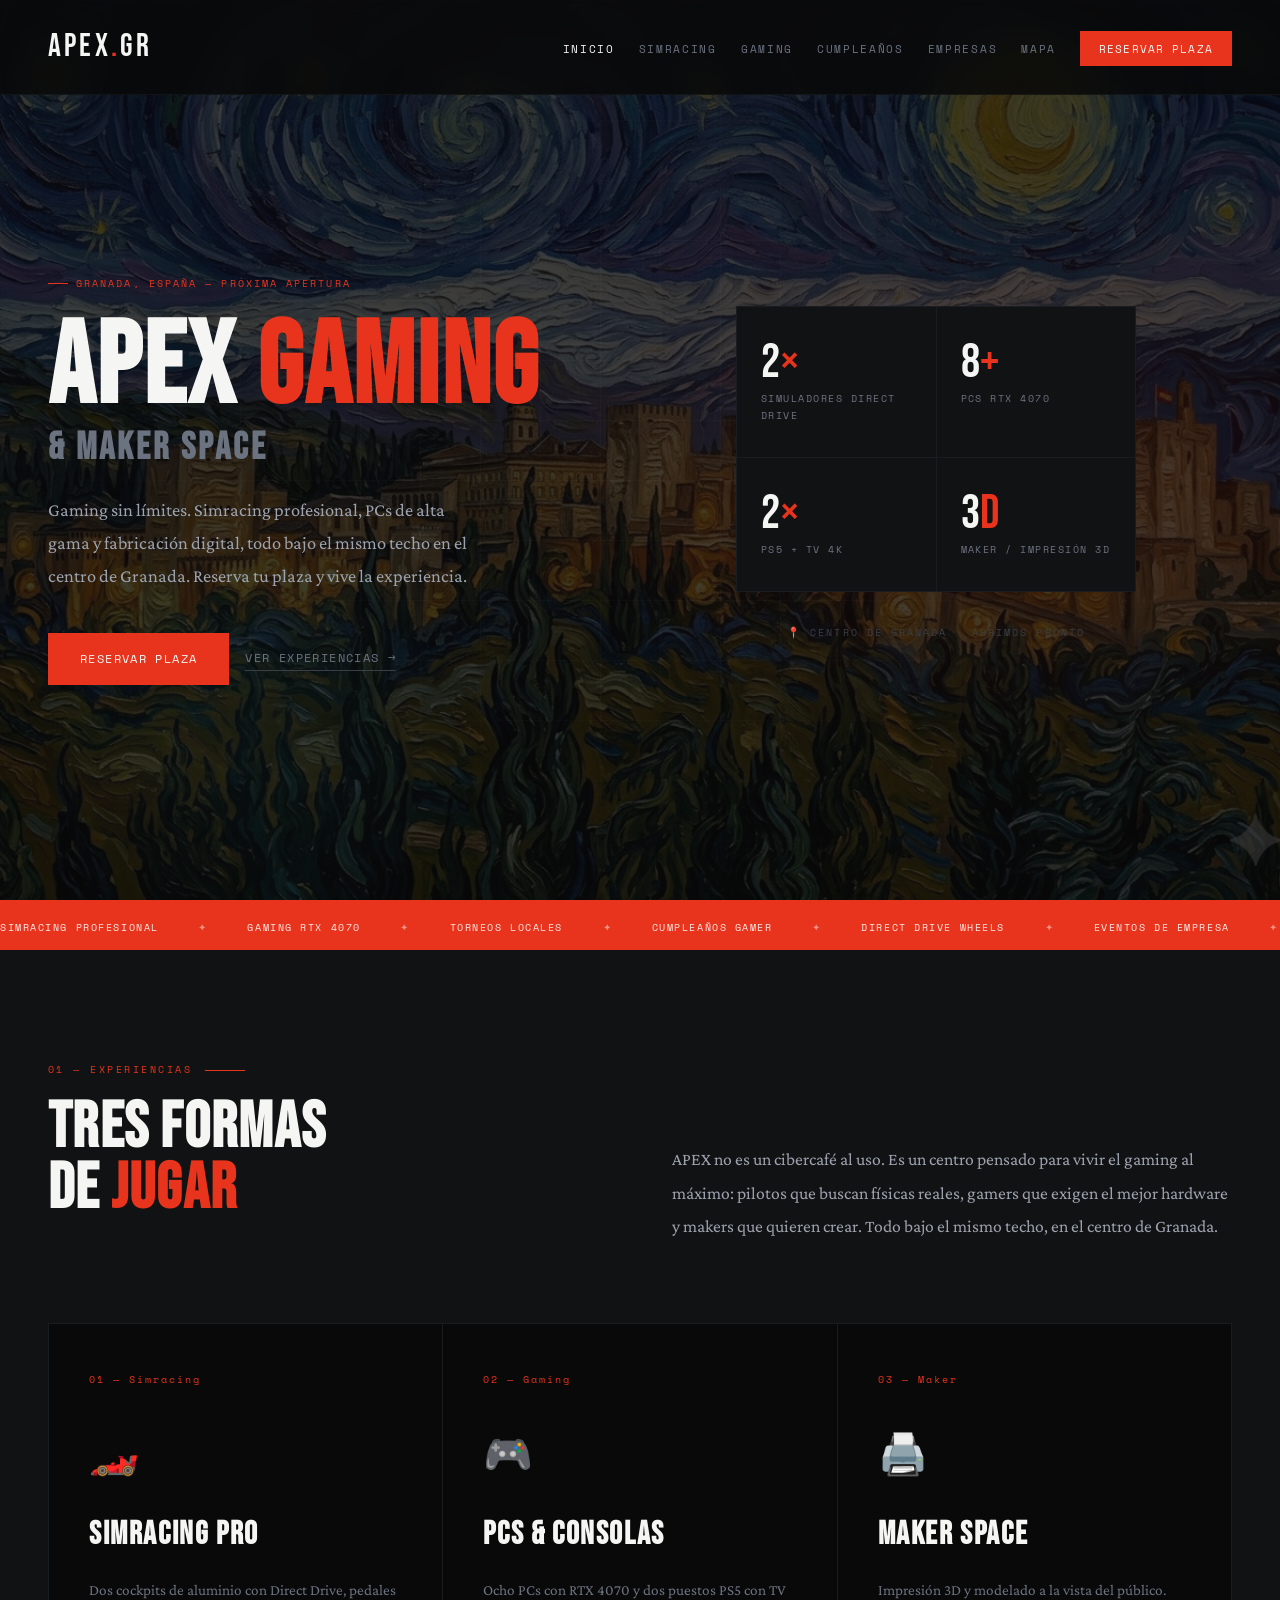
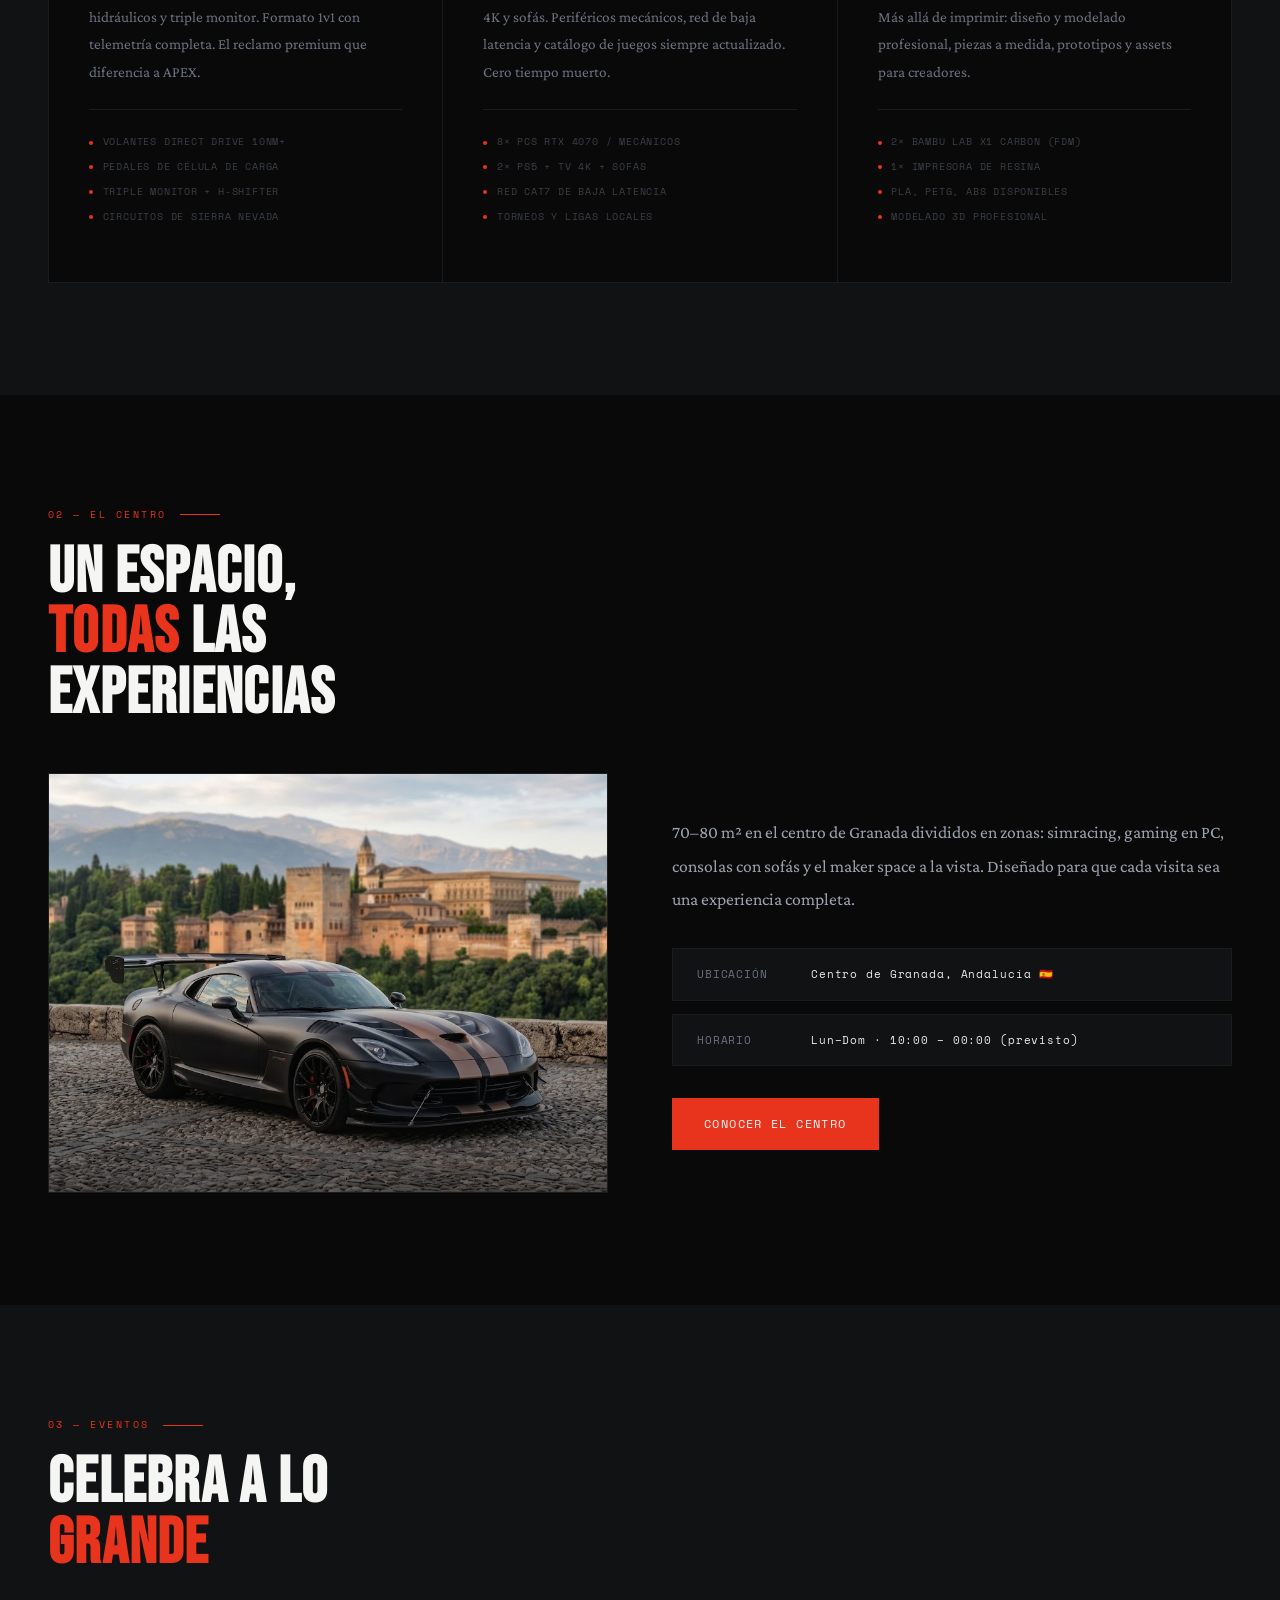
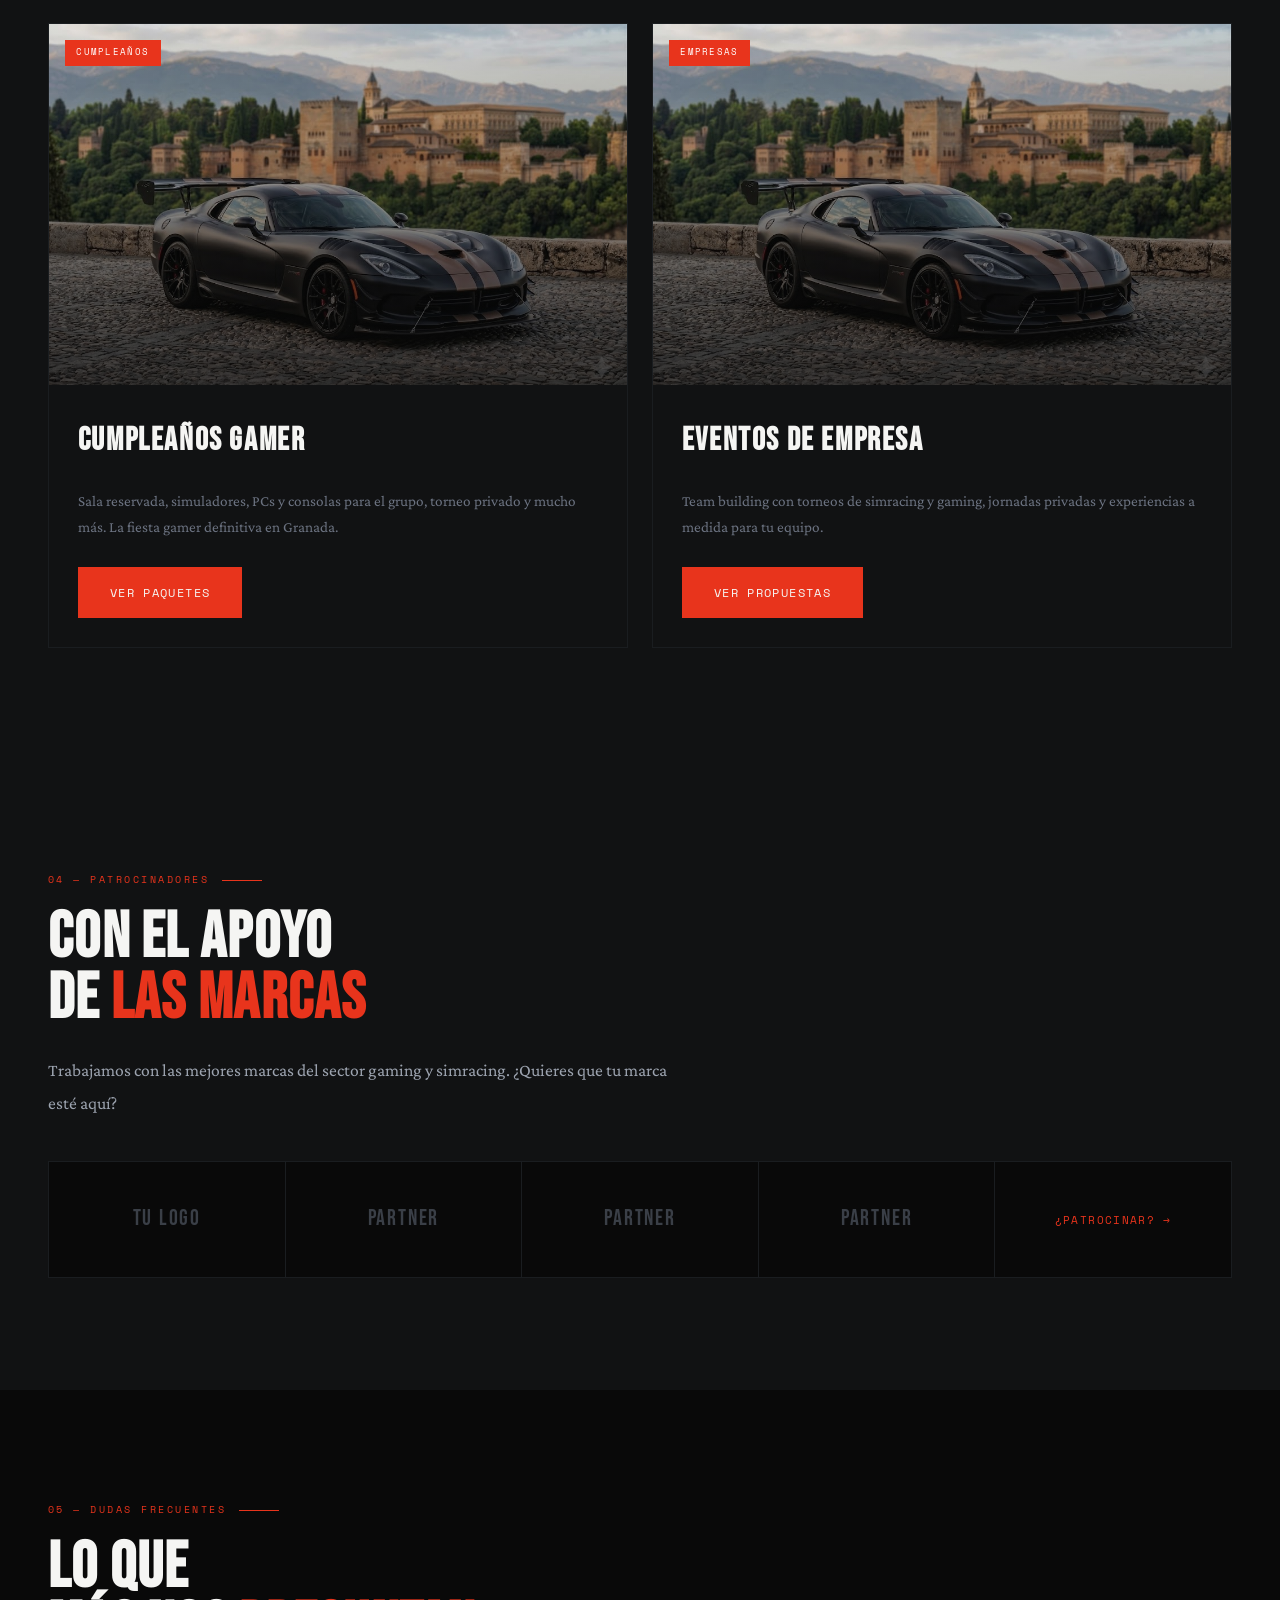
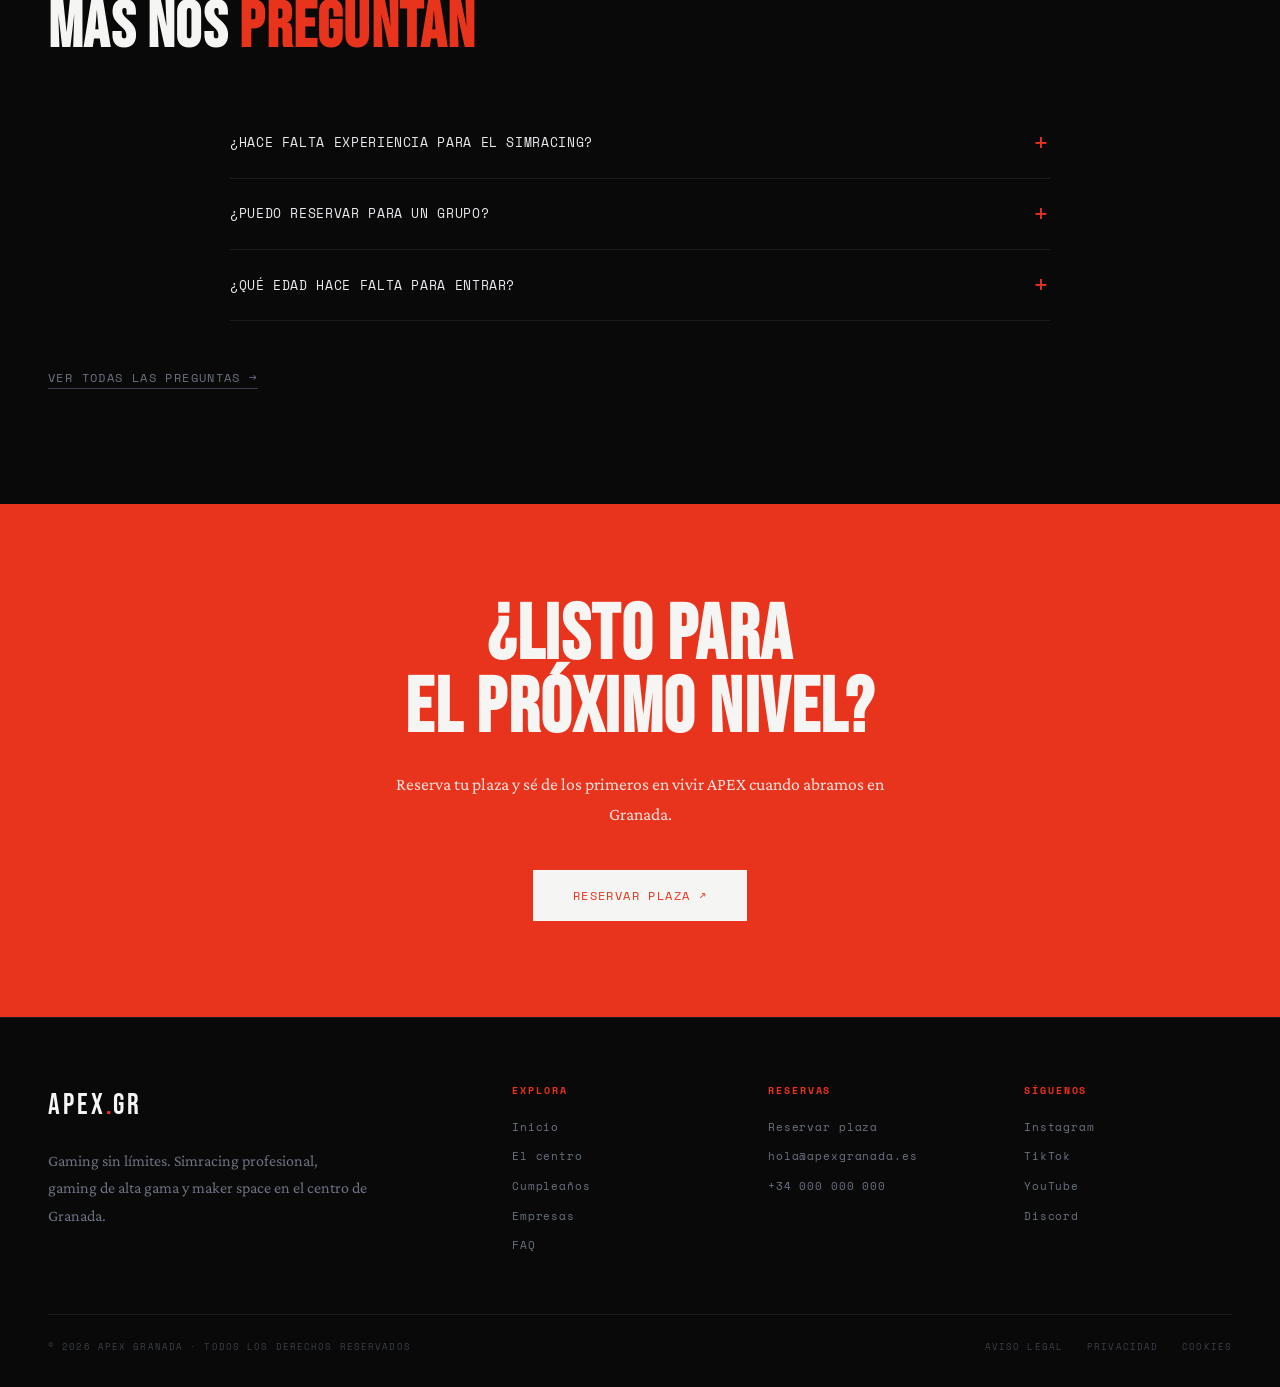
<file: index.html>
<!DOCTYPE html>
<html lang="es">
<head>
<meta charset="UTF-8">
<meta name="viewport" content="width=device-width, initial-scale=1.0">
<title>APEX Granada — Gaming, Simracing & Maker Space</title>
<meta name="description" content="APEX Granada: centro de gaming de alta gama, simracing profesional y maker space en el centro de Granada. Gaming sin límites. Reserva tu plaza.">
<link rel="icon" href="data:image/svg+xml,%3Csvg xmlns='http://www.w3.org/2000/svg' viewBox='0 0 32 32'%3E%3Crect width='32' height='32' fill='%23090909'/%3E%3Ctext x='16' y='24' font-family='Arial,sans-serif' font-size='22' font-weight='bold' fill='%23e8341c' text-anchor='middle'%3EA%3C/text%3E%3C/svg%3E">
<meta property="og:type" content="website">
<meta property="og:title" content="APEX Granada — Gaming, Simracing & Maker Space">
<meta property="og:description" content="Centro de gaming, simracing profesional y maker space en el centro de Granada. Gaming sin límites.">
<meta property="og:image" content="viper.png">
<meta property="og:locale" content="es_ES">
<meta name="twitter:card" content="summary_large_image">
<link rel="preconnect" href="https://fonts.googleapis.com">
<link rel="preconnect" href="https://fonts.gstatic.com" crossorigin>
<link href="https://fonts.googleapis.com/css2?family=Bebas+Neue&family=Space+Mono:ital,wght@0,400;0,700;1,400&family=Crimson+Pro:wght@300;400;600&display=swap" rel="stylesheet">
<link rel="stylesheet" href="assets/styles.css">
</head>
<body>

<div class="cursor" id="cursor"></div>
<div class="cursor-ring" id="cursor-ring"></div>

<nav>
  <a href="index.html" class="nav-logo">APEX<span>.</span>GR</a>
  <button class="nav-toggle" id="nav-toggle" aria-label="Abrir menú" aria-expanded="false" aria-controls="nav-links">
    <span></span><span></span><span></span>
  </button>
  <ul class="nav-links" id="nav-links">
    <li><a href="index.html">Inicio</a></li>
    <li><a href="simracing.html">Simracing</a></li>
    <li><a href="gaming.html">Gaming</a></li>
    <li><a href="cumpleanos.html">Cumpleaños</a></li>
    <li><a href="empresas.html">Empresas</a></li>
    <li><a href="centros.html#ubicacion">Mapa</a></li>
    <li><a href="reservar.html" class="nav-cta" data-sound="descubre-sound">Reservar plaza</a></li>
  </ul>
</nav>

<!-- HERO -->
<section class="hero">
  <div class="hero-grid-bg"></div>
  <div class="hero-left">
    <div class="hero-tag">Granada, España — Próxima apertura</div>
    <h1>
      APEX
      <span class="line-red">GAMING</span>
      <span class="line-sub">& Maker Space</span>
    </h1>
    <p class="hero-desc">
      Gaming sin límites. Simracing profesional, PCs de alta gama y fabricación digital, todo bajo el mismo techo en el centro de Granada. Reserva tu plaza y vive la experiencia.
    </p>
    <div class="hero-actions">
      <a href="reservar.html" class="btn-primary" data-sound="descubre-sound">Reservar plaza</a>
      <a href="#experiencias" class="btn-secondary">Ver experiencias →</a>
    </div>
  </div>
  <div class="hero-right">
    <div>
      <div class="hero-stats">
        <div class="stat-box">
          <div class="stat-number">2<span>×</span></div>
          <div class="stat-label">Simuladores Direct Drive</div>
        </div>
        <div class="stat-box">
          <div class="stat-number">8<span>+</span></div>
          <div class="stat-label">PCs RTX 4070</div>
        </div>
        <div class="stat-box">
          <div class="stat-number">2<span>×</span></div>
          <div class="stat-label">PS5 + TV 4K</div>
        </div>
        <div class="stat-box">
          <div class="stat-number">3<span>D</span></div>
          <div class="stat-label">Maker / Impresión 3D</div>
        </div>
      </div>
      <div class="hero-location">📍 Centro de Granada · Abrimos pronto</div>
    </div>
  </div>
</section>

<!-- TICKER -->
<div class="ticker">
  <div class="ticker-inner">
    SIMRACING PROFESIONAL <span>✦</span> GAMING RTX 4070 <span>✦</span> TORNEOS LOCALES <span>✦</span> CUMPLEAÑOS GAMER <span>✦</span> DIRECT DRIVE WHEELS <span>✦</span> EVENTOS DE EMPRESA <span>✦</span> PEDALES HIDRÁULICOS <span>✦</span> PS5 + TV 4K <span>✦</span> MAKER SPACE <span>✦</span> SIMRACING PROFESIONAL <span>✦</span> GAMING RTX 4070 <span>✦</span> TORNEOS LOCALES <span>✦</span> CUMPLEAÑOS GAMER <span>✦</span> DIRECT DRIVE WHEELS <span>✦</span> EVENTOS DE EMPRESA <span>✦</span> PEDALES HIDRÁULICOS <span>✦</span> PS5 + TV 4K <span>✦</span> MAKER SPACE <span>✦</span>
  </div>
</div>

<!-- EXPERIENCIAS -->
<section class="services" id="experiencias">
  <div class="services-intro reveal">
    <div>
      <div class="section-tag">01 — Experiencias</div>
      <h2>Tres formas<br>de <em>jugar</em></h2>
    </div>
    <p>
      APEX no es un cibercafé al uso. Es un centro pensado para vivir el gaming al máximo: pilotos que buscan físicas reales, gamers que exigen el mejor hardware y makers que quieren crear. Todo bajo el mismo techo, en el centro de Granada.
    </p>
  </div>
  <div class="service-grid">
    <div class="service-card reveal">
      <div class="service-num">01 — Simracing</div>
      <span class="service-icon">🏎️</span>
      <h3>Simracing Pro</h3>
      <p>Dos cockpits de aluminio con Direct Drive, pedales hidráulicos y triple monitor. Formato 1v1 con telemetría completa. El reclamo premium que diferencia a APEX.</p>
      <div class="service-specs">
        <div class="service-spec">Volantes Direct Drive 10Nm+</div>
        <div class="service-spec">Pedales de célula de carga</div>
        <div class="service-spec">Triple monitor + H-shifter</div>
        <div class="service-spec">Circuitos de Sierra Nevada</div>
      </div>
    </div>
    <div class="service-card reveal">
      <div class="service-num">02 — Gaming</div>
      <span class="service-icon">🎮</span>
      <h3>PCs & Consolas</h3>
      <p>Ocho PCs con RTX 4070 y dos puestos PS5 con TV 4K y sofás. Periféricos mecánicos, red de baja latencia y catálogo de juegos siempre actualizado. Cero tiempo muerto.</p>
      <div class="service-specs">
        <div class="service-spec">8× PCs RTX 4070 / mecánicos</div>
        <div class="service-spec">2× PS5 + TV 4K + sofás</div>
        <div class="service-spec">Red Cat7 de baja latencia</div>
        <div class="service-spec">Torneos y ligas locales</div>
      </div>
    </div>
    <div class="service-card reveal">
      <div class="service-num">03 — Maker</div>
      <span class="service-icon">🖨️</span>
      <h3>Maker Space</h3>
      <p>Impresión 3D y modelado a la vista del público. Más allá de imprimir: diseño y modelado profesional, piezas a medida, prototipos y assets para creadores.</p>
      <div class="service-specs">
        <div class="service-spec">2× Bambu Lab X1 Carbon (FDM)</div>
        <div class="service-spec">1× Impresora de resina</div>
        <div class="service-spec">PLA, PETG, ABS disponibles</div>
        <div class="service-spec">Modelado 3D profesional</div>
      </div>
    </div>
  </div>
</section>

<!-- CENTRO GRANADA (teaser) -->
<section class="simracing">
  <div class="section-tag reveal">02 — El centro</div>
  <h2 class="reveal">Un espacio,<br><em>todas</em> las<br>experiencias</h2>
  <div class="split">
    <div class="split-media reveal" role="img" aria-label="Centro APEX en Granada"></div>
    <div class="reveal">
      <p class="lead">
        70–80 m² en el centro de Granada divididos en zonas: simracing, gaming en PC, consolas con sofás y el maker space a la vista. Diseñado para que cada visita sea una experiencia completa.
      </p>
      <div class="contact-items" style="margin-top:2rem;">
        <div class="contact-item"><span class="contact-item-label">Ubicación</span><span class="contact-item-val">Centro de Granada, Andalucía 🇪🇸</span></div>
        <div class="contact-item"><span class="contact-item-label">Horario</span><span class="contact-item-val">Lun–Dom · 10:00 – 00:00 (previsto)</span></div>
      </div>
      <div style="margin-top:2rem;">
        <a href="centros.html" class="btn-primary">Conocer el centro</a>
      </div>
    </div>
  </div>
</section>

<!-- EVENTOS: cumpleaños + empresas -->
<section class="services">
  <div class="section-tag reveal">03 — Eventos</div>
  <h2 class="reveal">Celebra a lo<br><em>grande</em></h2>
  <div class="centers-grid">
    <div class="center-card reveal">
      <div class="center-media" role="img" aria-label="Cumpleaños gamer en APEX">
        <span class="center-badge">Cumpleaños</span>
      </div>
      <div class="center-body">
        <h3>Cumpleaños gamer</h3>
        <p style="color:var(--c-slate);font-size:0.95rem;line-height:1.7;">Sala reservada, simuladores, PCs y consolas para el grupo, torneo privado y mucho más. La fiesta gamer definitiva en Granada.</p>
        <a href="cumpleanos.html" class="btn-primary">Ver paquetes</a>
      </div>
    </div>
    <div class="center-card reveal">
      <div class="center-media" role="img" aria-label="Eventos de empresa en APEX">
        <span class="center-badge">Empresas</span>
      </div>
      <div class="center-body">
        <h3>Eventos de empresa</h3>
        <p style="color:var(--c-slate);font-size:0.95rem;line-height:1.7;">Team building con torneos de simracing y gaming, jornadas privadas y experiencias a medida para tu equipo.</p>
        <a href="empresas.html" class="btn-primary">Ver propuestas</a>
      </div>
    </div>
  </div>
</section>

<!-- PATROCINADORES -->
<section class="sponsors">
  <div class="section-tag reveal">04 — Patrocinadores</div>
  <h2 class="reveal">Con el apoyo<br>de <em>las marcas</em></h2>
  <p class="lead reveal">Trabajamos con las mejores marcas del sector gaming y simracing. ¿Quieres que tu marca esté aquí?</p>
  <div class="sponsors-track reveal">
    <div class="sponsor">TU LOGO</div>
    <div class="sponsor">PARTNER</div>
    <div class="sponsor">PARTNER</div>
    <div class="sponsor">PARTNER</div>
    <a href="reservar.html?tipo=empresa" class="sponsor join">¿Patrocinar? →</a>
  </div>
</section>

<!-- FAQ teaser -->
<section class="location-section">
  <div class="section-tag reveal">05 — Dudas frecuentes</div>
  <h2 class="reveal">Lo que<br>más nos <em>preguntan</em></h2>
  <div class="faq reveal">
    <div class="faq-item">
      <button class="faq-q" aria-expanded="false">¿Hace falta experiencia para el simracing?<span class="faq-icon">+</span></button>
      <div class="faq-a"><div class="faq-a-inner">Para nada. Ajustamos las ayudas y la dificultad a tu nivel: desde quien nunca ha tocado un volante hasta pilotos que buscan décimas. Siempre hay alguien para ayudarte.</div></div>
    </div>
    <div class="faq-item">
      <button class="faq-q" aria-expanded="false">¿Puedo reservar para un grupo?<span class="faq-icon">+</span></button>
      <div class="faq-a"><div class="faq-a-inner">Sí. Puedes reservar varios puestos a la vez e incluso la sala completa para cumpleaños y eventos. Escríbenos con la fecha y el número de personas.</div></div>
    </div>
    <div class="faq-item">
      <button class="faq-q" aria-expanded="false">¿Qué edad hace falta para entrar?<span class="faq-icon">+</span></button>
      <div class="faq-a"><div class="faq-a-inner">El centro es para todos los públicos. Los menores de cierta edad deben venir acompañados o con autorización; respetamos siempre la clasificación PEGI de cada juego.</div></div>
    </div>
  </div>
  <div style="margin-top:2.5rem;" class="reveal">
    <a href="faq.html" class="btn-secondary">Ver todas las preguntas →</a>
  </div>
</section>

<!-- CTA -->
<section class="cta-band">
  <h2>¿Listo para<br>el próximo nivel?</h2>
  <p>Reserva tu plaza y sé de los primeros en vivir APEX cuando abramos en Granada.</p>
  <a href="reservar.html" class="btn-light" data-sound="descubre-sound">Reservar plaza ↗</a>
</section>

<!-- FOOTER -->
<footer class="site-footer">
  <div class="footer-cols">
    <div class="footer-brand">
      <div class="footer-logo">APEX<span>.</span>GR</div>
      <p class="footer-tagline">Gaming sin límites. Simracing profesional, gaming de alta gama y maker space en el centro de Granada.</p>
    </div>
    <div class="footer-col">
      <h5>Explora</h5>
      <a href="index.html">Inicio</a>
      <a href="centros.html">El centro</a>
      <a href="cumpleanos.html">Cumpleaños</a>
      <a href="empresas.html">Empresas</a>
      <a href="faq.html">FAQ</a>
    </div>
    <div class="footer-col">
      <h5>Reservas</h5>
      <a href="reservar.html">Reservar plaza</a>
      <a href="mailto:hola@apexgranada.es">hola@apexgranada.es</a>
      <a href="tel:+34000000000">+34 000 000 000</a>
    </div>
    <div class="footer-col">
      <h5>Síguenos</h5>
      <a href="#">Instagram</a>
      <a href="#">TikTok</a>
      <a href="#">YouTube</a>
      <a href="#">Discord</a>
    </div>
  </div>
  <div class="footer-bottom">
    <p>© 2026 APEX Granada · Todos los derechos reservados</p>
    <div class="footer-legal">
      <a href="#">Aviso legal</a>
      <a href="#">Privacidad</a>
      <a href="#">Cookies</a>
    </div>
  </div>
</footer>

<audio id="descubre-sound" src="reservar.mp3" preload="auto"></audio>

<script src="assets/site.js"></script>
</body>
</html>
</file>
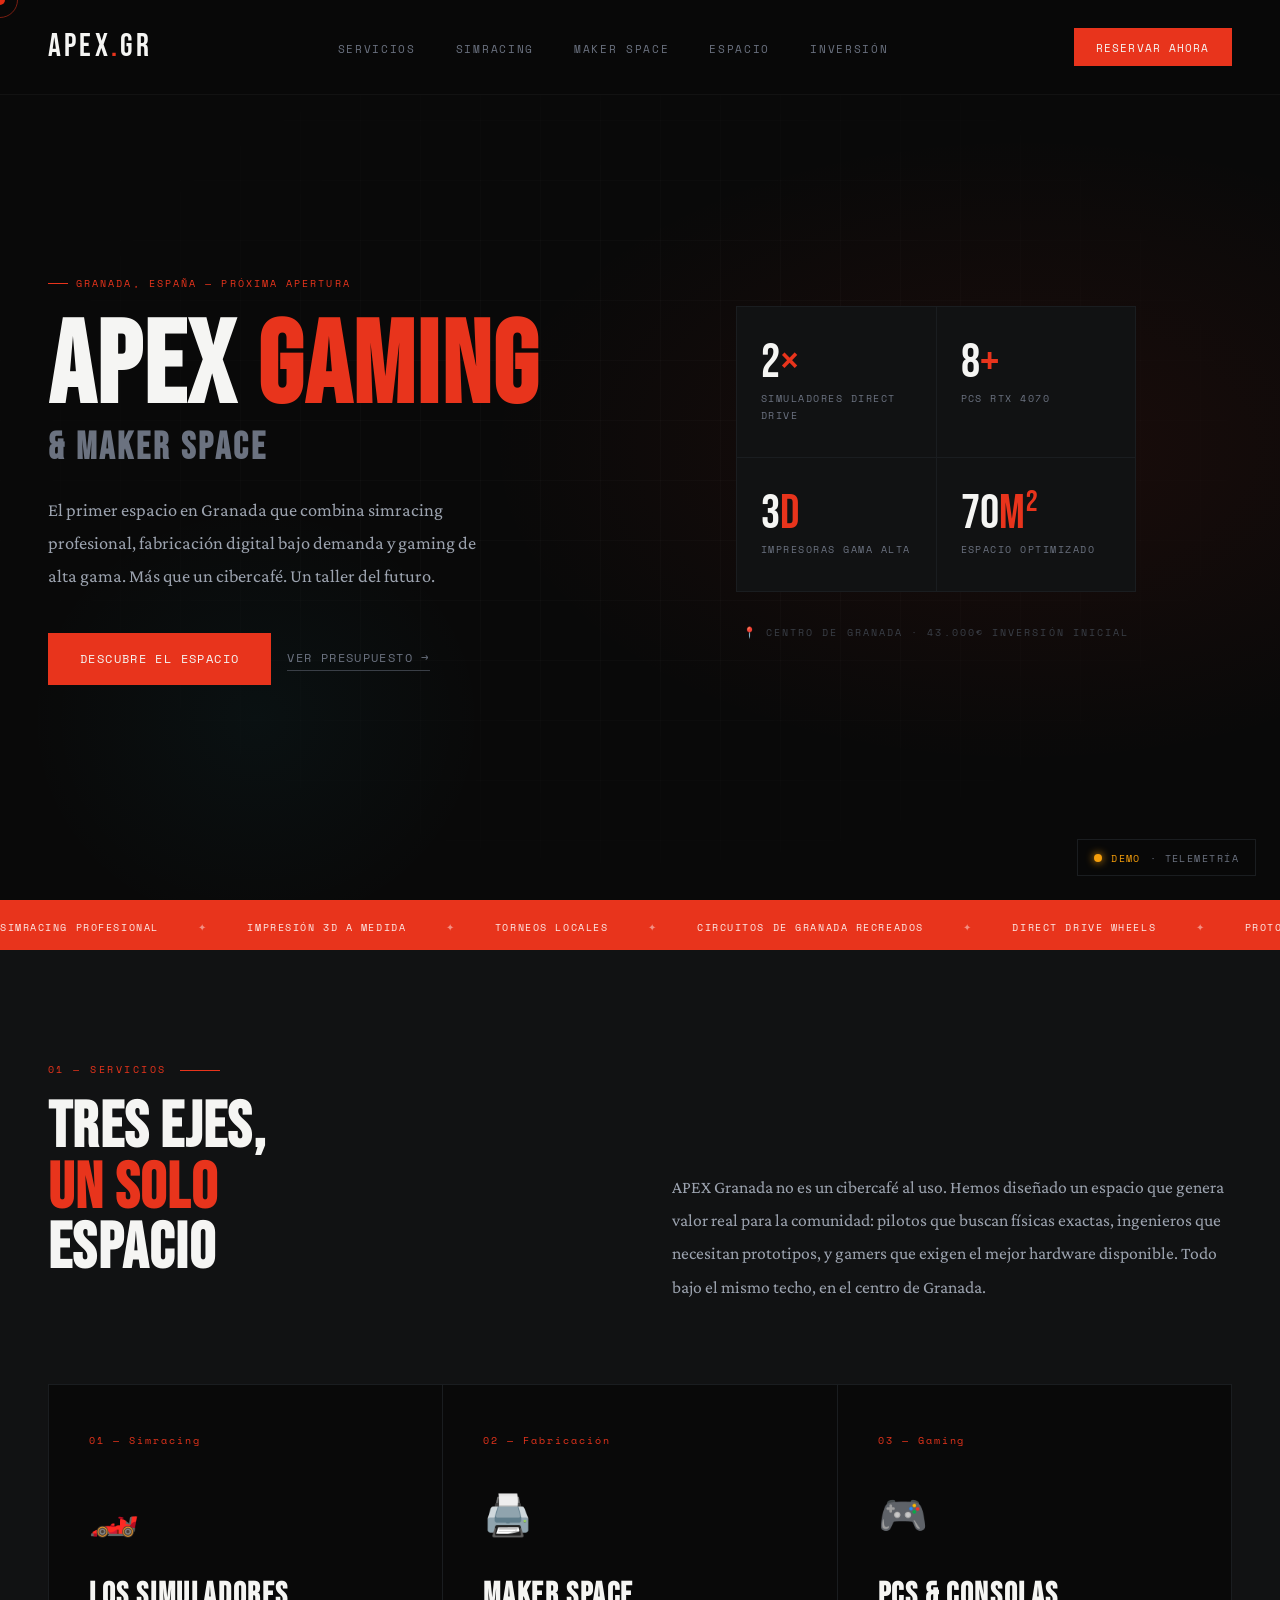
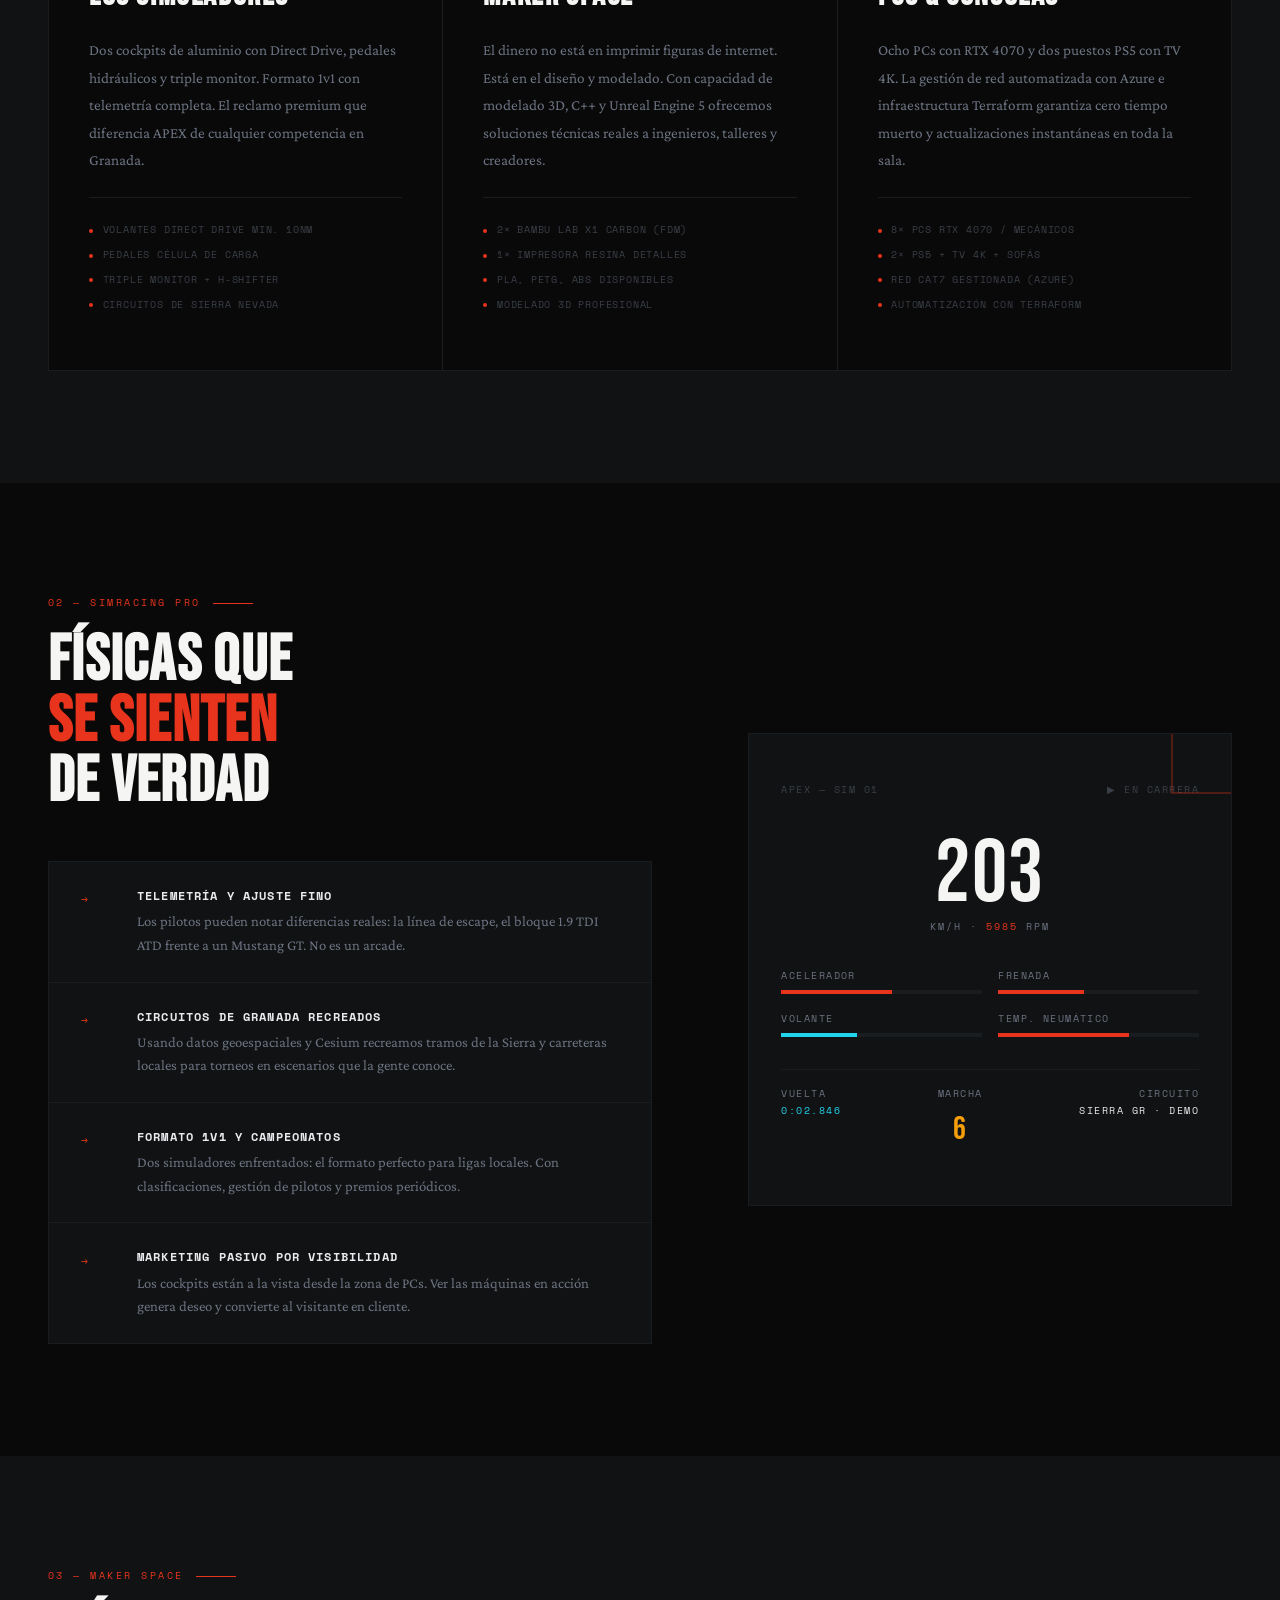
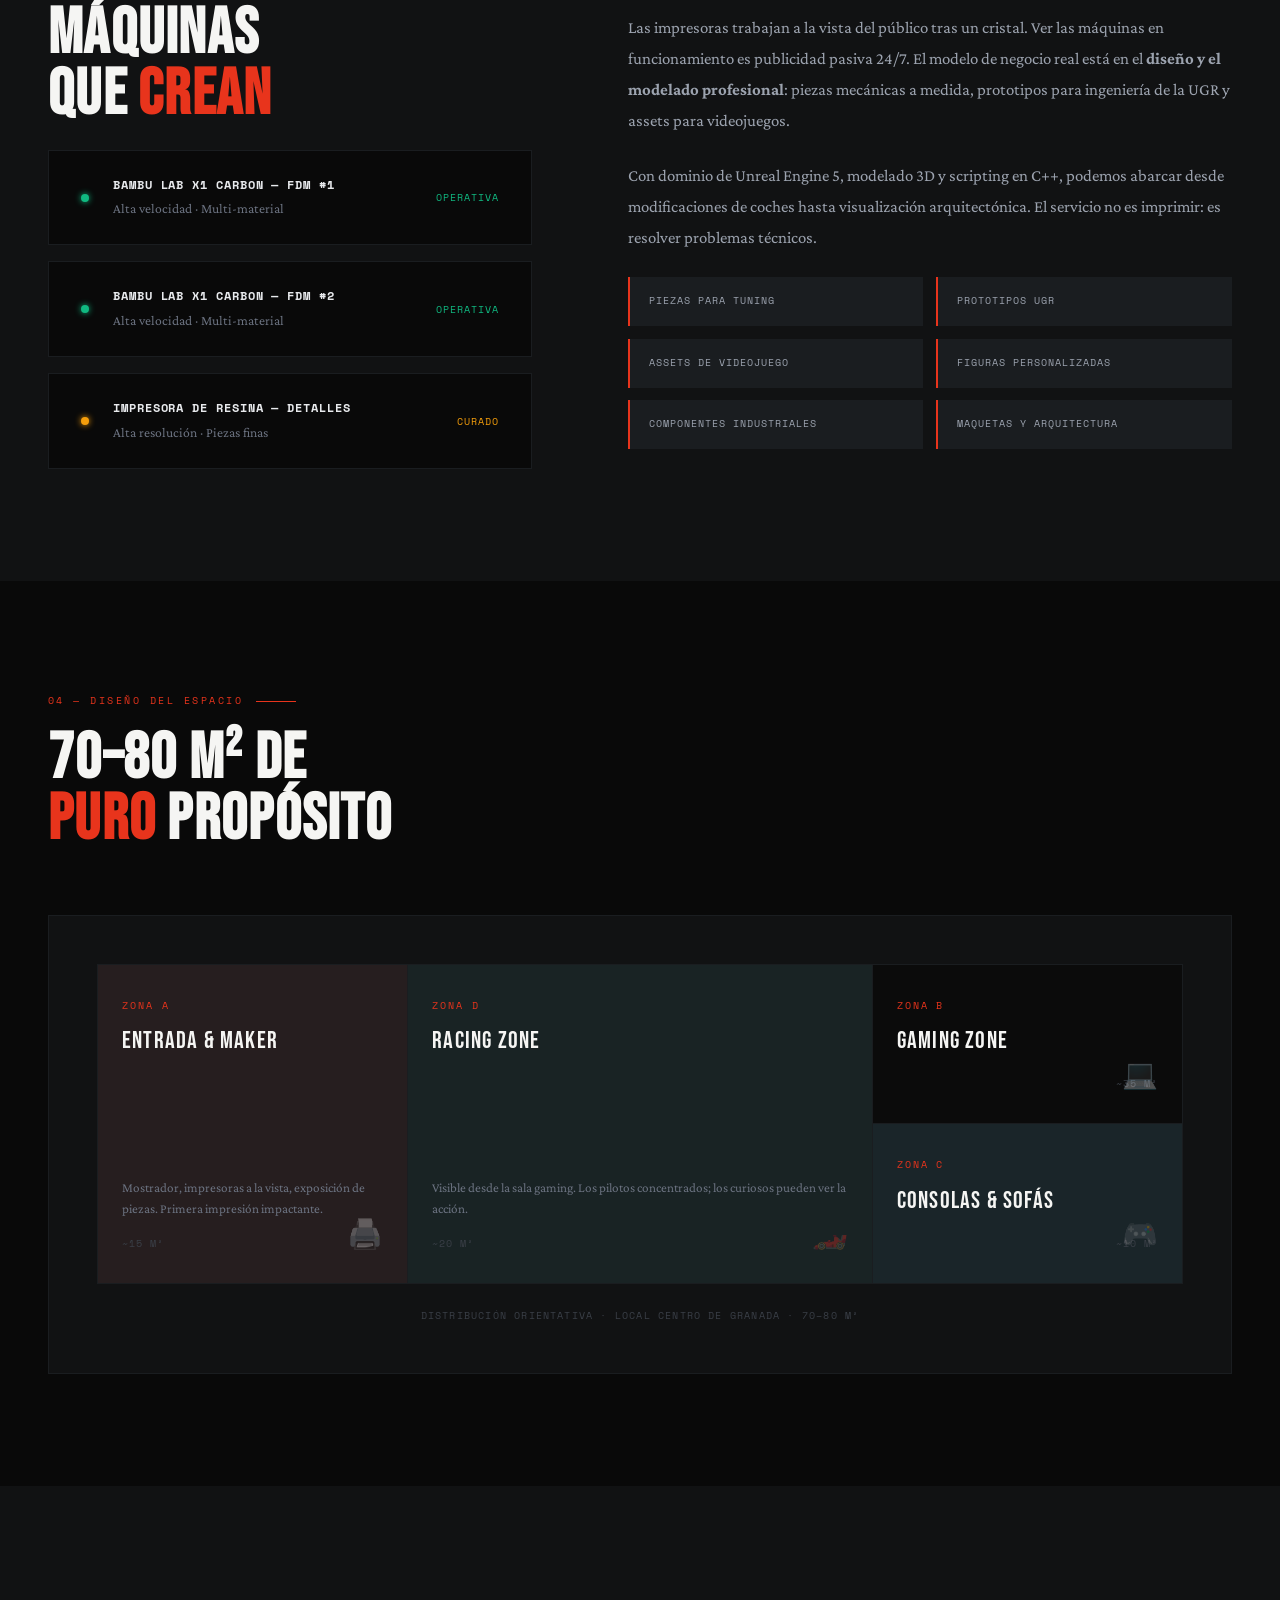
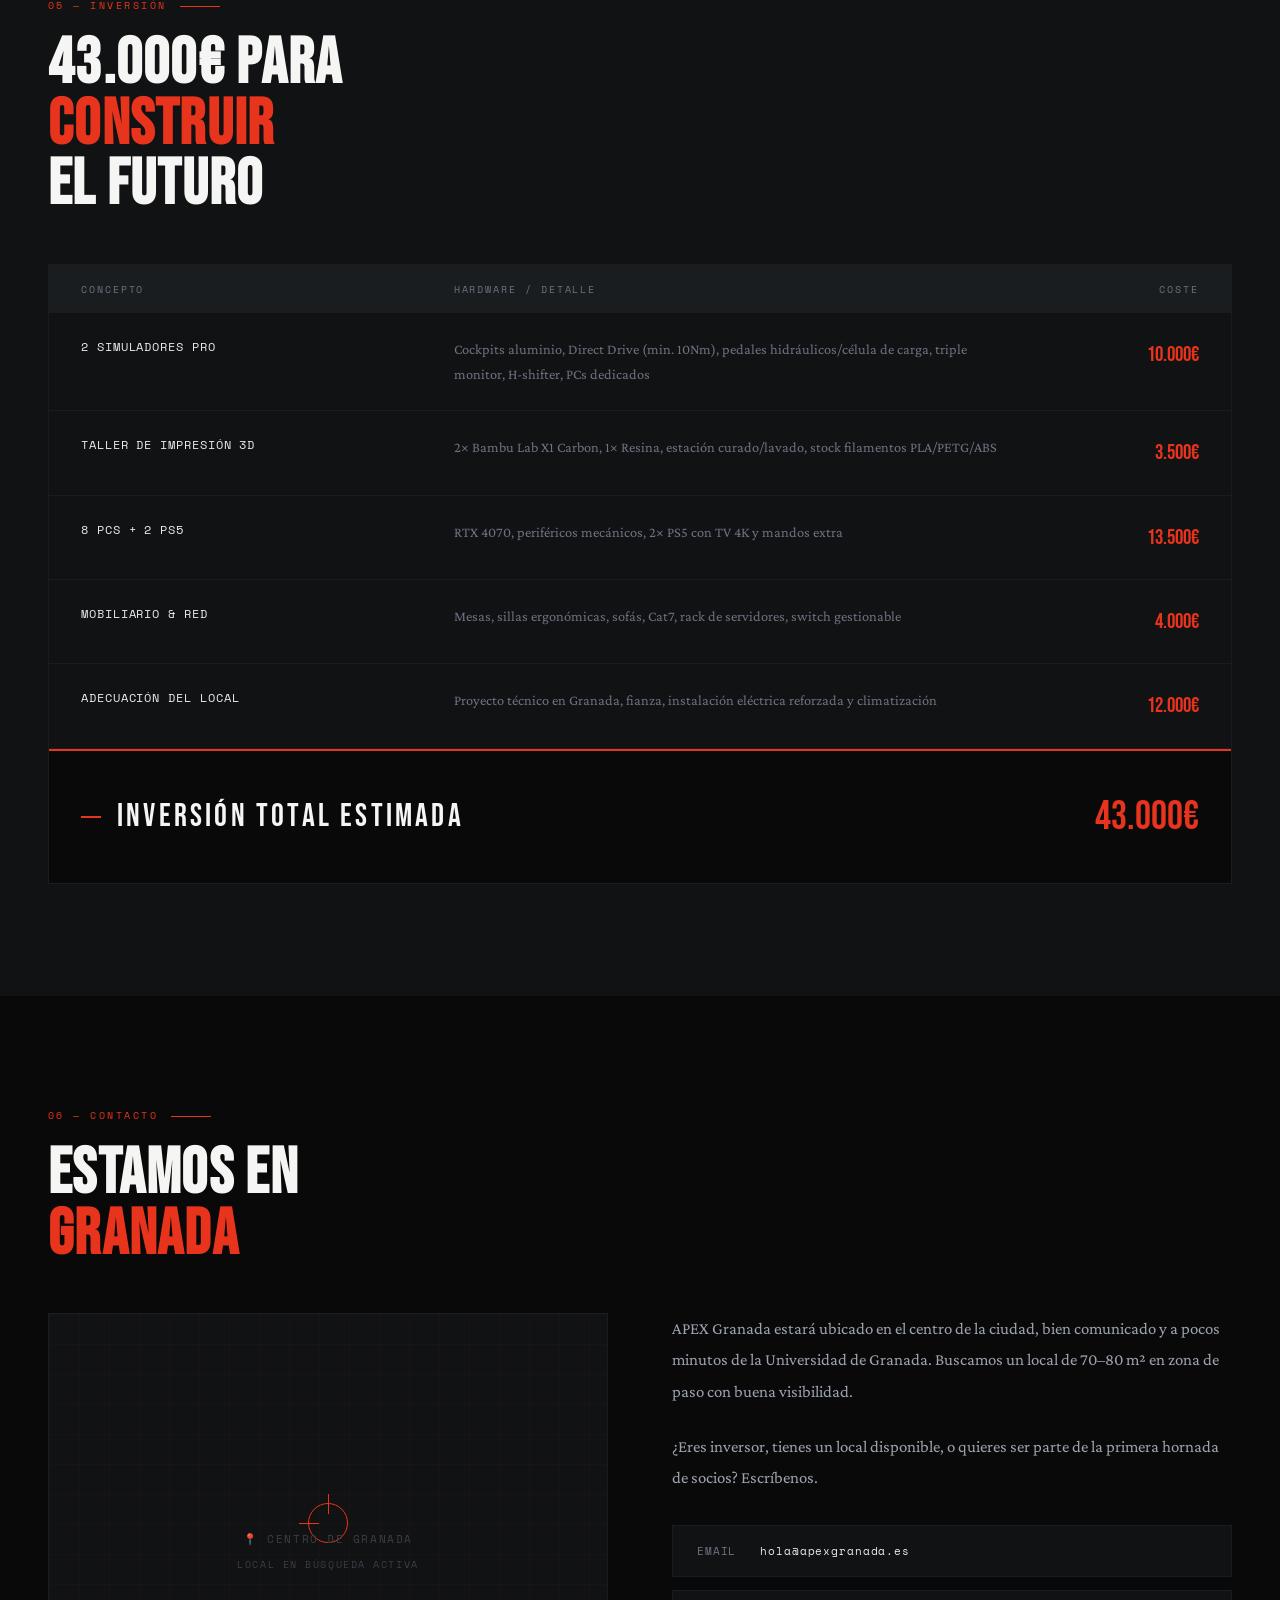
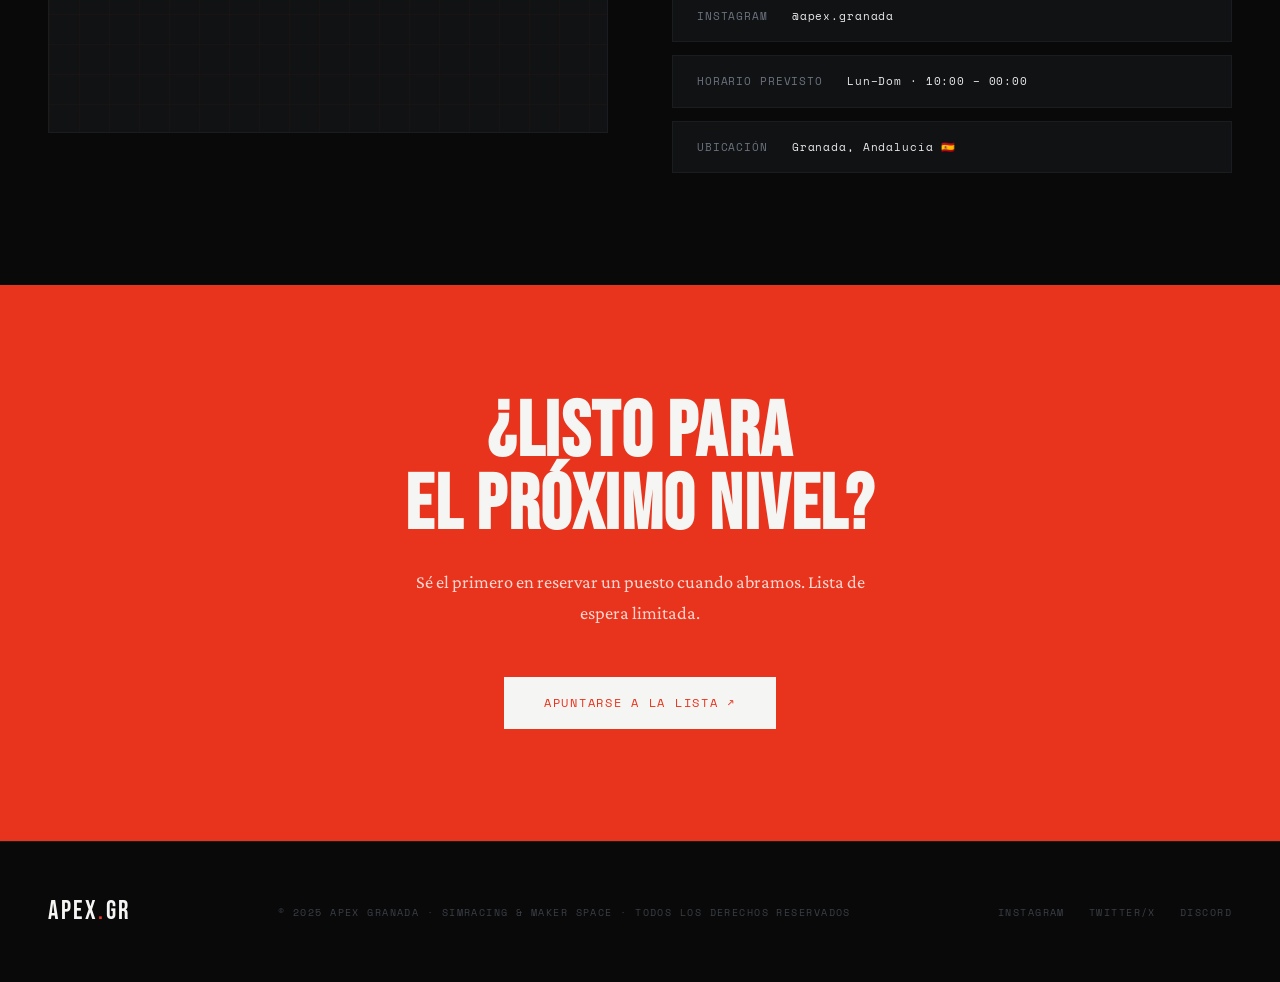
<file: apex-granada.html>
<!DOCTYPE html>
<html lang="es">
<head>
<meta charset="UTF-8">
<meta name="viewport" content="width=device-width, initial-scale=1.0">
<title>APEX Granada — Simracing & Maker Space</title>
<link href="https://fonts.googleapis.com/css2?family=Bebas+Neue&family=Space+Mono:ital,wght@0,400;0,700;1,400&family=Crimson+Pro:wght@300;400;600&display=swap" rel="stylesheet">
<style>
  :root {
    --c-void: #090909;
    --c-carbon: #111213;
    --c-steel: #1a1d20;
    --c-chrome: #252930;
    --c-fog: #3a3f47;
    --c-slate: #6b7280;
    --c-silver: #9ca3af;
    --c-light: #e8eaed;
    --c-white: #f5f5f3;
    --c-red: #e8341c;
    --c-red-glow: #ff4422;
    --c-amber: #f59e0b;
    --c-cyan: #22d3ee;
    --c-green: #10b981;
    --accent: var(--c-red);
    --font-display: 'Bebas Neue', sans-serif;
    --font-mono: 'Space Mono', monospace;
    --font-body: 'Crimson Pro', serif;
  }

  *, *::before, *::after { margin: 0; padding: 0; box-sizing: border-box; }
  html { scroll-behavior: smooth; }

  body {
    background: var(--c-void);
    color: var(--c-light);
    font-family: var(--font-body);
    font-size: 18px;
    line-height: 1.7;
    overflow-x: hidden;
    cursor: none;
  }

  /* Custom cursor */
  .cursor {
    position: fixed;
    width: 10px;
    height: 10px;
    background: var(--c-red);
    border-radius: 50%;
    pointer-events: none;
    z-index: 9999;
    transform: translate(-50%, -50%);
    transition: transform 0.1s ease, background 0.2s;
    mix-blend-mode: difference;
  }
  .cursor-ring {
    position: fixed;
    width: 36px;
    height: 36px;
    border: 1px solid rgba(232,52,28,0.5);
    border-radius: 50%;
    pointer-events: none;
    z-index: 9998;
    transform: translate(-50%, -50%);
    transition: transform 0.15s ease, width 0.2s, height 0.2s, border-color 0.2s;
  }

  /* NAV */
  nav {
    position: fixed;
    top: 0; left: 0; right: 0;
    z-index: 100;
    display: flex;
    justify-content: space-between;
    align-items: center;
    padding: 1.25rem 3rem;
    border-bottom: 1px solid rgba(255,255,255,0.04);
    background: rgba(9,9,9,0.85);
    backdrop-filter: blur(12px);
  }
  .nav-logo {
    font-family: var(--font-display);
    font-size: 2rem;
    letter-spacing: 0.1em;
    color: var(--c-white);
    text-decoration: none;
  }
  .nav-logo span { color: var(--c-red); }
  .nav-links {
    display: flex;
    gap: 2.5rem;
    list-style: none;
  }
  .nav-links a {
    font-family: var(--font-mono);
    font-size: 0.7rem;
    letter-spacing: 0.15em;
    text-transform: uppercase;
    color: var(--c-slate);
    text-decoration: none;
    transition: color 0.2s;
  }
  .nav-links a:hover { color: var(--c-white); }
  .nav-cta {
    font-family: var(--font-mono);
    font-size: 0.7rem;
    letter-spacing: 0.1em;
    text-transform: uppercase;
    background: var(--c-red);
    color: var(--c-white);
    border: none;
    padding: 0.6rem 1.4rem;
    cursor: none;
    text-decoration: none;
    transition: background 0.2s;
  }
  .nav-cta:hover { background: var(--c-red-glow); }

  /* HERO */
  .hero {
    min-height: 100vh;
    display: grid;
    grid-template-columns: 1fr 1fr;
    align-items: center;
    padding: 7rem 3rem 4rem;
    position: relative;
    overflow: hidden;
  }
  .hero::before {
    content: '';
    position: absolute;
    inset: 0;
    background: 
      radial-gradient(ellipse 60% 50% at 80% 50%, rgba(232,52,28,0.08) 0%, transparent 70%),
      radial-gradient(ellipse 30% 40% at 20% 80%, rgba(34,211,238,0.04) 0%, transparent 60%);
  }
  .hero-grid-bg {
    position: absolute;
    inset: 0;
    background-image: 
      linear-gradient(rgba(255,255,255,0.02) 1px, transparent 1px),
      linear-gradient(90deg, rgba(255,255,255,0.02) 1px, transparent 1px);
    background-size: 60px 60px;
    mask-image: radial-gradient(ellipse at center, black 30%, transparent 80%);
  }
  .hero-left {
    position: relative;
    z-index: 2;
  }
  .hero-tag {
    display: inline-flex;
    align-items: center;
    gap: 0.5rem;
    font-family: var(--font-mono);
    font-size: 0.65rem;
    letter-spacing: 0.2em;
    text-transform: uppercase;
    color: var(--c-red);
    margin-bottom: 1.5rem;
  }
  .hero-tag::before {
    content: '';
    display: inline-block;
    width: 20px;
    height: 1px;
    background: var(--c-red);
  }
  h1 {
    font-family: var(--font-display);
    font-size: clamp(5rem, 9vw, 9rem);
    line-height: 0.92;
    letter-spacing: 0.02em;
    color: var(--c-white);
    margin-bottom: 0.15em;
  }
  h1 .line-red { color: var(--c-red); }
  h1 .line-sub {
    font-size: clamp(1.8rem, 3vw, 3rem);
    color: var(--c-slate);
    display: block;
    letter-spacing: 0.08em;
    margin-top: 0.2em;
  }
  .hero-desc {
    font-family: var(--font-body);
    font-size: 1.15rem;
    color: var(--c-silver);
    max-width: 440px;
    margin: 1.8rem 0 2.5rem;
    line-height: 1.8;
  }
  .hero-actions {
    display: flex;
    gap: 1rem;
    align-items: center;
  }
  .btn-primary {
    font-family: var(--font-mono);
    font-size: 0.72rem;
    letter-spacing: 0.12em;
    text-transform: uppercase;
    background: var(--c-red);
    color: var(--c-white);
    padding: 1rem 2rem;
    text-decoration: none;
    transition: background 0.2s;
    cursor: none;
    display: inline-block;
  }
  .btn-primary:hover { background: var(--c-red-glow); }
  .btn-secondary {
    font-family: var(--font-mono);
    font-size: 0.72rem;
    letter-spacing: 0.12em;
    text-transform: uppercase;
    color: var(--c-slate);
    text-decoration: none;
    border-bottom: 1px solid var(--c-fog);
    padding-bottom: 2px;
    cursor: none;
    transition: color 0.2s, border-color 0.2s;
  }
  .btn-secondary:hover { color: var(--c-white); border-color: var(--c-silver); }

  .hero-right {
    position: relative;
    z-index: 2;
    display: flex;
    justify-content: center;
  }
  .hero-stats {
    display: grid;
    grid-template-columns: 1fr 1fr;
    gap: 1px;
    background: var(--c-steel);
    border: 1px solid var(--c-steel);
    max-width: 400px;
    width: 100%;
  }
  .stat-box {
    background: var(--c-carbon);
    padding: 2rem 1.5rem;
    position: relative;
    overflow: hidden;
  }
  .stat-box::before {
    content: '';
    position: absolute;
    top: 0; left: 0;
    width: 3px;
    height: 100%;
    background: var(--c-red);
    opacity: 0;
    transition: opacity 0.3s;
  }
  .stat-box:hover::before { opacity: 1; }
  .stat-number {
    font-family: var(--font-display);
    font-size: 3rem;
    color: var(--c-white);
    line-height: 1;
    margin-bottom: 0.25rem;
  }
  .stat-number span { color: var(--c-red); }
  .stat-label {
    font-family: var(--font-mono);
    font-size: 0.62rem;
    letter-spacing: 0.15em;
    text-transform: uppercase;
    color: var(--c-slate);
  }
  .hero-location {
    margin-top: 2rem;
    font-family: var(--font-mono);
    font-size: 0.65rem;
    letter-spacing: 0.2em;
    color: var(--c-fog);
    text-transform: uppercase;
    text-align: center;
  }

  /* TICKER */
  .ticker {
    background: var(--c-red);
    overflow: hidden;
    white-space: nowrap;
    padding: 0.6rem 0;
  }
  .ticker-inner {
    display: inline-block;
    animation: ticker 20s linear infinite;
    font-family: var(--font-mono);
    font-size: 0.65rem;
    letter-spacing: 0.15em;
    text-transform: uppercase;
    color: rgba(255,255,255,0.9);
  }
  .ticker-inner span { margin: 0 2rem; opacity: 0.5; }
  @keyframes ticker {
    0% { transform: translateX(0); }
    100% { transform: translateX(-50%); }
  }

  /* SECTIONS */
  section { padding: 7rem 3rem; position: relative; }
  .section-tag {
    font-family: var(--font-mono);
    font-size: 0.62rem;
    letter-spacing: 0.25em;
    text-transform: uppercase;
    color: var(--c-red);
    margin-bottom: 1.2rem;
    display: flex;
    align-items: center;
    gap: 0.8rem;
  }
  .section-tag::after {
    content: '';
    display: inline-block;
    flex: 1;
    max-width: 40px;
    height: 1px;
    background: var(--c-red);
  }
  h2 {
    font-family: var(--font-display);
    font-size: clamp(3rem, 5vw, 5.5rem);
    line-height: 0.95;
    letter-spacing: 0.02em;
    color: var(--c-white);
    margin-bottom: 1.5rem;
  }
  h2 em { font-style: normal; color: var(--c-red); }
  h3 {
    font-family: var(--font-display);
    font-size: 2rem;
    letter-spacing: 0.05em;
    color: var(--c-white);
    margin-bottom: 0.75rem;
  }

  /* SERVICES */
  .services { background: var(--c-carbon); }
  .services-intro {
    display: grid;
    grid-template-columns: 1fr 1fr;
    gap: 4rem;
    align-items: end;
    margin-bottom: 5rem;
  }
  .services-intro p {
    color: var(--c-silver);
    font-size: 1.1rem;
    line-height: 1.9;
  }
  .service-grid {
    display: grid;
    grid-template-columns: repeat(3, 1fr);
    gap: 1px;
    background: var(--c-steel);
    border: 1px solid var(--c-steel);
  }
  .service-card {
    background: var(--c-void);
    padding: 3rem 2.5rem;
    position: relative;
    overflow: hidden;
    transition: background 0.3s;
  }
  .service-card::after {
    content: '';
    position: absolute;
    bottom: 0; left: 0; right: 0;
    height: 2px;
    background: var(--c-red);
    transform: scaleX(0);
    transform-origin: left;
    transition: transform 0.4s cubic-bezier(0.65,0,0.35,1);
  }
  .service-card:hover::after { transform: scaleX(1); }
  .service-card:hover { background: var(--c-carbon); }
  .service-num {
    font-family: var(--font-mono);
    font-size: 0.62rem;
    letter-spacing: 0.2em;
    color: var(--c-red);
    margin-bottom: 2rem;
  }
  .service-icon {
    font-size: 2.5rem;
    margin-bottom: 1.2rem;
    display: block;
  }
  .service-card p {
    color: var(--c-slate);
    font-size: 0.95rem;
    line-height: 1.8;
    margin-top: 0.8rem;
  }
  .service-specs {
    margin-top: 1.5rem;
    padding-top: 1.5rem;
    border-top: 1px solid var(--c-steel);
  }
  .service-spec {
    display: flex;
    align-items: center;
    gap: 0.6rem;
    font-family: var(--font-mono);
    font-size: 0.62rem;
    letter-spacing: 0.08em;
    color: var(--c-fog);
    margin-bottom: 0.5rem;
    text-transform: uppercase;
  }
  .service-spec::before {
    content: '';
    display: inline-block;
    width: 4px;
    height: 4px;
    background: var(--c-red);
    border-radius: 50%;
    flex-shrink: 0;
  }

  /* SIMRACING */
  .simracing {
    background: var(--c-void);
    overflow: hidden;
  }
  .sim-layout {
    display: grid;
    grid-template-columns: 5fr 4fr;
    gap: 6rem;
    align-items: center;
  }
  .sim-features {
    margin-top: 3rem;
    display: flex;
    flex-direction: column;
    gap: 1px;
    background: var(--c-steel);
    border: 1px solid var(--c-steel);
  }
  .sim-feature {
    background: var(--c-carbon);
    padding: 1.5rem 2rem;
    display: flex;
    align-items: flex-start;
    gap: 1.5rem;
    transition: background 0.2s;
  }
  .sim-feature:hover { background: var(--c-steel); }
  .sim-feature-num {
    font-family: var(--font-mono);
    font-size: 0.7rem;
    color: var(--c-red);
    min-width: 2rem;
    padding-top: 0.2rem;
  }
  .sim-feature-content h4 {
    font-family: var(--font-mono);
    font-size: 0.72rem;
    letter-spacing: 0.1em;
    text-transform: uppercase;
    color: var(--c-light);
    margin-bottom: 0.3rem;
  }
  .sim-feature-content p {
    font-size: 0.92rem;
    color: var(--c-slate);
    line-height: 1.6;
  }
  .sim-visual {
    position: relative;
  }
  .sim-cockpit-art {
    background: var(--c-carbon);
    border: 1px solid var(--c-steel);
    padding: 3rem 2rem;
    position: relative;
    overflow: hidden;
  }
  .cockpit-hud {
    font-family: var(--font-mono);
    font-size: 0.62rem;
    letter-spacing: 0.15em;
    text-transform: uppercase;
  }
  .hud-top {
    display: flex;
    justify-content: space-between;
    margin-bottom: 2rem;
    color: var(--c-fog);
  }
  .hud-speed {
    text-align: center;
    margin: 1rem 0;
  }
  .hud-speed-num {
    font-family: var(--font-display);
    font-size: 5.5rem;
    color: var(--c-white);
    line-height: 1;
  }
  .hud-speed-unit {
    color: var(--c-slate);
    font-size: 0.62rem;
    letter-spacing: 0.2em;
  }
  .hud-bars {
    display: grid;
    grid-template-columns: 1fr 1fr;
    gap: 1rem;
    margin: 2rem 0;
  }
  .hud-bar-label {
    color: var(--c-slate);
    margin-bottom: 0.4rem;
    font-size: 0.6rem;
    letter-spacing: 0.15em;
  }
  .hud-bar-track {
    height: 4px;
    background: var(--c-steel);
    position: relative;
  }
  .hud-bar-fill {
    position: absolute;
    top: 0; left: 0;
    height: 100%;
    background: var(--c-red);
    transition: width 0.12s linear;
  }
  .hud-bar-fill.cyan { background: var(--c-cyan); }
  @keyframes pulse-bar {
    0%, 100% { opacity: 1; }
    50% { opacity: 0.6; }
  }
  .hud-bottom {
    display: flex;
    justify-content: space-between;
    margin-top: 2rem;
    padding-top: 1rem;
    border-top: 1px solid var(--c-steel);
    color: var(--c-fog);
  }
  .hud-gear {
    color: var(--c-amber);
    font-family: var(--font-display);
    font-size: 2rem;
  }
  .racing-line-accent {
    position: absolute;
    top: -20px; right: -20px;
    width: 80px;
    height: 80px;
    border: 2px solid var(--c-red);
    border-radius: 0;
    opacity: 0.3;
  }

  /* PRINTING */
  .printing { background: var(--c-carbon); }
  .print-layout {
    display: grid;
    grid-template-columns: 4fr 5fr;
    gap: 6rem;
    align-items: center;
  }
  .print-machines {
    display: flex;
    flex-direction: column;
    gap: 1rem;
  }
  .machine-card {
    border: 1px solid var(--c-steel);
    padding: 1.5rem 2rem;
    display: grid;
    grid-template-columns: auto 1fr auto;
    gap: 1.5rem;
    align-items: center;
    background: var(--c-void);
    transition: border-color 0.2s;
  }
  .machine-card:hover { border-color: var(--c-red); }
  .machine-dot {
    width: 8px;
    height: 8px;
    border-radius: 50%;
    background: var(--c-green);
    box-shadow: 0 0 6px var(--c-green);
    animation: blink 2s ease-in-out infinite;
  }
  @keyframes blink {
    0%, 100% { opacity: 1; }
    50% { opacity: 0.3; }
  }
  .machine-dot.amber { background: var(--c-amber); box-shadow: 0 0 6px var(--c-amber); }
  .machine-info h4 {
    font-family: var(--font-mono);
    font-size: 0.72rem;
    letter-spacing: 0.08em;
    text-transform: uppercase;
    color: var(--c-light);
    margin-bottom: 0.2rem;
  }
  .machine-info p {
    font-size: 0.85rem;
    color: var(--c-slate);
  }
  .machine-status {
    font-family: var(--font-mono);
    font-size: 0.6rem;
    letter-spacing: 0.1em;
    text-transform: uppercase;
    color: var(--c-green);
  }
  .machine-status.amber { color: var(--c-amber); }
  .print-services {
    margin-top: 1.5rem;
  }
  .print-services p {
    color: var(--c-silver);
    font-size: 1.05rem;
    line-height: 1.85;
    margin-bottom: 1.5rem;
  }
  .print-use-cases {
    display: grid;
    grid-template-columns: 1fr 1fr;
    gap: 0.8rem;
    margin-top: 1.5rem;
  }
  .use-case {
    background: var(--c-steel);
    padding: 1rem 1.2rem;
    font-family: var(--font-mono);
    font-size: 0.62rem;
    letter-spacing: 0.1em;
    text-transform: uppercase;
    color: var(--c-silver);
    border-left: 2px solid var(--c-red);
  }

  /* SPACE */
  .space-section { background: var(--c-void); }
  .floorplan {
    margin-top: 4rem;
    border: 1px solid var(--c-steel);
    padding: 3rem;
    position: relative;
    background: var(--c-carbon);
  }
  .floorplan-grid {
    display: grid;
    grid-template-columns: 2fr 3fr 2fr;
    grid-template-rows: auto auto;
    gap: 1px;
    background: var(--c-steel);
    border: 1px solid var(--c-steel);
    min-height: 320px;
  }
  .zone {
    padding: 2rem 1.5rem;
    position: relative;
    display: flex;
    flex-direction: column;
    justify-content: space-between;
    min-height: 140px;
  }
  .zone-entry {
    background: rgba(232,52,28,0.06);
    grid-row: 1 / 3;
  }
  .zone-gaming { background: rgba(9,9,9,0.9); }
  .zone-racing { background: rgba(34,211,238,0.04); }
  .zone-print {
    background: rgba(16,185,129,0.04);
    grid-row: 1 / 3;
  }
  .zone-label {
    font-family: var(--font-mono);
    font-size: 0.6rem;
    letter-spacing: 0.2em;
    text-transform: uppercase;
    color: var(--c-red);
    margin-bottom: 0.5rem;
  }
  .zone-name {
    font-family: var(--font-display);
    font-size: 1.5rem;
    letter-spacing: 0.05em;
    color: var(--c-white);
  }
  .zone-m2 {
    font-family: var(--font-mono);
    font-size: 0.6rem;
    color: var(--c-fog);
    letter-spacing: 0.1em;
    text-transform: uppercase;
    align-self: flex-end;
  }
  .zone-icon {
    font-size: 1.8rem;
    opacity: 0.3;
    position: absolute;
    right: 1.5rem;
    bottom: 1.5rem;
  }
  .floorplan-note {
    margin-top: 1.5rem;
    font-family: var(--font-mono);
    font-size: 0.62rem;
    letter-spacing: 0.12em;
    color: var(--c-fog);
    text-transform: uppercase;
    text-align: center;
  }

  /* BUDGET */
  .budget-section { background: var(--c-carbon); }
  .budget-table {
    margin-top: 3rem;
    border: 1px solid var(--c-steel);
    overflow: hidden;
  }
  .budget-header {
    display: grid;
    grid-template-columns: 2fr 3fr 1fr;
    padding: 1rem 2rem;
    background: var(--c-steel);
    font-family: var(--font-mono);
    font-size: 0.6rem;
    letter-spacing: 0.2em;
    text-transform: uppercase;
    color: var(--c-slate);
  }
  .budget-row {
    display: grid;
    grid-template-columns: 2fr 3fr 1fr;
    padding: 1.5rem 2rem;
    border-bottom: 1px solid var(--c-steel);
    transition: background 0.2s;
  }
  .budget-row:hover { background: var(--c-void); }
  .budget-row:last-of-type { border-bottom: none; }
  .budget-concept {
    font-family: var(--font-mono);
    font-size: 0.72rem;
    letter-spacing: 0.08em;
    text-transform: uppercase;
    color: var(--c-light);
  }
  .budget-detail {
    font-size: 0.9rem;
    color: var(--c-slate);
    padding-right: 1rem;
  }
  .budget-cost {
    font-family: var(--font-display);
    font-size: 1.3rem;
    color: var(--c-red);
    text-align: right;
  }
  .budget-total {
    display: grid;
    grid-template-columns: 2fr 3fr 1fr;
    padding: 2rem;
    background: var(--c-void);
    border-top: 2px solid var(--c-red);
  }
  .budget-total-label {
    grid-column: 1 / 3;
    font-family: var(--font-display);
    font-size: 2rem;
    letter-spacing: 0.1em;
    color: var(--c-white);
    display: flex;
    align-items: center;
    gap: 1rem;
  }
  .budget-total-label::before {
    content: '';
    display: inline-block;
    width: 20px;
    height: 2px;
    background: var(--c-red);
  }
  .budget-total-num {
    font-family: var(--font-display);
    font-size: 2.5rem;
    color: var(--c-red);
    text-align: right;
  }

  /* LOCATION */
  .location-section { background: var(--c-void); }
  .location-layout {
    display: grid;
    grid-template-columns: 1fr 1fr;
    gap: 4rem;
    align-items: start;
    margin-top: 3rem;
  }
  .location-map {
    background: var(--c-carbon);
    border: 1px solid var(--c-steel);
    aspect-ratio: 4/3;
    display: flex;
    align-items: center;
    justify-content: center;
    position: relative;
    overflow: hidden;
  }
  .map-placeholder {
    font-family: var(--font-mono);
    font-size: 0.65rem;
    letter-spacing: 0.15em;
    text-transform: uppercase;
    color: var(--c-fog);
    text-align: center;
    z-index: 1;
  }
  .map-crosshair {
    position: absolute;
    width: 40px;
    height: 40px;
    border: 1px solid var(--c-red);
    border-radius: 50%;
    top: 50%; left: 50%;
    transform: translate(-50%,-50%);
  }
  .map-crosshair::before, .map-crosshair::after {
    content: '';
    position: absolute;
    background: var(--c-red);
  }
  .map-crosshair::before { width: 1px; height: 20px; top: -10px; left: 50%; }
  .map-crosshair::after { width: 20px; height: 1px; left: -10px; top: 50%; }
  .map-grid-lines {
    position: absolute;
    inset: 0;
    background-image:
      linear-gradient(rgba(232,52,28,0.04) 1px, transparent 1px),
      linear-gradient(90deg, rgba(232,52,28,0.04) 1px, transparent 1px);
    background-size: 30px 30px;
  }
  .location-info p {
    color: var(--c-silver);
    font-size: 1.05rem;
    line-height: 1.85;
    margin-bottom: 1.5rem;
  }
  .contact-items {
    margin-top: 2rem;
    display: flex;
    flex-direction: column;
    gap: 0.8rem;
  }
  .contact-item {
    display: flex;
    gap: 1.5rem;
    align-items: center;
    padding: 1rem 1.5rem;
    background: var(--c-carbon);
    border: 1px solid var(--c-steel);
    font-family: var(--font-mono);
    font-size: 0.68rem;
    letter-spacing: 0.08em;
    transition: border-color 0.2s;
  }
  .contact-item:hover { border-color: var(--c-red); }
  .contact-item-label { color: var(--c-slate); text-transform: uppercase; }
  .contact-item-val { color: var(--c-light); }

  /* CTA SECTION */
  .cta-section {
    background: var(--c-red);
    padding: 7rem 3rem;
    text-align: center;
  }
  .cta-section h2 {
    color: var(--c-white);
    font-size: clamp(3.5rem, 6vw, 7rem);
  }
  .cta-section p {
    color: rgba(255,255,255,0.8);
    font-size: 1.15rem;
    max-width: 500px;
    margin: 1.5rem auto 3rem;
  }
  .btn-white {
    font-family: var(--font-mono);
    font-size: 0.72rem;
    letter-spacing: 0.15em;
    text-transform: uppercase;
    background: var(--c-white);
    color: var(--c-red);
    padding: 1rem 2.5rem;
    text-decoration: none;
    cursor: none;
    transition: background 0.2s;
    display: inline-block;
  }
  .btn-white:hover { background: #fff; }

  /* FOOTER */
  footer {
    background: var(--c-void);
    border-top: 1px solid var(--c-steel);
    padding: 3rem;
    display: flex;
    justify-content: space-between;
    align-items: center;
  }
  .footer-logo {
    font-family: var(--font-display);
    font-size: 1.6rem;
    letter-spacing: 0.1em;
    color: var(--c-white);
  }
  .footer-logo span { color: var(--c-red); }
  footer p {
    font-family: var(--font-mono);
    font-size: 0.6rem;
    letter-spacing: 0.15em;
    text-transform: uppercase;
    color: var(--c-fog);
  }
  .footer-social {
    display: flex;
    gap: 1.5rem;
  }
  .footer-social a {
    font-family: var(--font-mono);
    font-size: 0.6rem;
    letter-spacing: 0.15em;
    text-transform: uppercase;
    color: var(--c-fog);
    text-decoration: none;
    cursor: none;
    transition: color 0.2s;
  }
  .footer-social a:hover { color: var(--c-red); }

  /* REVEAL ANIMATION */
  .reveal {
    opacity: 0;
    transform: translateY(30px);
    transition: opacity 0.7s ease, transform 0.7s ease;
  }
  .reveal.visible {
    opacity: 1;
    transform: translateY(0);
  }

  @media (max-width: 900px) {
    nav { padding: 1rem 1.5rem; }
    .nav-links { display: none; }
    .hero { grid-template-columns: 1fr; padding: 6rem 1.5rem 4rem; gap: 3rem; }
    section { padding: 5rem 1.5rem; }
    .services-intro { grid-template-columns: 1fr; gap: 1.5rem; }
    .service-grid { grid-template-columns: 1fr; }
    .sim-layout { grid-template-columns: 1fr; gap: 3rem; }
    .print-layout { grid-template-columns: 1fr; gap: 3rem; }
    .floorplan-grid { grid-template-columns: 1fr 1fr; }
    .zone-entry, .zone-print { grid-row: auto; }
    .budget-header, .budget-row, .budget-total { grid-template-columns: 1fr 1fr; }
    .budget-detail { display: none; }
    .budget-total-label { grid-column: 1; }
    .location-layout { grid-template-columns: 1fr; }
    footer { flex-direction: column; gap: 1.5rem; text-align: center; }
  }
</style>
</head>
<body>

<div class="cursor" id="cursor"></div>
<div class="cursor-ring" id="cursor-ring"></div>

<nav>
  <a href="#" class="nav-logo">APEX<span>.</span>GR</a>
  <ul class="nav-links">
    <li><a href="#servicios">Servicios</a></li>
    <li><a href="#simracing">Simracing</a></li>
    <li><a href="#maker">Maker Space</a></li>
    <li><a href="#espacio">Espacio</a></li>
    <li><a href="#inversion">Inversión</a></li>
  </ul>
  <a href="#contacto" class="nav-cta" id="btn-reservar">Reservar ahora</a>
</nav>

<!-- HERO -->
<section class="hero">
  <div class="hero-grid-bg"></div>
  <div class="hero-left">
    <div class="hero-tag">Granada, España — Próxima apertura</div>
    <h1>
      APEX
      <span class="line-red">GAMING</span>
      <span class="line-sub">& Maker Space</span>
    </h1>
    <p class="hero-desc">
      El primer espacio en Granada que combina simracing profesional, fabricación digital bajo demanda y gaming de alta gama. Más que un cibercafé. Un taller del futuro.
    </p>
    <div class="hero-actions">
      <a href="#servicios" class="btn-primary">Descubre el espacio</a>
      <a href="#inversion" class="btn-secondary">Ver presupuesto →</a>
    </div>
  </div>
  <div class="hero-right">
    <div>
      <div class="hero-stats">
        <div class="stat-box">
          <div class="stat-number">2<span>×</span></div>
          <div class="stat-label">Simuladores Direct Drive</div>
        </div>
        <div class="stat-box">
          <div class="stat-number">8<span>+</span></div>
          <div class="stat-label">PCs RTX 4070</div>
        </div>
        <div class="stat-box">
          <div class="stat-number">3<span>D</span></div>
          <div class="stat-label">Impresoras gama alta</div>
        </div>
        <div class="stat-box">
          <div class="stat-number">70<span>m²</span></div>
          <div class="stat-label">Espacio optimizado</div>
        </div>
      </div>
      <div class="hero-location">📍 Centro de Granada · 43.000€ inversión inicial</div>
    </div>
  </div>
</section>

<!-- TICKER -->
<div class="ticker">
  <div class="ticker-inner">
    SIMRACING PROFESIONAL <span>✦</span> IMPRESIÓN 3D A MEDIDA <span>✦</span> TORNEOS LOCALES <span>✦</span> CIRCUITOS DE GRANADA RECREADOS <span>✦</span> DIRECT DRIVE WHEELS <span>✦</span> PROTOTIPOS DE INGENIERÍA <span>✦</span> PEDALES HIDRÁULICOS <span>✦</span> BAMBU LAB X1 CARBON <span>✦</span> TELEMETRÍA EN TIEMPO REAL <span>✦</span> SIMRACING PROFESIONAL <span>✦</span> IMPRESIÓN 3D A MEDIDA <span>✦</span> TORNEOS LOCALES <span>✦</span> CIRCUITOS DE GRANADA RECREADOS <span>✦</span> DIRECT DRIVE WHEELS <span>✦</span> PROTOTIPOS DE INGENIERÍA <span>✦</span> PEDALES HIDRÁULICOS <span>✦</span> BAMBU LAB X1 CARBON <span>✦</span> TELEMETRÍA EN TIEMPO REAL <span>✦</span>
  </div>
</div>

<!-- SERVICIOS -->
<section class="services" id="servicios">
  <div class="services-intro reveal">
    <div>
      <div class="section-tag">01 — Servicios</div>
      <h2>Tres ejes,<br><em>un solo</em><br>espacio</h2>
    </div>
    <p>
      APEX Granada no es un cibercafé al uso. Hemos diseñado un espacio que genera valor real para la comunidad: pilotos que buscan físicas exactas, ingenieros que necesitan prototipos, y gamers que exigen el mejor hardware disponible. Todo bajo el mismo techo, en el centro de Granada.
    </p>
  </div>
  <div class="service-grid">
    <div class="service-card reveal">
      <div class="service-num">01 — Simracing</div>
      <span class="service-icon">🏎️</span>
      <h3>Los Simuladores</h3>
      <p>Dos cockpits de aluminio con Direct Drive, pedales hidráulicos y triple monitor. Formato 1v1 con telemetría completa. El reclamo premium que diferencia APEX de cualquier competencia en Granada.</p>
      <div class="service-specs">
        <div class="service-spec">Volantes Direct Drive min. 10Nm</div>
        <div class="service-spec">Pedales célula de carga</div>
        <div class="service-spec">Triple monitor + H-shifter</div>
        <div class="service-spec">Circuitos de Sierra Nevada</div>
      </div>
    </div>
    <div class="service-card reveal">
      <div class="service-num">02 — Fabricación</div>
      <span class="service-icon">🖨️</span>
      <h3>Maker Space</h3>
      <p>El dinero no está en imprimir figuras de internet. Está en el diseño y modelado. Con capacidad de modelado 3D, C++ y Unreal Engine 5 ofrecemos soluciones técnicas reales a ingenieros, talleres y creadores.</p>
      <div class="service-specs">
        <div class="service-spec">2× Bambu Lab X1 Carbon (FDM)</div>
        <div class="service-spec">1× Impresora resina detalles</div>
        <div class="service-spec">PLA, PETG, ABS disponibles</div>
        <div class="service-spec">Modelado 3D profesional</div>
      </div>
    </div>
    <div class="service-card reveal">
      <div class="service-num">03 — Gaming</div>
      <span class="service-icon">🎮</span>
      <h3>PCs & Consolas</h3>
      <p>Ocho PCs con RTX 4070 y dos puestos PS5 con TV 4K. La gestión de red automatizada con Azure e infraestructura Terraform garantiza cero tiempo muerto y actualizaciones instantáneas en toda la sala.</p>
      <div class="service-specs">
        <div class="service-spec">8× PCs RTX 4070 / Mecánicos</div>
        <div class="service-spec">2× PS5 + TV 4K + sofás</div>
        <div class="service-spec">Red Cat7 gestionada (Azure)</div>
        <div class="service-spec">Automatización con Terraform</div>
      </div>
    </div>
  </div>
</section>

<!-- SIMRACING DEEP DIVE -->
<section class="simracing" id="simracing">
  <div class="sim-layout">
    <div>
      <div class="section-tag reveal">02 — Simracing Pro</div>
      <h2 class="reveal">Físicas que<br><em>se sienten</em><br>de verdad</h2>
      <div class="sim-features reveal">
        <div class="sim-feature">
          <div class="sim-feature-num">→</div>
          <div class="sim-feature-content">
            <h4>Telemetría y ajuste fino</h4>
            <p>Los pilotos pueden notar diferencias reales: la línea de escape, el bloque 1.9 TDI ATD frente a un Mustang GT. No es un arcade.</p>
          </div>
        </div>
        <div class="sim-feature">
          <div class="sim-feature-num">→</div>
          <div class="sim-feature-content">
            <h4>Circuitos de Granada recreados</h4>
            <p>Usando datos geoespaciales y Cesium recreamos tramos de la Sierra y carreteras locales para torneos en escenarios que la gente conoce.</p>
          </div>
        </div>
        <div class="sim-feature">
          <div class="sim-feature-num">→</div>
          <div class="sim-feature-content">
            <h4>Formato 1v1 y campeonatos</h4>
            <p>Dos simuladores enfrentados: el formato perfecto para ligas locales. Con clasificaciones, gestión de pilotos y premios periódicos.</p>
          </div>
        </div>
        <div class="sim-feature">
          <div class="sim-feature-num">→</div>
          <div class="sim-feature-content">
            <h4>Marketing pasivo por visibilidad</h4>
            <p>Los cockpits están a la vista desde la zona de PCs. Ver las máquinas en acción genera deseo y convierte al visitante en cliente.</p>
          </div>
        </div>
      </div>
    </div>
    <div class="sim-visual reveal">
      <div class="sim-cockpit-art">
        <div class="racing-line-accent"></div>
        <div class="cockpit-hud">
          <div class="hud-top">
            <span>APEX — SIM 01</span>
            <span>▶ EN CARRERA</span>
          </div>
          <div class="hud-speed">
            <div class="hud-speed-num" id="hud-speed">000</div>
            <div class="hud-speed-unit">KM/H · <span id="hud-rpm" style="color:var(--c-red)">0</span> RPM</div>
          </div>
          <div class="hud-bars">
            <div>
              <div class="hud-bar-label">ACELERADOR</div>
              <div class="hud-bar-track"><div class="hud-bar-fill" id="hud-throttle" style="width:0%"></div></div>
            </div>
            <div>
              <div class="hud-bar-label">FRENADA</div>
              <div class="hud-bar-track"><div class="hud-bar-fill" id="hud-brake" style="width:0%"></div></div>
            </div>
            <div>
              <div class="hud-bar-label">VOLANTE</div>
              <div class="hud-bar-track"><div class="hud-bar-fill cyan" id="hud-steering" style="width:50%"></div></div>
            </div>
            <div>
              <div class="hud-bar-label">TEMP. NEUMÁTICO</div>
              <div class="hud-bar-track"><div class="hud-bar-fill" id="hud-tire" style="width:0%"></div></div>
            </div>
          </div>
          <div class="hud-bottom">
            <div>
              <div style="color: var(--c-slate)">VUELTA</div>
              <div id="hud-lap" style="color: var(--c-cyan)">--:--.---</div>
            </div>
            <div style="text-align:center">
              <div style="color:var(--c-slate)">MARCHA</div>
              <div class="hud-gear" id="hud-gear">N</div>
            </div>
            <div style="text-align:right">
              <div style="color:var(--c-slate)">CIRCUITO</div>
              <div id="hud-circuit" style="color:var(--c-light)">—</div>
            </div>
          </div>
        </div>
      </div>
    </div>
  </div>
</section>

<!-- MAKER / PRINTING -->
<section class="printing" id="maker">
  <div class="print-layout">
    <div class="reveal">
      <div class="section-tag">03 — Maker Space</div>
      <h2>Máquinas<br>que <em>crean</em></h2>
      <div class="print-machines">
        <div class="machine-card">
          <div class="machine-dot"></div>
          <div class="machine-info">
            <h4>Bambu Lab X1 Carbon — FDM #1</h4>
            <p>Alta velocidad · Multi-material</p>
          </div>
          <div class="machine-status">Operativa</div>
        </div>
        <div class="machine-card">
          <div class="machine-dot"></div>
          <div class="machine-info">
            <h4>Bambu Lab X1 Carbon — FDM #2</h4>
            <p>Alta velocidad · Multi-material</p>
          </div>
          <div class="machine-status">Operativa</div>
        </div>
        <div class="machine-card">
          <div class="machine-dot amber"></div>
          <div class="machine-info">
            <h4>Impresora de Resina — Detalles</h4>
            <p>Alta resolución · Piezas finas</p>
          </div>
          <div class="machine-status amber">Curado</div>
        </div>
      </div>
    </div>
    <div class="print-services reveal">
      <p>
        Las impresoras trabajan a la vista del público tras un cristal. Ver las máquinas en funcionamiento es publicidad pasiva 24/7. El modelo de negocio real está en el <strong>diseño y el modelado profesional</strong>: piezas mecánicas a medida, prototipos para ingeniería de la UGR y assets para videojuegos.
      </p>
      <p>
        Con dominio de Unreal Engine 5, modelado 3D y scripting en C++, podemos abarcar desde modificaciones de coches hasta visualización arquitectónica. El servicio no es imprimir: es resolver problemas técnicos.
      </p>
      <div class="print-use-cases">
        <div class="use-case">Piezas para tuning</div>
        <div class="use-case">Prototipos UGR</div>
        <div class="use-case">Assets de videojuego</div>
        <div class="use-case">Figuras personalizadas</div>
        <div class="use-case">Componentes industriales</div>
        <div class="use-case">Maquetas y arquitectura</div>
      </div>
    </div>
  </div>
</section>

<!-- ESPACIO -->
<section class="space-section" id="espacio">
  <div class="section-tag reveal">04 — Diseño del Espacio</div>
  <h2 class="reveal">70–80 m² de<br><em>puro</em> propósito</h2>
  <div class="floorplan reveal">
    <div class="floorplan-grid">
      <div class="zone zone-entry">
        <div>
          <div class="zone-label">Zona A</div>
          <div class="zone-name">Entrada & Maker</div>
        </div>
        <div>
          <p style="font-size:0.82rem;color:var(--c-slate);line-height:1.6;margin:1rem 0;">Mostrador, impresoras a la vista, exposición de piezas. Primera impresión impactante.</p>
          <div class="zone-m2">~15 m²</div>
        </div>
        <div class="zone-icon">🖨️</div>
      </div>
      <div class="zone zone-gaming">
        <div>
          <div class="zone-label">Zona B</div>
          <div class="zone-name">Gaming Zone</div>
        </div>
        <div class="zone-m2">~35 m²</div>
        <div class="zone-icon">💻</div>
      </div>
      <div class="zone zone-print">
        <div>
          <div class="zone-label">Zona D</div>
          <div class="zone-name">Racing Zone</div>
        </div>
        <div>
          <p style="font-size:0.82rem;color:var(--c-slate);line-height:1.6;margin:1rem 0;">Visible desde la sala gaming. Los pilotos concentrados; los curiosos pueden ver la acción.</p>
          <div class="zone-m2">~20 m²</div>
        </div>
        <div class="zone-icon">🏎️</div>
      </div>
      <div class="zone zone-racing">
        <div>
          <div class="zone-label">Zona C</div>
          <div class="zone-name">Consolas & Sofás</div>
        </div>
        <div class="zone-m2">~10 m²</div>
        <div class="zone-icon">🎮</div>
      </div>
    </div>
    <div class="floorplan-note">Distribución orientativa · Local centro de Granada · 70–80 m²</div>
  </div>
</section>

<!-- PRESUPUESTO -->
<section class="budget-section" id="inversion">
  <div class="section-tag reveal">05 — Inversión</div>
  <h2 class="reveal">43.000€ para<br><em>construir</em><br>el futuro</h2>
  <div class="budget-table reveal">
    <div class="budget-header">
      <span>Concepto</span>
      <span>Hardware / Detalle</span>
      <span style="text-align:right">Coste</span>
    </div>
    <div class="budget-row">
      <div class="budget-concept">2 Simuladores Pro</div>
      <div class="budget-detail">Cockpits aluminio, Direct Drive (min. 10Nm), pedales hidráulicos/célula de carga, triple monitor, H-shifter, PCs dedicados</div>
      <div class="budget-cost">10.000€</div>
    </div>
    <div class="budget-row">
      <div class="budget-concept">Taller de Impresión 3D</div>
      <div class="budget-detail">2× Bambu Lab X1 Carbon, 1× Resina, estación curado/lavado, stock filamentos PLA/PETG/ABS</div>
      <div class="budget-cost">3.500€</div>
    </div>
    <div class="budget-row">
      <div class="budget-concept">8 PCs + 2 PS5</div>
      <div class="budget-detail">RTX 4070, periféricos mecánicos, 2× PS5 con TV 4K y mandos extra</div>
      <div class="budget-cost">13.500€</div>
    </div>
    <div class="budget-row">
      <div class="budget-concept">Mobiliario & Red</div>
      <div class="budget-detail">Mesas, sillas ergonómicas, sofás, Cat7, rack de servidores, switch gestionable</div>
      <div class="budget-cost">4.000€</div>
    </div>
    <div class="budget-row">
      <div class="budget-concept">Adecuación del Local</div>
      <div class="budget-detail">Proyecto técnico en Granada, fianza, instalación eléctrica reforzada y climatización</div>
      <div class="budget-cost">12.000€</div>
    </div>
    <div class="budget-total">
      <div class="budget-total-label">Inversión total estimada</div>
      <div class="budget-total-num">43.000€</div>
    </div>
  </div>
</section>

<!-- UBICACIÓN / CONTACTO -->
<section class="location-section" id="contacto">
  <div class="section-tag reveal">06 — Contacto</div>
  <h2 class="reveal">Estamos en<br><em>Granada</em></h2>
  <div class="location-layout">
    <div class="location-map reveal">
      <div class="map-grid-lines"></div>
      <div class="map-crosshair"></div>
      <div class="map-placeholder">
        <div style="font-size:0.7rem;margin-top:3.5rem">📍 Centro de Granada</div>
        <div style="margin-top:0.5rem;color:var(--c-fog)">Local en búsqueda activa</div>
      </div>
    </div>
    <div class="location-info reveal">
      <p>
        APEX Granada estará ubicado en el centro de la ciudad, bien comunicado y a pocos minutos de la Universidad de Granada. Buscamos un local de 70–80 m² en zona de paso con buena visibilidad.
      </p>
      <p>
        ¿Eres inversor, tienes un local disponible, o quieres ser parte de la primera hornada de socios? Escríbenos.
      </p>
      <div class="contact-items">
        <div class="contact-item">
          <span class="contact-item-label">Email</span>
          <span class="contact-item-val">hola@apexgranada.es</span>
        </div>
        <div class="contact-item">
          <span class="contact-item-label">Instagram</span>
          <span class="contact-item-val">@apex.granada</span>
        </div>
        <div class="contact-item">
          <span class="contact-item-label">Horario previsto</span>
          <span class="contact-item-val">Lun–Dom · 10:00 – 00:00</span>
        </div>
        <div class="contact-item">
          <span class="contact-item-label">Ubicación</span>
          <span class="contact-item-val">Granada, Andalucía 🇪🇸</span>
        </div>
      </div>
    </div>
  </div>
</section>

<!-- CTA -->
<section class="cta-section">
  <h2>¿Listo para<br>el próximo nivel?</h2>
  <p>Sé el primero en reservar un puesto cuando abramos. Lista de espera limitada.</p>
  <a href="mailto:hola@apexgranada.es" class="btn-white">Apuntarse a la lista ↗</a>
</section>

<!-- FOOTER -->
<footer>
  <div class="footer-logo">APEX<span>.</span>GR</div>
  <p>© 2025 APEX Granada · Simracing & Maker Space · Todos los derechos reservados</p>
  <div class="footer-social">
    <a href="#">Instagram</a>
    <a href="#">Twitter/X</a>
    <a href="#">Discord</a>
  </div>
</footer>

<audio id="reservar-sound" src="reservar.mp3" preload="auto"></audio>

<script>
  // ── SONIDO RESERVAR ─────────────────────────────────────
  document.getElementById('btn-reservar').addEventListener('click', () => {
    const snd = document.getElementById('reservar-sound');
    snd.currentTime = 0;
    snd.play();
  });

  // ── CURSOR ──────────────────────────────────────────────
  const cursor = document.getElementById('cursor');
  const ring = document.getElementById('cursor-ring');
  let mx = 0, my = 0, rx = 0, ry = 0;
  document.addEventListener('mousemove', e => { mx = e.clientX; my = e.clientY; });
  function animateCursor() {
    cursor.style.left = mx + 'px'; cursor.style.top = my + 'px';
    rx += (mx - rx) * 0.12; ry += (my - ry) * 0.12;
    ring.style.left = rx + 'px'; ring.style.top = ry + 'px';
    requestAnimationFrame(animateCursor);
  }
  animateCursor();
  document.querySelectorAll('a, button').forEach(el => {
    el.addEventListener('mouseenter', () => {
      cursor.style.transform = 'translate(-50%,-50%) scale(2)';
      ring.style.width = '60px'; ring.style.height = '60px';
      ring.style.borderColor = 'rgba(232,52,28,0.8)';
    });
    el.addEventListener('mouseleave', () => {
      cursor.style.transform = 'translate(-50%,-50%) scale(1)';
      ring.style.width = '36px'; ring.style.height = '36px';
      ring.style.borderColor = 'rgba(232,52,28,0.5)';
    });
  });

  // ── REVEAL ───────────────────────────────────────────────
  const observer = new IntersectionObserver(entries => {
    entries.forEach(e => { if (e.isIntersecting) e.target.classList.add('visible'); });
  }, { threshold: 0.1 });
  document.querySelectorAll('.reveal').forEach(el => observer.observe(el));

  // ── TELEMETRÍA EN TIEMPO REAL ────────────────────────────
  // Sistema preparado para conectar a simuladores reales vía WebSocket.
  // Compatible con SimHub, ACC broadcast, iRacing SDK o cualquier servidor
  // personalizado que emita JSON con el formato:
  //   { speed, rpm, gear, throttle (0-1), brake (0-1), steering (-1..1),
  //     tireTemp, currentLap, bestLap, circuit }
  // Mientras no haya conexión activa se muestra un modo DEMO realista
  // (no aleatorio): una vuelta paramétrica con curvas, frenadas y rectas.

  const HUD = {
    speed:    document.getElementById('hud-speed'),
    rpm:      document.getElementById('hud-rpm'),
    throttle: document.getElementById('hud-throttle'),
    brake:    document.getElementById('hud-brake'),
    steering: document.getElementById('hud-steering'),
    tire:     document.getElementById('hud-tire'),
    lap:      document.getElementById('hud-lap'),
    gear:     document.getElementById('hud-gear'),
    circuit:  document.getElementById('hud-circuit'),
  };

  function clamp(v, a, b) { return Math.max(a, Math.min(b, v)); }
  function fmtLap(t) {
    if (typeof t !== 'number') return t || '--:--.---';
    const m = Math.floor(t / 60);
    const s = (t - m * 60).toFixed(3);
    return `${m}:${s.padStart(6, '0')}`;
  }

  function updateHUD(d) {
    if (!d) return;
    if (HUD.speed && d.speed != null)       HUD.speed.textContent    = String(Math.round(d.speed)).padStart(3, '0');
    if (HUD.rpm && d.rpm != null)           HUD.rpm.textContent      = Math.round(d.rpm);
    if (HUD.throttle && d.throttle != null) HUD.throttle.style.width = clamp(d.throttle * 100, 0, 100) + '%';
    if (HUD.brake && d.brake != null)       HUD.brake.style.width    = clamp(d.brake * 100, 0, 100) + '%';
    if (HUD.steering && d.steering != null) HUD.steering.style.width = clamp((d.steering + 1) / 2 * 100, 0, 100) + '%';
    if (HUD.tire && d.tireTemp != null)     HUD.tire.style.width     = clamp(d.tireTemp, 0, 100) + '%';
    if (HUD.lap && d.currentLap != null)    HUD.lap.textContent      = fmtLap(d.currentLap);
    if (HUD.gear && d.gear != null)         HUD.gear.textContent     = d.gear === 0 ? 'N' : (d.gear === -1 ? 'R' : d.gear);
    if (HUD.circuit && d.circuit != null)   HUD.circuit.textContent  = d.circuit;
  }

  // ── MODO DEMO: simulación paramétrica de una vuelta ──────
  // Segmentos representan una vuelta real: rectas, frenadas, curvas, salidas.
  const demoLap = [
    { dur: 6.0, speed: 280, rpm: 7200, throttle: 1.00, brake: 0.00, gear: 6, steering:  0.00 },
    { dur: 1.4, speed: 110, rpm: 4500, throttle: 0.00, brake: 0.95, gear: 3, steering: -0.55 },
    { dur: 3.5, speed: 130, rpm: 5800, throttle: 0.60, brake: 0.00, gear: 3, steering: -0.70 },
    { dur: 4.5, speed: 220, rpm: 6800, throttle: 0.95, brake: 0.00, gear: 5, steering:  0.10 },
    { dur: 1.2, speed:  90, rpm: 3500, throttle: 0.00, brake: 0.92, gear: 2, steering:  0.65 },
    { dur: 3.0, speed: 100, rpm: 5200, throttle: 0.72, brake: 0.00, gear: 2, steering:  0.80 },
    { dur: 4.0, speed: 200, rpm: 6500, throttle: 0.95, brake: 0.00, gear: 5, steering:  0.00 },
    { dur: 5.0, speed: 260, rpm: 7000, throttle: 1.00, brake: 0.00, gear: 6, steering:  0.00 },
  ];
  const DEMO_TOTAL = demoLap.reduce((s, x) => s + x.dur, 0);

  function demoState(t) {
    const cycle = t % DEMO_TOTAL;
    let acc = 0;
    for (let i = 0; i < demoLap.length; i++) {
      const s = demoLap[i];
      if (cycle < acc + s.dur) {
        const next = demoLap[(i + 1) % demoLap.length];
        const u = (cycle - acc) / s.dur;
        const k = u < 0.5 ? 2*u*u : -1 + (4 - 2*u) * u; // ease in-out
        const lerp = (a, b) => a + (b - a) * k;
        return {
          speed:    lerp(s.speed,    next.speed),
          rpm:      lerp(s.rpm,      next.rpm),
          throttle: lerp(s.throttle, next.throttle),
          brake:    lerp(s.brake,    next.brake),
          steering: lerp(s.steering, next.steering),
          tireTemp: 60 + Math.sin(t * 0.25) * 8 + (s.brake > 0.5 ? 18 : 0),
          gear: s.gear,
          currentLap: cycle,
          circuit: 'SIERRA GR · DEMO',
        };
      }
      acc += s.dur;
    }
    return null;
  }

  // ── ESTADO DE CONEXIÓN ──────────────────────────────────
  let ws = null;
  let conn = 'demo'; // 'demo' | 'connecting' | 'live' | 'error'
  let demoT = 0;
  let lastTick = performance.now();

  function tick(now) {
    const dt = (now - lastTick) / 1000;
    lastTick = now;
    if (conn !== 'live') {
      demoT += dt;
      updateHUD(demoState(demoT));
    }
    requestAnimationFrame(tick);
  }
  requestAnimationFrame(tick);

  // ── CONEXIÓN WEBSOCKET ──────────────────────────────────
  function setConn(state) {
    conn = state;
    const dot = document.getElementById('tele-dot');
    const lbl = document.getElementById('tele-label');
    if (!dot || !lbl) return;
    const map = {
      demo:       { c: '#f59e0b', t: 'DEMO' },
      connecting: { c: '#22d3ee', t: 'CONECTANDO…' },
      live:       { c: '#10b981', t: '● EN VIVO' },
      error:      { c: '#e8341c', t: 'SIN CONEXIÓN' },
    };
    const v = map[state];
    dot.style.background = v.c;
    dot.style.boxShadow = `0 0 8px ${v.c}`;
    lbl.style.color = v.c;
    lbl.textContent = v.t;
  }

  function connect(url) {
    if (ws) { try { ws.close(); } catch(e){} ws = null; }
    setConn('connecting');
    try {
      ws = new WebSocket(url);
      const timeout = setTimeout(() => {
        if (ws && ws.readyState !== WebSocket.OPEN) {
          try { ws.close(); } catch(e){}
          setConn('error');
        }
      }, 5000);
      ws.onopen = () => { clearTimeout(timeout); setConn('live'); };
      ws.onmessage = (msg) => {
        try {
          const data = JSON.parse(msg.data);
          // Compatibilidad: SimHub usa nombres como SpeedKmh, Rpms, Gear...
          // Normalizamos campos comunes.
          updateHUD({
            speed:      data.speed      ?? data.SpeedKmh      ?? data.Speed,
            rpm:        data.rpm        ?? data.Rpms          ?? data.RPM,
            gear:       data.gear       ?? data.Gear,
            throttle:   data.throttle   ?? data.Throttle,
            brake:      data.brake      ?? data.Brake,
            steering:   data.steering   ?? data.Steering,
            tireTemp:   data.tireTemp   ?? data.TireTemp,
            currentLap: data.currentLap ?? data.CurrentLapTime,
            circuit:    data.circuit    ?? data.TrackName,
          });
        } catch (e) { /* payload no JSON, ignorar */ }
      };
      ws.onerror = () => { clearTimeout(timeout); setConn('error'); };
      ws.onclose = () => {
        clearTimeout(timeout);
        if (conn === 'live') setConn('demo');
        ws = null;
      };
    } catch (e) {
      setConn('error');
    }
  }

  function disconnect() {
    if (ws) { try { ws.close(); } catch(e){} ws = null; }
    setConn('demo');
  }

  // ── PANEL DE TELEMETRÍA (esquina inferior derecha) ───────
  const panel = document.createElement('button');
  panel.id = 'telemetry-panel';
  panel.innerHTML = `
    <span id="tele-dot" style="display:inline-block;width:8px;height:8px;border-radius:50%;background:#f59e0b;box-shadow:0 0 8px #f59e0b;"></span>
    <span id="tele-label" style="color:#f59e0b;">DEMO</span>
    <span style="color:#6b7280">· TELEMETRÍA</span>
  `;
  panel.style.cssText = `
    position: fixed; bottom: 1.5rem; right: 1.5rem; z-index: 200;
    font-family: 'Space Mono', monospace; font-size: 0.6rem;
    letter-spacing: 0.15em; text-transform: uppercase;
    background: rgba(9,9,9,0.92); color: #e8eaed;
    border: 1px solid #1a1d20; padding: 0.65rem 1rem;
    cursor: none; display: flex; align-items: center; gap: 0.55rem;
    transition: border-color 0.2s;
  `;
  panel.addEventListener('mouseenter', () => panel.style.borderColor = '#e8341c');
  panel.addEventListener('mouseleave', () => panel.style.borderColor = '#1a1d20');
  panel.addEventListener('click', openModal);
  document.body.appendChild(panel);

  // ── MODAL DE CONFIGURACIÓN ───────────────────────────────
  function openModal() {
    if (document.getElementById('tele-modal')) return;
    const modal = document.createElement('div');
    modal.id = 'tele-modal';
    modal.style.cssText = `
      position: fixed; inset: 0; z-index: 1000; cursor: none;
      background: rgba(9,9,9,0.85); backdrop-filter: blur(8px);
      display: flex; align-items: center; justify-content: center;
    `;
    const savedUrl = (typeof localStorage !== 'undefined' && localStorage.getItem('apex-tele-url')) || 'ws://localhost:8765/telemetry';
    modal.innerHTML = `
      <div style="background:#111213;border:1px solid #1a1d20;padding:2.5rem;max-width:520px;width:90%;">
        <div style="font-family:'Space Mono',monospace;font-size:0.6rem;letter-spacing:0.2em;color:#e8341c;text-transform:uppercase;margin-bottom:0.5rem;">— Telemetría en tiempo real</div>
        <h3 style="font-family:'Bebas Neue',sans-serif;font-size:1.9rem;letter-spacing:0.05em;color:#f5f5f3;margin-bottom:1.2rem;line-height:1;">Conectar simulador</h3>
        <p style="color:#9ca3af;font-size:0.92rem;line-height:1.7;margin-bottom:1.5rem;font-family:'Crimson Pro',serif;">
          Introduce la URL del servidor WebSocket de telemetría. Compatible con <strong style="color:#e8eaed">SimHub</strong>, plugins broadcast de <strong style="color:#e8eaed">ACC</strong>, puentes para <strong style="color:#e8eaed">iRacing</strong> o servidores propios.
        </p>
        <label style="display:block;font-family:'Space Mono',monospace;font-size:0.62rem;letter-spacing:0.15em;color:#6b7280;text-transform:uppercase;margin-bottom:0.5rem;">URL WebSocket</label>
        <input id="tele-url" type="text" value="${savedUrl}" placeholder="ws://localhost:8765/telemetry" style="
          width:100%;background:#090909;border:1px solid #1a1d20;color:#f5f5f3;
          padding:0.85rem 1rem;font-family:'Space Mono',monospace;font-size:0.82rem;
          margin-bottom:1rem;outline:none;cursor:none;
        ">
        <div style="font-family:'Space Mono',monospace;font-size:0.58rem;letter-spacing:0.12em;color:#6b7280;text-transform:uppercase;margin-bottom:0.6rem;">Preajustes rápidos</div>
        <div style="display:flex;gap:0.5rem;flex-wrap:wrap;margin-bottom:1.8rem;">
          <button class="tele-preset" data-url="ws://localhost:8765/telemetry" style="
            font-family:'Space Mono',monospace;font-size:0.6rem;letter-spacing:0.12em;
            background:#1a1d20;color:#e8eaed;border:none;padding:0.5rem 0.9rem;cursor:none;text-transform:uppercase;
          ">Custom local</button>
          <button class="tele-preset" data-url="ws://localhost:8888/api/v2/ws" style="
            font-family:'Space Mono',monospace;font-size:0.6rem;letter-spacing:0.12em;
            background:#1a1d20;color:#e8eaed;border:none;padding:0.5rem 0.9rem;cursor:none;text-transform:uppercase;
          ">SimHub</button>
          <button class="tele-preset" data-url="ws://localhost:4000/iracing" style="
            font-family:'Space Mono',monospace;font-size:0.6rem;letter-spacing:0.12em;
            background:#1a1d20;color:#e8eaed;border:none;padding:0.5rem 0.9rem;cursor:none;text-transform:uppercase;
          ">iRacing bridge</button>
        </div>
        <div style="display:flex;gap:0.8rem;justify-content:flex-end;">
          <button id="tele-cancel" style="
            font-family:'Space Mono',monospace;font-size:0.7rem;letter-spacing:0.12em;
            background:transparent;color:#9ca3af;border:1px solid #1a1d20;padding:0.85rem 1.4rem;cursor:none;text-transform:uppercase;
          ">${conn === 'live' ? 'Desconectar' : 'Cancelar'}</button>
          <button id="tele-connect" style="
            font-family:'Space Mono',monospace;font-size:0.7rem;letter-spacing:0.12em;
            background:#e8341c;color:#fff;border:none;padding:0.85rem 1.8rem;cursor:none;text-transform:uppercase;
          ">Conectar</button>
        </div>
        <div style="margin-top:1.8rem;padding-top:1.2rem;border-top:1px solid #1a1d20;font-family:'Space Mono',monospace;font-size:0.56rem;letter-spacing:0.1em;color:#3a3f47;line-height:1.7;text-transform:uppercase;">
          JSON esperado: { speed · rpm · gear · throttle (0–1) · brake (0–1) · steering (−1 a 1) · tireTemp (0–100) · currentLap · circuit }
        </div>
      </div>
    `;
    document.body.appendChild(modal);

    modal.querySelectorAll('.tele-preset').forEach(btn => {
      btn.addEventListener('click', () => {
        document.getElementById('tele-url').value = btn.dataset.url;
      });
    });
    modal.querySelector('#tele-cancel').addEventListener('click', () => {
      if (conn === 'live') disconnect();
      modal.remove();
    });
    modal.querySelector('#tele-connect').addEventListener('click', () => {
      const url = document.getElementById('tele-url').value.trim();
      if (!url) return;
      try { if (typeof localStorage !== 'undefined') localStorage.setItem('apex-tele-url', url); } catch(e){}
      connect(url);
      modal.remove();
    });
    modal.addEventListener('click', e => {
      if (e.target === modal) modal.remove();
    });
    document.addEventListener('keydown', function esc(e){
      if (e.key === 'Escape') { modal.remove(); document.removeEventListener('keydown', esc); }
    });
  }
</script>
</body>
</html>
</file>
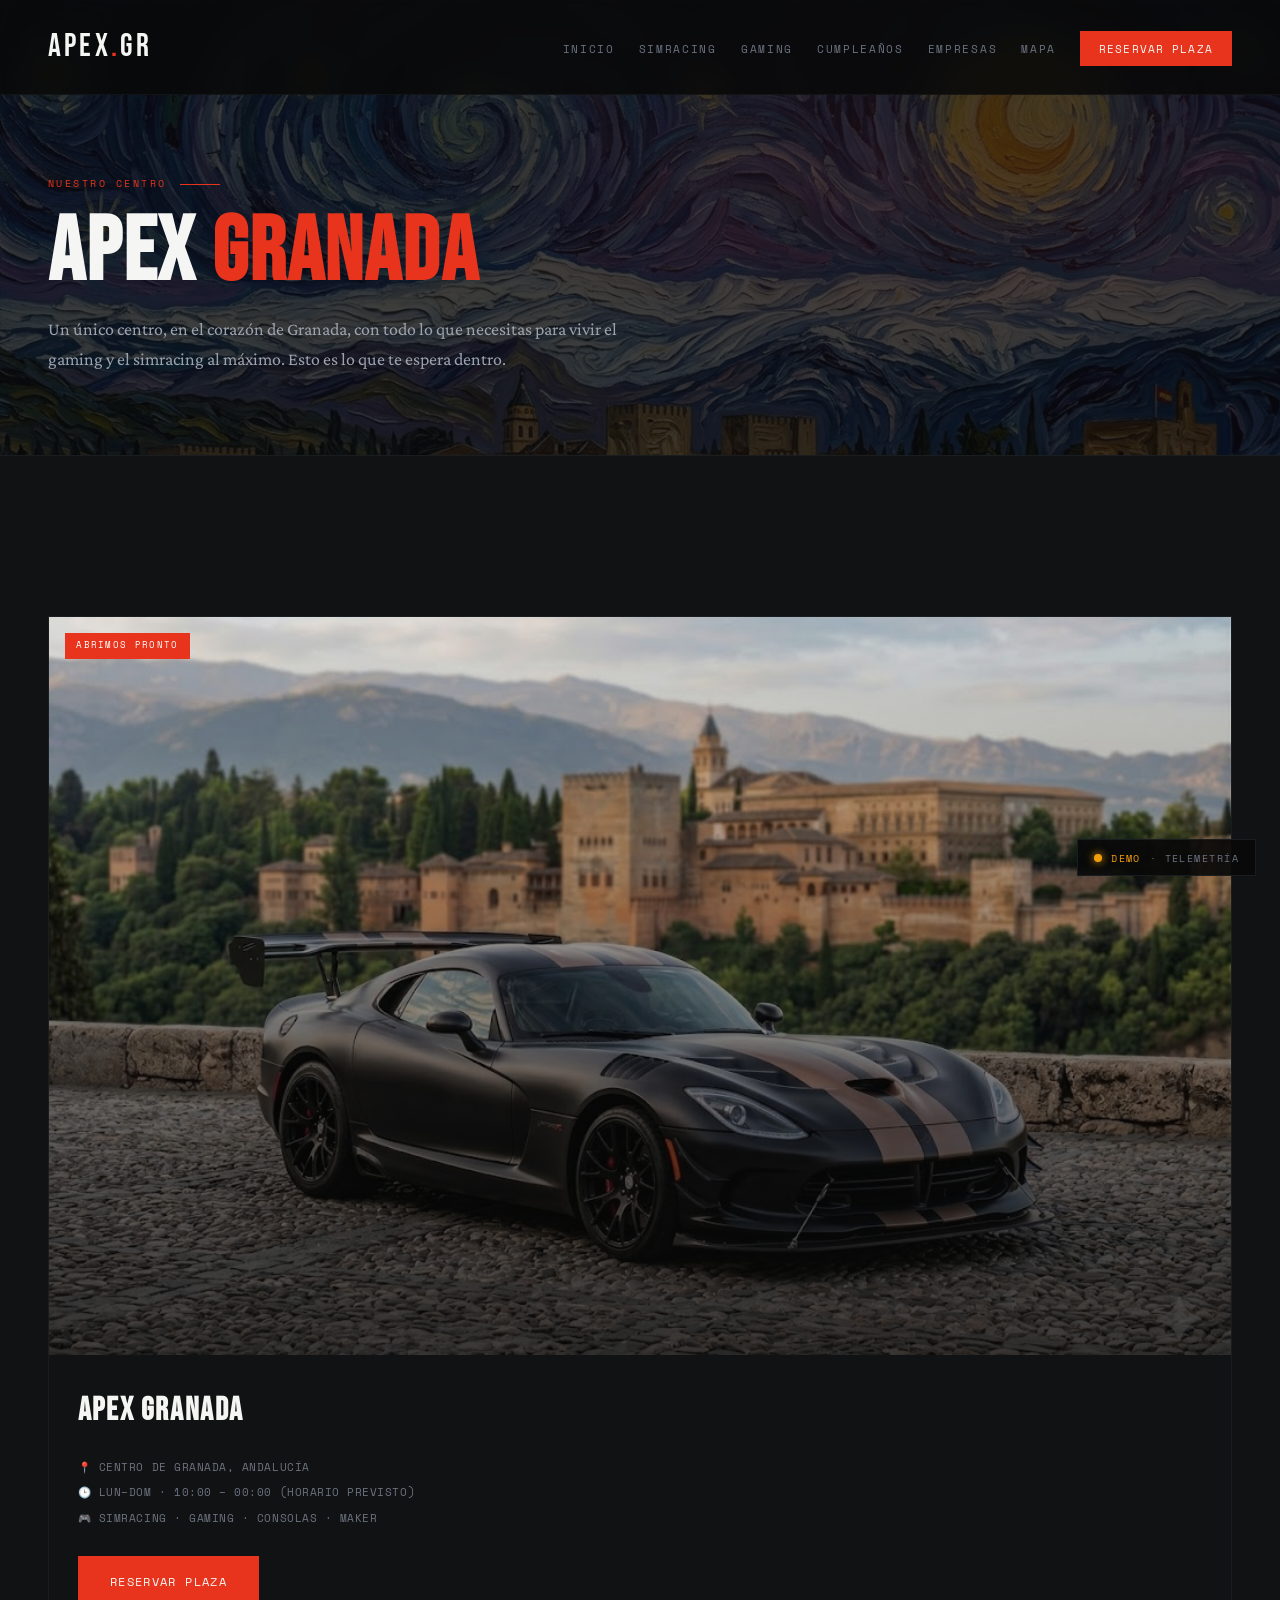
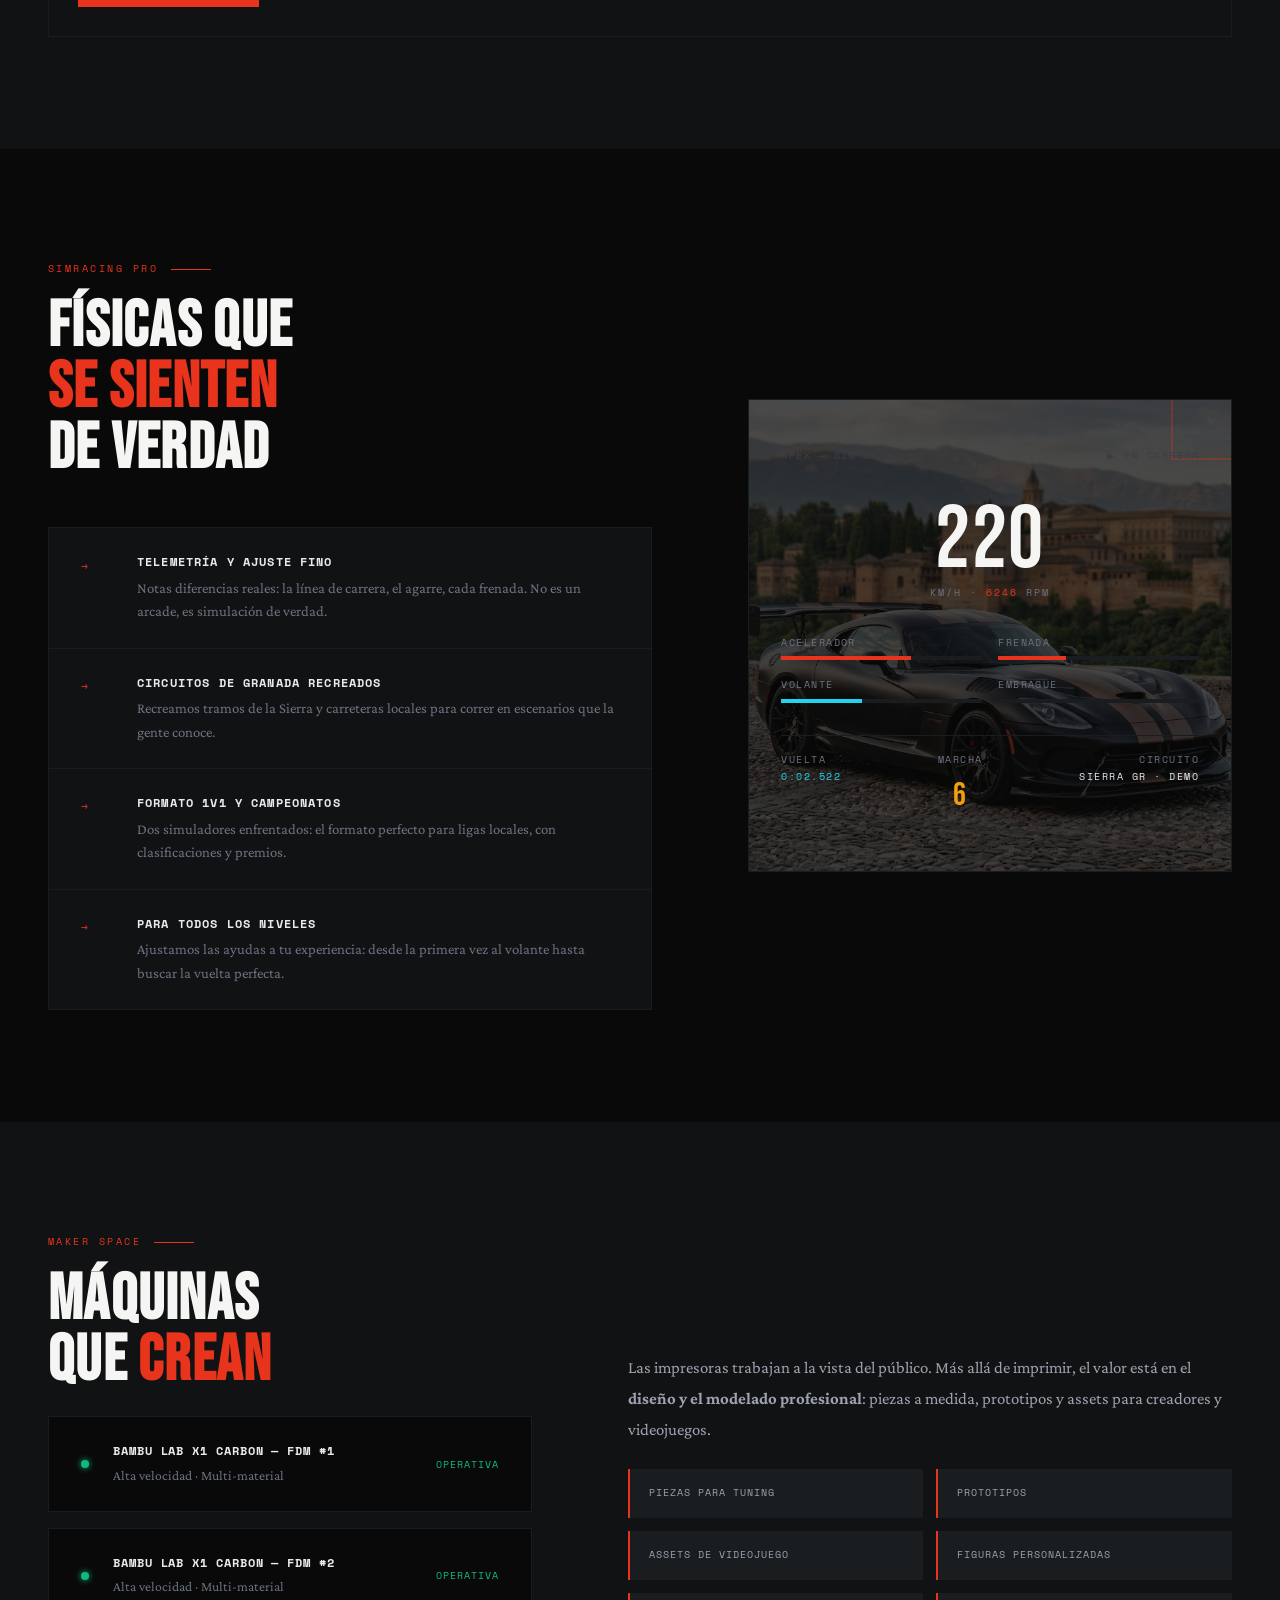
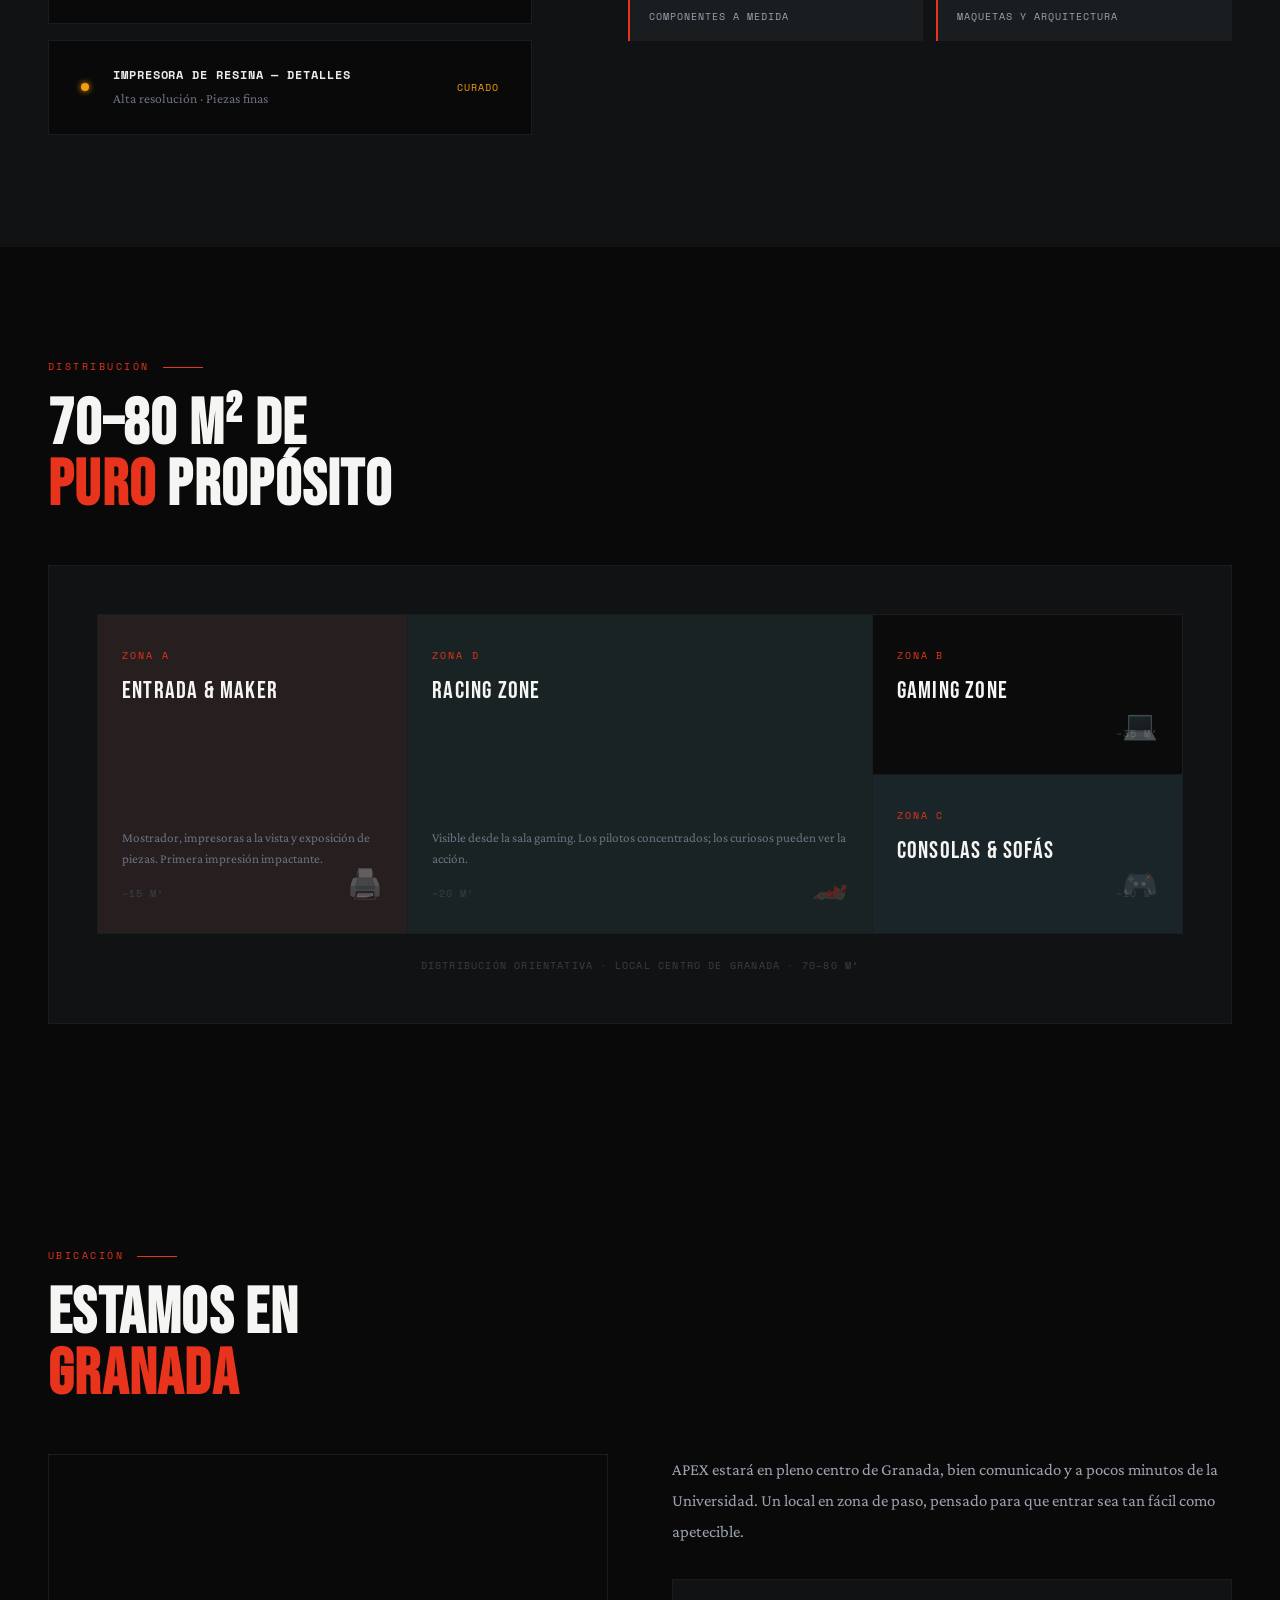
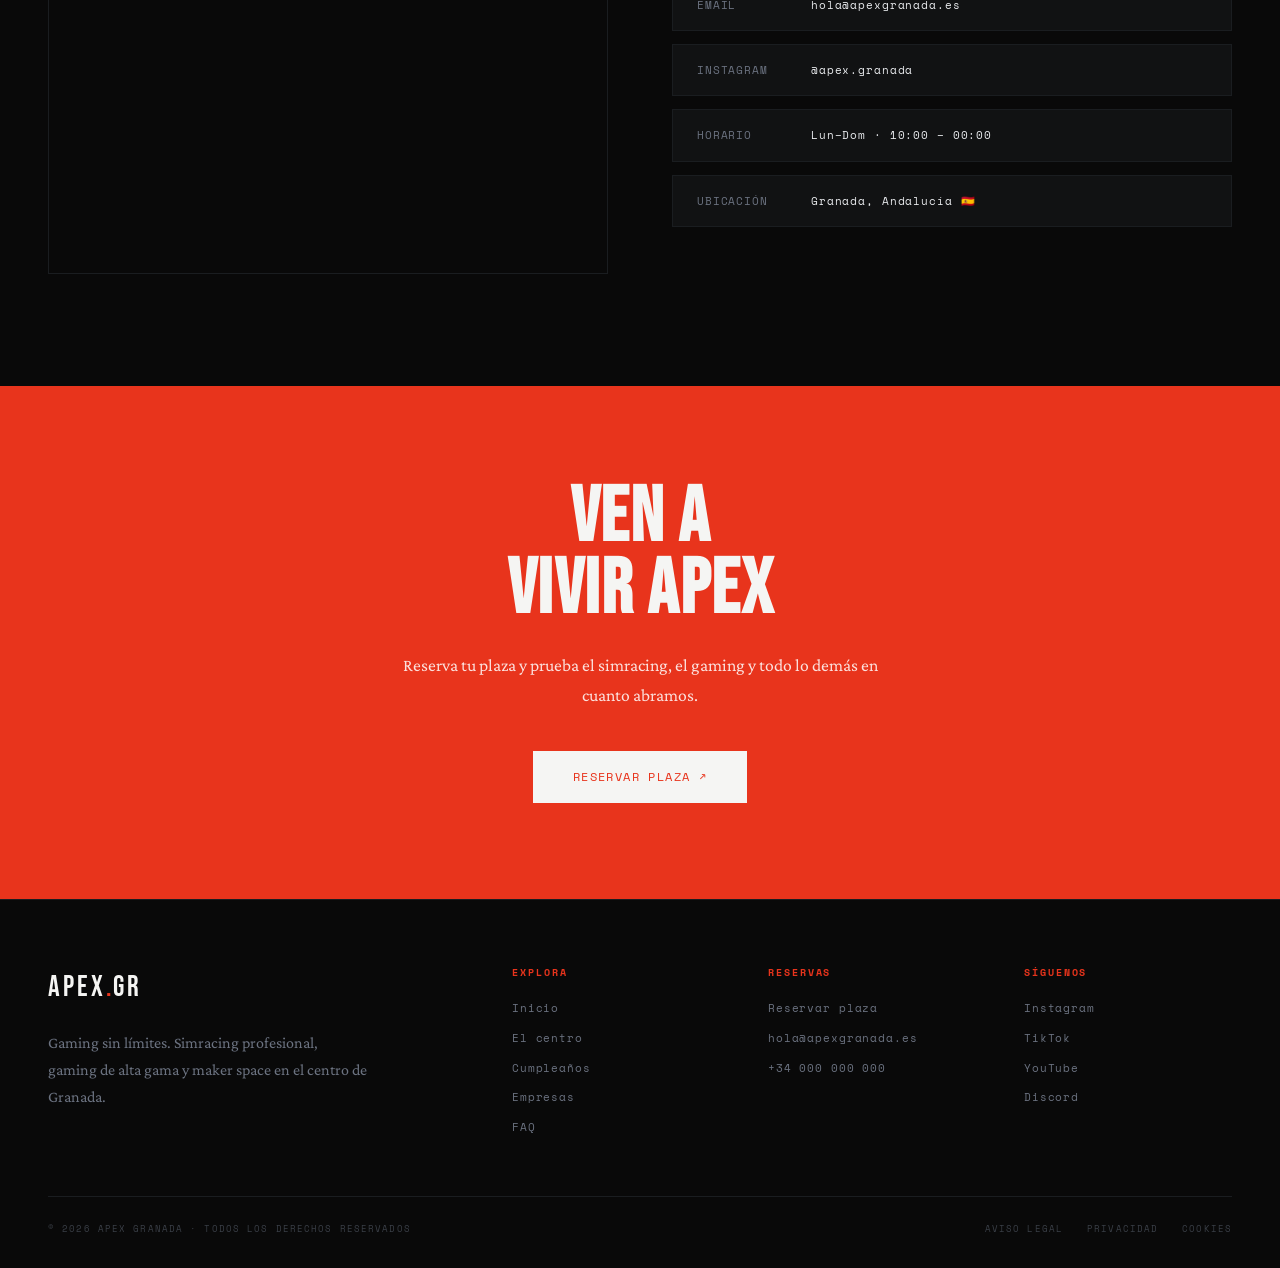
<file: centros.html>
<!DOCTYPE html>
<html lang="es">
<head>
<meta charset="UTF-8">
<meta name="viewport" content="width=device-width, initial-scale=1.0">
<title>El centro · APEX Granada</title>
<meta name="description" content="Conoce el centro APEX en Granada: simracing con telemetría real, gaming RTX 4070, consolas PS5, maker space y distribución del local.">
<link rel="icon" href="data:image/svg+xml,%3Csvg xmlns='http://www.w3.org/2000/svg' viewBox='0 0 32 32'%3E%3Crect width='32' height='32' fill='%23090909'/%3E%3Ctext x='16' y='24' font-family='Arial,sans-serif' font-size='22' font-weight='bold' fill='%23e8341c' text-anchor='middle'%3EA%3C/text%3E%3C/svg%3E">
<meta property="og:type" content="website">
<meta property="og:title" content="El centro · APEX Granada">
<meta property="og:description" content="Simracing, gaming, consolas y maker space en el centro de Granada.">
<meta property="og:image" content="viper.png">
<meta property="og:locale" content="es_ES">
<meta name="twitter:card" content="summary_large_image">
<link rel="preconnect" href="https://fonts.googleapis.com">
<link rel="preconnect" href="https://fonts.gstatic.com" crossorigin>
<link href="https://fonts.googleapis.com/css2?family=Bebas+Neue&family=Space+Mono:ital,wght@0,400;0,700;1,400&family=Crimson+Pro:wght@300;400;600&display=swap" rel="stylesheet">
<link rel="stylesheet" href="assets/styles.css">
</head>
<body>

<div class="cursor" id="cursor"></div>
<div class="cursor-ring" id="cursor-ring"></div>

<nav>
  <a href="index.html" class="nav-logo">APEX<span>.</span>GR</a>
  <button class="nav-toggle" id="nav-toggle" aria-label="Abrir menú" aria-expanded="false" aria-controls="nav-links">
    <span></span><span></span><span></span>
  </button>
  <ul class="nav-links" id="nav-links">
    <li><a href="index.html">Inicio</a></li>
    <li><a href="simracing.html">Simracing</a></li>
    <li><a href="gaming.html">Gaming</a></li>
    <li><a href="cumpleanos.html">Cumpleaños</a></li>
    <li><a href="empresas.html">Empresas</a></li>
    <li><a href="centros.html#ubicacion">Mapa</a></li>
    <li><a href="reservar.html" class="nav-cta" data-sound="descubre-sound">Reservar plaza</a></li>
  </ul>
</nav>

<!-- PAGE HERO -->
<section class="page-hero">
  <div class="section-tag">Nuestro centro</div>
  <h1>APEX <em style="font-style:normal;color:var(--c-red)">Granada</em></h1>
  <p>Un único centro, en el corazón de Granada, con todo lo que necesitas para vivir el gaming y el simracing al máximo. Esto es lo que te espera dentro.</p>
</section>

<!-- TARJETA DEL CENTRO -->
<section class="services">
  <div class="centers-grid">
    <div class="center-card reveal" style="grid-column:1/-1;">
      <div class="center-media" role="img" aria-label="Centro APEX Granada">
        <span class="center-badge">Abrimos pronto</span>
      </div>
      <div class="center-body">
        <h3>APEX Granada</h3>
        <div class="center-meta">📍 Centro de Granada, Andalucía</div>
        <div class="center-meta">🕒 Lun–Dom · 10:00 – 00:00 (horario previsto)</div>
        <div class="center-meta">🎮 Simracing · Gaming · Consolas · Maker</div>
        <a href="reservar.html" class="btn-primary">Reservar plaza</a>
      </div>
    </div>
  </div>
</section>

<!-- SIMRACING + HUD -->
<section class="simracing" id="simracing">
  <div class="sim-layout">
    <div>
      <div class="section-tag reveal">Simracing Pro</div>
      <h2 class="reveal">Físicas que<br><em>se sienten</em><br>de verdad</h2>
      <div class="sim-features reveal">
        <div class="sim-feature">
          <div class="sim-feature-num">→</div>
          <div class="sim-feature-content">
            <h4>Telemetría y ajuste fino</h4>
            <p>Notas diferencias reales: la línea de carrera, el agarre, cada frenada. No es un arcade, es simulación de verdad.</p>
          </div>
        </div>
        <div class="sim-feature">
          <div class="sim-feature-num">→</div>
          <div class="sim-feature-content">
            <h4>Circuitos de Granada recreados</h4>
            <p>Recreamos tramos de la Sierra y carreteras locales para correr en escenarios que la gente conoce.</p>
          </div>
        </div>
        <div class="sim-feature">
          <div class="sim-feature-num">→</div>
          <div class="sim-feature-content">
            <h4>Formato 1v1 y campeonatos</h4>
            <p>Dos simuladores enfrentados: el formato perfecto para ligas locales, con clasificaciones y premios.</p>
          </div>
        </div>
        <div class="sim-feature">
          <div class="sim-feature-num">→</div>
          <div class="sim-feature-content">
            <h4>Para todos los niveles</h4>
            <p>Ajustamos las ayudas a tu experiencia: desde la primera vez al volante hasta buscar la vuelta perfecta.</p>
          </div>
        </div>
      </div>
    </div>
    <div class="sim-visual reveal">
      <div class="sim-cockpit-art">
        <div class="racing-line-accent"></div>
        <div class="cockpit-hud">
          <div class="hud-top">
            <span>APEX — SIM 01</span>
            <span>▶ EN CARRERA</span>
          </div>
          <div class="hud-speed">
            <div class="hud-speed-num" id="hud-speed">000</div>
            <div class="hud-speed-unit">KM/H · <span id="hud-rpm" style="color:var(--c-red)">0</span> RPM</div>
          </div>
          <div class="hud-bars">
            <div>
              <div class="hud-bar-label">ACELERADOR</div>
              <div class="hud-bar-track"><div class="hud-bar-fill" id="hud-throttle" style="width:0%"></div></div>
            </div>
            <div>
              <div class="hud-bar-label">FRENADA</div>
              <div class="hud-bar-track"><div class="hud-bar-fill" id="hud-brake" style="width:0%"></div></div>
            </div>
            <div>
              <div class="hud-bar-label">VOLANTE</div>
              <div class="hud-bar-track"><div class="hud-bar-fill cyan" id="hud-steering" style="width:50%"></div></div>
            </div>
            <div>
              <div class="hud-bar-label">EMBRAGUE</div>
              <div class="hud-bar-track"><div class="hud-bar-fill" id="hud-clutch" style="width:0%"></div></div>
            </div>
          </div>
          <div class="hud-bottom">
            <div>
              <div style="color: var(--c-slate)">VUELTA</div>
              <div id="hud-lap" style="color: var(--c-cyan)">--:--.---</div>
            </div>
            <div style="text-align:center">
              <div style="color:var(--c-slate)">MARCHA</div>
              <div class="hud-gear" id="hud-gear">N</div>
            </div>
            <div style="text-align:right">
              <div style="color:var(--c-slate)">CIRCUITO</div>
              <div id="hud-circuit" style="color:var(--c-light)">—</div>
            </div>
          </div>
        </div>
      </div>
    </div>
  </div>
</section>

<!-- MAKER -->
<section class="printing" id="maker">
  <div class="print-layout">
    <div class="reveal">
      <div class="section-tag">Maker Space</div>
      <h2>Máquinas<br>que <em>crean</em></h2>
      <div class="print-machines">
        <div class="machine-card">
          <div class="machine-dot"></div>
          <div class="machine-info">
            <h4>Bambu Lab X1 Carbon — FDM #1</h4>
            <p>Alta velocidad · Multi-material</p>
          </div>
          <div class="machine-status">Operativa</div>
        </div>
        <div class="machine-card">
          <div class="machine-dot"></div>
          <div class="machine-info">
            <h4>Bambu Lab X1 Carbon — FDM #2</h4>
            <p>Alta velocidad · Multi-material</p>
          </div>
          <div class="machine-status">Operativa</div>
        </div>
        <div class="machine-card">
          <div class="machine-dot amber"></div>
          <div class="machine-info">
            <h4>Impresora de Resina — Detalles</h4>
            <p>Alta resolución · Piezas finas</p>
          </div>
          <div class="machine-status amber">Curado</div>
        </div>
      </div>
    </div>
    <div class="print-services reveal">
      <p>
        Las impresoras trabajan a la vista del público. Más allá de imprimir, el valor está en el <strong>diseño y el modelado profesional</strong>: piezas a medida, prototipos y assets para creadores y videojuegos.
      </p>
      <div class="print-use-cases">
        <div class="use-case">Piezas para tuning</div>
        <div class="use-case">Prototipos</div>
        <div class="use-case">Assets de videojuego</div>
        <div class="use-case">Figuras personalizadas</div>
        <div class="use-case">Componentes a medida</div>
        <div class="use-case">Maquetas y arquitectura</div>
      </div>
    </div>
  </div>
</section>

<!-- ZONAS DEL LOCAL -->
<section class="space-section" id="espacio">
  <div class="section-tag reveal">Distribución</div>
  <h2 class="reveal">70–80 m² de<br><em>puro</em> propósito</h2>
  <div class="floorplan reveal">
    <div class="floorplan-grid">
      <div class="zone zone-entry">
        <div>
          <div class="zone-label">Zona A</div>
          <div class="zone-name">Entrada & Maker</div>
        </div>
        <div>
          <p style="font-size:0.82rem;color:var(--c-slate);line-height:1.6;margin:1rem 0;">Mostrador, impresoras a la vista y exposición de piezas. Primera impresión impactante.</p>
          <div class="zone-m2">~15 m²</div>
        </div>
        <div class="zone-icon">🖨️</div>
      </div>
      <div class="zone zone-gaming">
        <div>
          <div class="zone-label">Zona B</div>
          <div class="zone-name">Gaming Zone</div>
        </div>
        <div class="zone-m2">~35 m²</div>
        <div class="zone-icon">💻</div>
      </div>
      <div class="zone zone-print">
        <div>
          <div class="zone-label">Zona D</div>
          <div class="zone-name">Racing Zone</div>
        </div>
        <div>
          <p style="font-size:0.82rem;color:var(--c-slate);line-height:1.6;margin:1rem 0;">Visible desde la sala gaming. Los pilotos concentrados; los curiosos pueden ver la acción.</p>
          <div class="zone-m2">~20 m²</div>
        </div>
        <div class="zone-icon">🏎️</div>
      </div>
      <div class="zone zone-racing">
        <div>
          <div class="zone-label">Zona C</div>
          <div class="zone-name">Consolas & Sofás</div>
        </div>
        <div class="zone-m2">~10 m²</div>
        <div class="zone-icon">🎮</div>
      </div>
    </div>
    <div class="floorplan-note">Distribución orientativa · Local centro de Granada · 70–80 m²</div>
  </div>
</section>

<!-- UBICACIÓN -->
<section class="location-section" id="ubicacion">
  <div class="section-tag reveal">Ubicación</div>
  <h2 class="reveal">Estamos en<br><em>Granada</em></h2>
  <div class="location-layout">
    <div class="location-map reveal">
      <iframe
        src="https://maps.google.com/maps?q=37.1773,-3.5986&hl=es&z=15&output=embed"
        loading="lazy"
        title="Mapa del centro de Granada"
        allowfullscreen
        referrerpolicy="no-referrer-when-downgrade"
      ></iframe>
    </div>
    <div class="location-info reveal">
      <p>
        APEX estará en pleno centro de Granada, bien comunicado y a pocos minutos de la Universidad. Un local en zona de paso, pensado para que entrar sea tan fácil como apetecible.
      </p>
      <div class="contact-items">
        <a class="contact-item" href="mailto:hola@apexgranada.es">
          <span class="contact-item-label">Email</span>
          <span class="contact-item-val">hola@apexgranada.es</span>
        </a>
        <a class="contact-item" href="#">
          <span class="contact-item-label">Instagram</span>
          <span class="contact-item-val">@apex.granada</span>
        </a>
        <div class="contact-item">
          <span class="contact-item-label">Horario</span>
          <span class="contact-item-val">Lun–Dom · 10:00 – 00:00</span>
        </div>
        <div class="contact-item">
          <span class="contact-item-label">Ubicación</span>
          <span class="contact-item-val">Granada, Andalucía 🇪🇸</span>
        </div>
      </div>
    </div>
  </div>
</section>

<!-- CTA -->
<section class="cta-band">
  <h2>Ven a<br>vivir APEX</h2>
  <p>Reserva tu plaza y prueba el simracing, el gaming y todo lo demás en cuanto abramos.</p>
  <a href="reservar.html" class="btn-light">Reservar plaza ↗</a>
</section>

<!-- FOOTER -->
<footer class="site-footer">
  <div class="footer-cols">
    <div class="footer-brand">
      <div class="footer-logo">APEX<span>.</span>GR</div>
      <p class="footer-tagline">Gaming sin límites. Simracing profesional, gaming de alta gama y maker space en el centro de Granada.</p>
    </div>
    <div class="footer-col">
      <h5>Explora</h5>
      <a href="index.html">Inicio</a>
      <a href="centros.html">El centro</a>
      <a href="cumpleanos.html">Cumpleaños</a>
      <a href="empresas.html">Empresas</a>
      <a href="faq.html">FAQ</a>
    </div>
    <div class="footer-col">
      <h5>Reservas</h5>
      <a href="reservar.html">Reservar plaza</a>
      <a href="mailto:hola@apexgranada.es">hola@apexgranada.es</a>
      <a href="tel:+34000000000">+34 000 000 000</a>
    </div>
    <div class="footer-col">
      <h5>Síguenos</h5>
      <a href="#">Instagram</a>
      <a href="#">TikTok</a>
      <a href="#">YouTube</a>
      <a href="#">Discord</a>
    </div>
  </div>
  <div class="footer-bottom">
    <p>© 2026 APEX Granada · Todos los derechos reservados</p>
    <div class="footer-legal">
      <a href="#">Aviso legal</a>
      <a href="#">Privacidad</a>
      <a href="#">Cookies</a>
    </div>
  </div>
</footer>

<audio id="descubre-sound" src="reservar.mp3" preload="auto"></audio>
<script src="assets/site.js"></script>
</body>
</html>
</file>
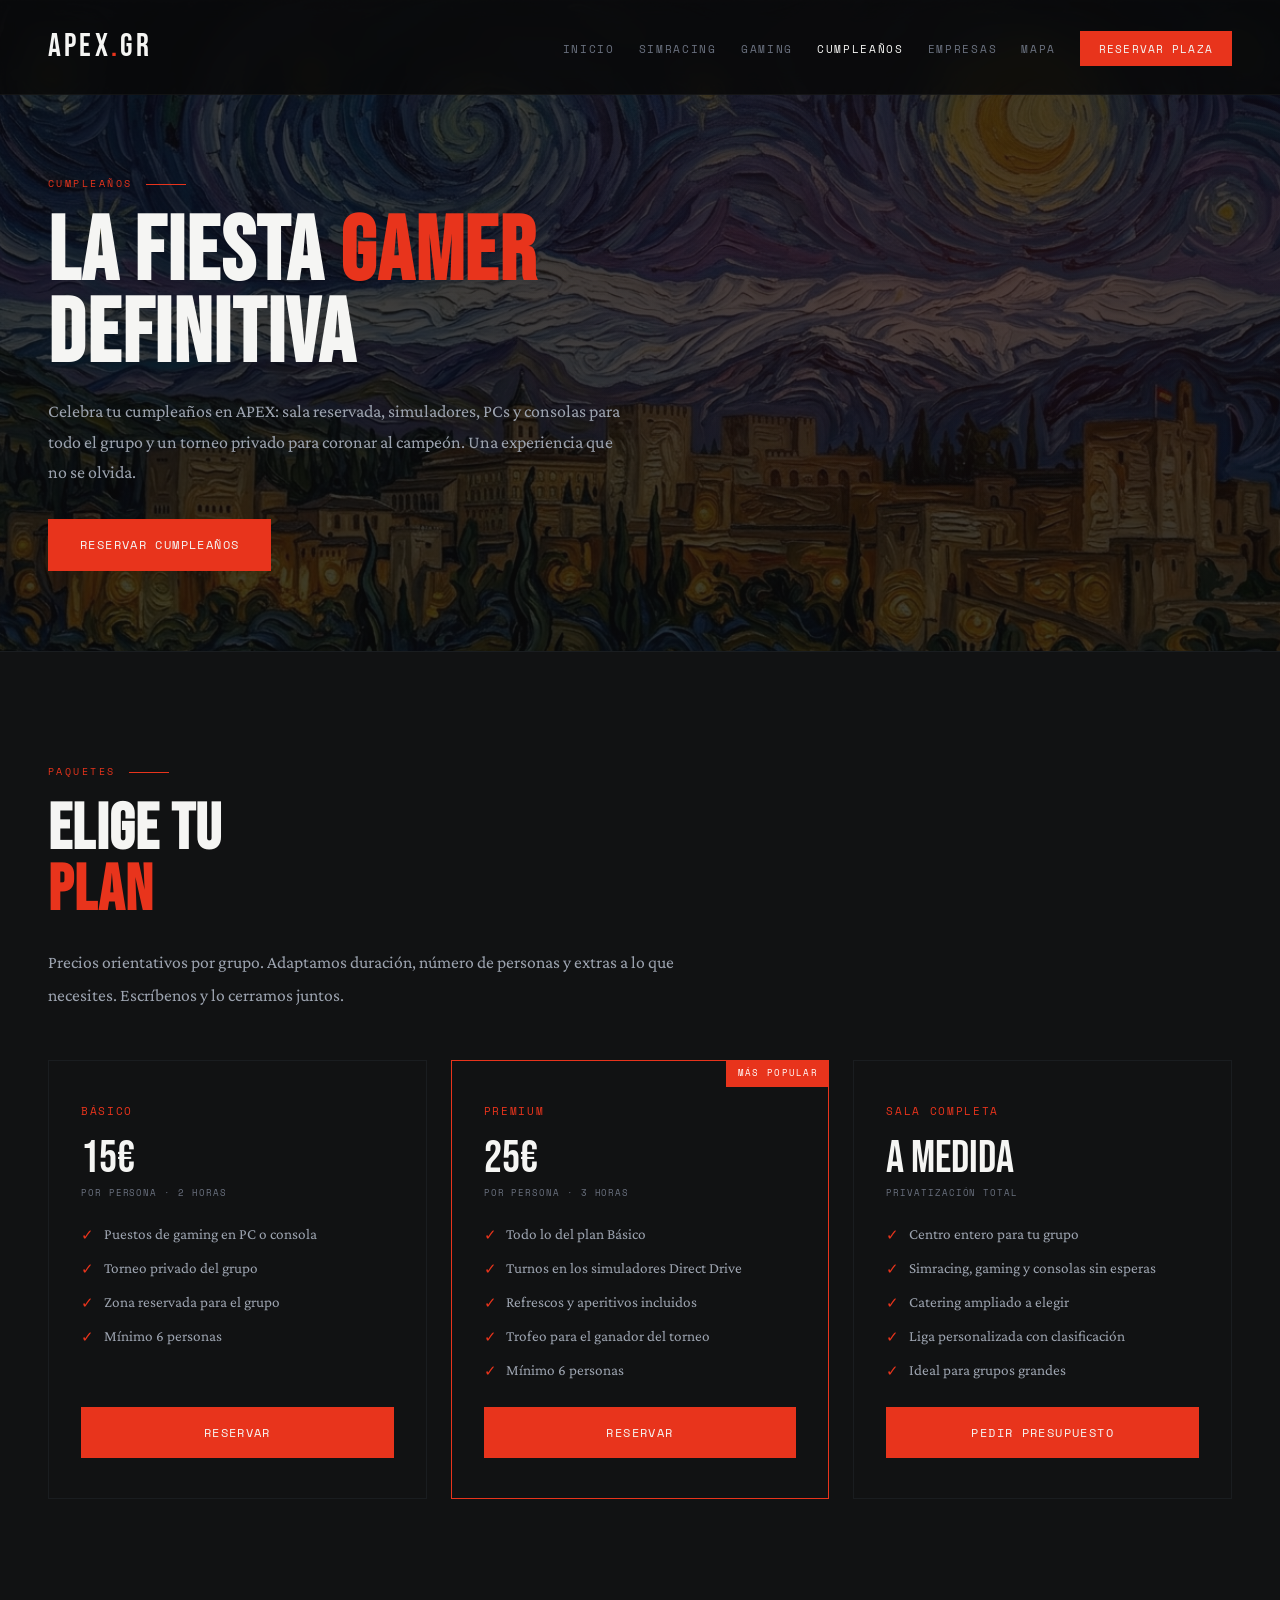
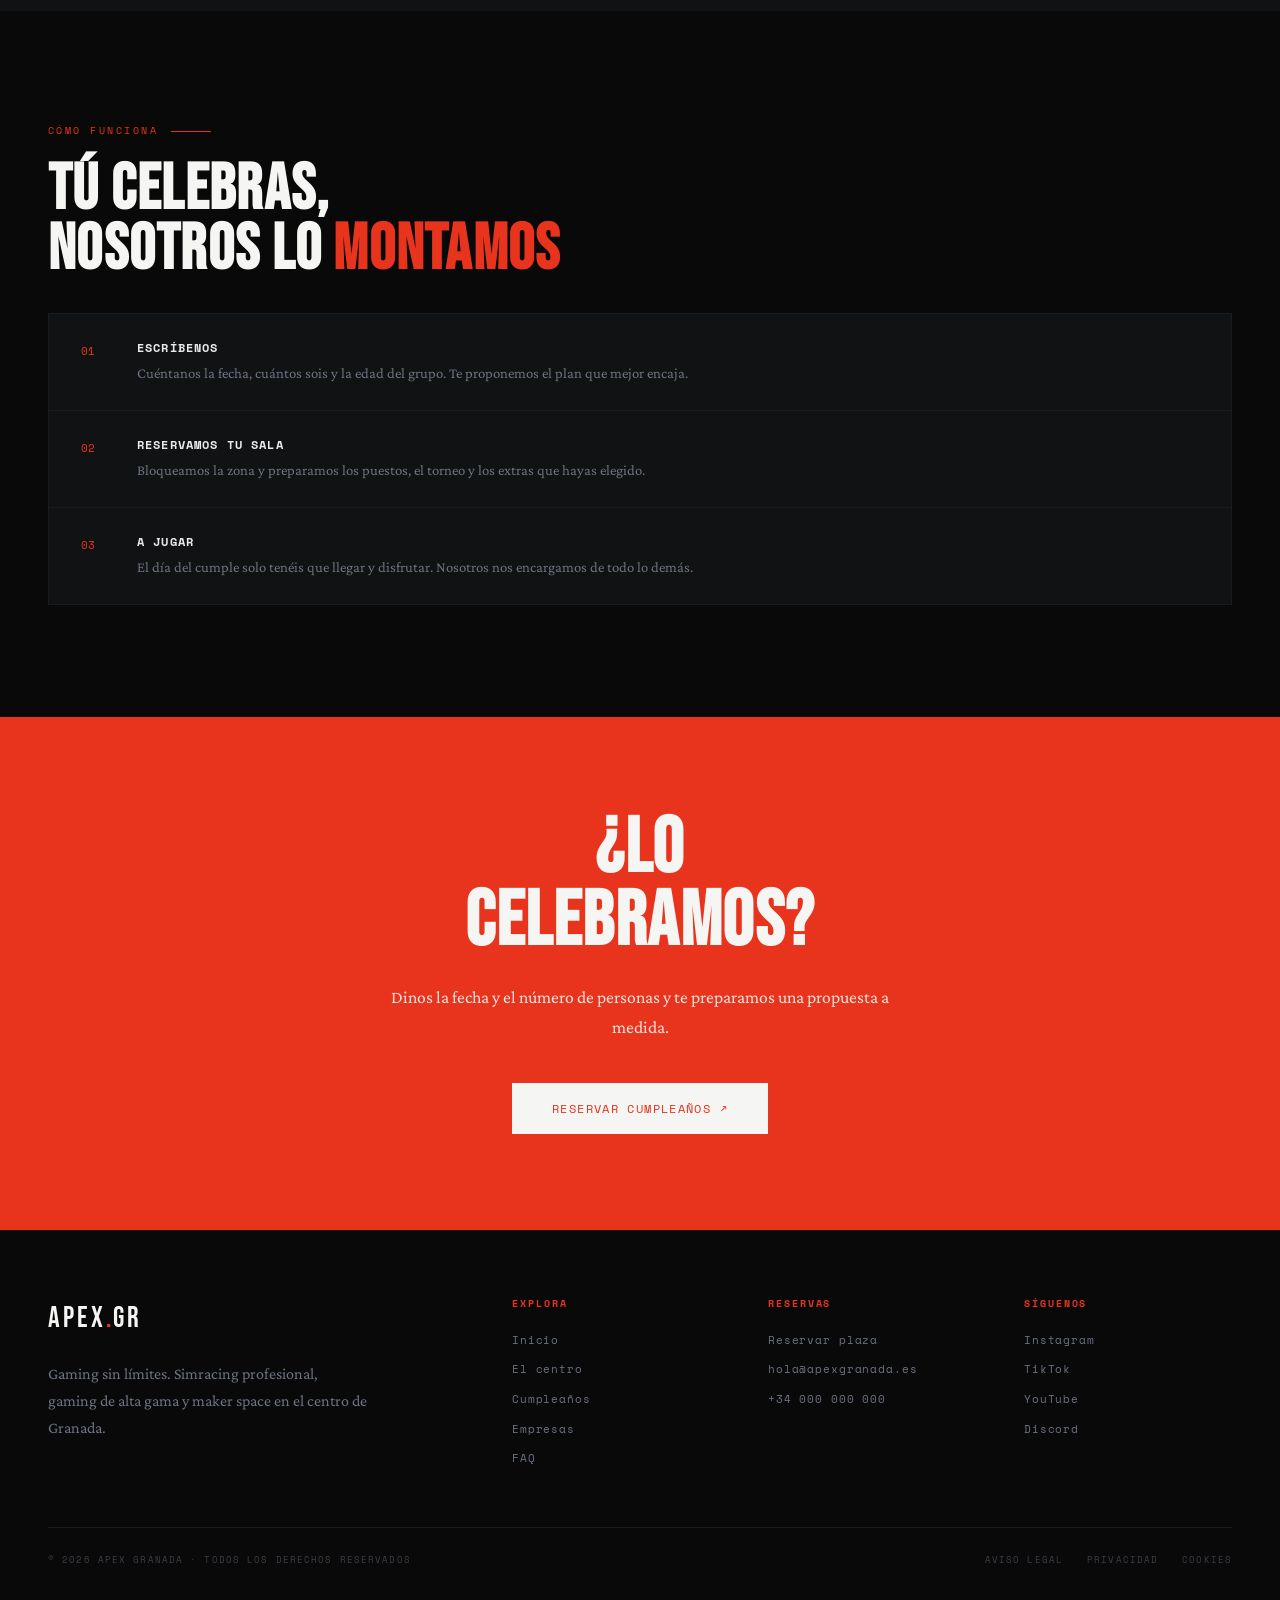
<file: cumpleanos.html>
<!DOCTYPE html>
<html lang="es">
<head>
<meta charset="UTF-8">
<meta name="viewport" content="width=device-width, initial-scale=1.0">
<title>Cumpleaños · APEX Granada</title>
<meta name="description" content="Cumpleaños gamer en APEX Granada: sala reservada, simuladores, PCs y consolas, torneo privado y experiencias a medida. Reserva tu fiesta.">
<link rel="icon" href="data:image/svg+xml,%3Csvg xmlns='http://www.w3.org/2000/svg' viewBox='0 0 32 32'%3E%3Crect width='32' height='32' fill='%23090909'/%3E%3Ctext x='16' y='24' font-family='Arial,sans-serif' font-size='22' font-weight='bold' fill='%23e8341c' text-anchor='middle'%3EA%3C/text%3E%3C/svg%3E">
<meta property="og:type" content="website">
<meta property="og:title" content="Cumpleaños · APEX Granada">
<meta property="og:description" content="La fiesta gamer definitiva en Granada: simracing, PCs y consolas para tu grupo.">
<meta property="og:image" content="viper.png">
<meta property="og:locale" content="es_ES">
<meta name="twitter:card" content="summary_large_image">
<link rel="preconnect" href="https://fonts.googleapis.com">
<link rel="preconnect" href="https://fonts.gstatic.com" crossorigin>
<link href="https://fonts.googleapis.com/css2?family=Bebas+Neue&family=Space+Mono:ital,wght@0,400;0,700;1,400&family=Crimson+Pro:wght@300;400;600&display=swap" rel="stylesheet">
<link rel="stylesheet" href="assets/styles.css">
</head>
<body>

<div class="cursor" id="cursor"></div>
<div class="cursor-ring" id="cursor-ring"></div>

<nav>
  <a href="index.html" class="nav-logo">APEX<span>.</span>GR</a>
  <button class="nav-toggle" id="nav-toggle" aria-label="Abrir menú" aria-expanded="false" aria-controls="nav-links">
    <span></span><span></span><span></span>
  </button>
  <ul class="nav-links" id="nav-links">
    <li><a href="index.html">Inicio</a></li>
    <li><a href="simracing.html">Simracing</a></li>
    <li><a href="gaming.html">Gaming</a></li>
    <li><a href="cumpleanos.html">Cumpleaños</a></li>
    <li><a href="empresas.html">Empresas</a></li>
    <li><a href="centros.html#ubicacion">Mapa</a></li>
    <li><a href="reservar.html" class="nav-cta" data-sound="descubre-sound">Reservar plaza</a></li>
  </ul>
</nav>

<!-- PAGE HERO -->
<section class="page-hero">
  <div class="section-tag">Cumpleaños</div>
  <h1>La fiesta <em style="font-style:normal;color:var(--c-red)">gamer</em><br>definitiva</h1>
  <p>Celebra tu cumpleaños en APEX: sala reservada, simuladores, PCs y consolas para todo el grupo y un torneo privado para coronar al campeón. Una experiencia que no se olvida.</p>
  <div style="margin-top:2rem;">
    <a href="reservar.html?tipo=cumpleanos" class="btn-primary">Reservar cumpleaños</a>
  </div>
</section>

<!-- PAQUETES -->
<section class="services">
  <div class="section-tag reveal">Paquetes</div>
  <h2 class="reveal">Elige tu<br><em>plan</em></h2>
  <p class="lead reveal">Precios orientativos por grupo. Adaptamos duración, número de personas y extras a lo que necesites. Escríbenos y lo cerramos juntos.</p>
  <div class="packages">
    <div class="package reveal">
      <div class="package-name">Básico</div>
      <div class="package-price">15€<small>por persona · 2 horas</small></div>
      <ul class="package-list">
        <li>Puestos de gaming en PC o consola</li>
        <li>Torneo privado del grupo</li>
        <li>Zona reservada para el grupo</li>
        <li>Mínimo 6 personas</li>
      </ul>
      <a href="reservar.html?tipo=cumpleanos" class="btn-primary">Reservar</a>
    </div>
    <div class="package featured reveal">
      <div class="package-badge">Más popular</div>
      <div class="package-name">Premium</div>
      <div class="package-price">25€<small>por persona · 3 horas</small></div>
      <ul class="package-list">
        <li>Todo lo del plan Básico</li>
        <li>Turnos en los simuladores Direct Drive</li>
        <li>Refrescos y aperitivos incluidos</li>
        <li>Trofeo para el ganador del torneo</li>
        <li>Mínimo 6 personas</li>
      </ul>
      <a href="reservar.html?tipo=cumpleanos" class="btn-primary">Reservar</a>
    </div>
    <div class="package reveal">
      <div class="package-name">Sala completa</div>
      <div class="package-price">A medida<small>privatización total</small></div>
      <ul class="package-list">
        <li>Centro entero para tu grupo</li>
        <li>Simracing, gaming y consolas sin esperas</li>
        <li>Catering ampliado a elegir</li>
        <li>Liga personalizada con clasificación</li>
        <li>Ideal para grupos grandes</li>
      </ul>
      <a href="reservar.html?tipo=cumpleanos" class="btn-primary">Pedir presupuesto</a>
    </div>
  </div>
</section>

<!-- CÓMO FUNCIONA -->
<section class="simracing">
  <div class="section-tag reveal">Cómo funciona</div>
  <h2 class="reveal">Tú celebras,<br>nosotros lo <em>montamos</em></h2>
  <div class="sim-features reveal" style="margin-top:2rem;">
    <div class="sim-feature">
      <div class="sim-feature-num">01</div>
      <div class="sim-feature-content">
        <h4>Escríbenos</h4>
        <p>Cuéntanos la fecha, cuántos sois y la edad del grupo. Te proponemos el plan que mejor encaja.</p>
      </div>
    </div>
    <div class="sim-feature">
      <div class="sim-feature-num">02</div>
      <div class="sim-feature-content">
        <h4>Reservamos tu sala</h4>
        <p>Bloqueamos la zona y preparamos los puestos, el torneo y los extras que hayas elegido.</p>
      </div>
    </div>
    <div class="sim-feature">
      <div class="sim-feature-num">03</div>
      <div class="sim-feature-content">
        <h4>A jugar</h4>
        <p>El día del cumple solo tenéis que llegar y disfrutar. Nosotros nos encargamos de todo lo demás.</p>
      </div>
    </div>
  </div>
</section>

<!-- CTA -->
<section class="cta-band">
  <h2>¿Lo<br>celebramos?</h2>
  <p>Dinos la fecha y el número de personas y te preparamos una propuesta a medida.</p>
  <a href="reservar.html?tipo=cumpleanos" class="btn-light">Reservar cumpleaños ↗</a>
</section>

<!-- FOOTER -->
<footer class="site-footer">
  <div class="footer-cols">
    <div class="footer-brand">
      <div class="footer-logo">APEX<span>.</span>GR</div>
      <p class="footer-tagline">Gaming sin límites. Simracing profesional, gaming de alta gama y maker space en el centro de Granada.</p>
    </div>
    <div class="footer-col">
      <h5>Explora</h5>
      <a href="index.html">Inicio</a>
      <a href="centros.html">El centro</a>
      <a href="cumpleanos.html">Cumpleaños</a>
      <a href="empresas.html">Empresas</a>
      <a href="faq.html">FAQ</a>
    </div>
    <div class="footer-col">
      <h5>Reservas</h5>
      <a href="reservar.html">Reservar plaza</a>
      <a href="mailto:hola@apexgranada.es">hola@apexgranada.es</a>
      <a href="tel:+34000000000">+34 000 000 000</a>
    </div>
    <div class="footer-col">
      <h5>Síguenos</h5>
      <a href="#">Instagram</a>
      <a href="#">TikTok</a>
      <a href="#">YouTube</a>
      <a href="#">Discord</a>
    </div>
  </div>
  <div class="footer-bottom">
    <p>© 2026 APEX Granada · Todos los derechos reservados</p>
    <div class="footer-legal">
      <a href="#">Aviso legal</a>
      <a href="#">Privacidad</a>
      <a href="#">Cookies</a>
    </div>
  </div>
</footer>

<audio id="descubre-sound" src="reservar.mp3" preload="auto"></audio>
<script src="assets/site.js"></script>
</body>
</html>
</file>
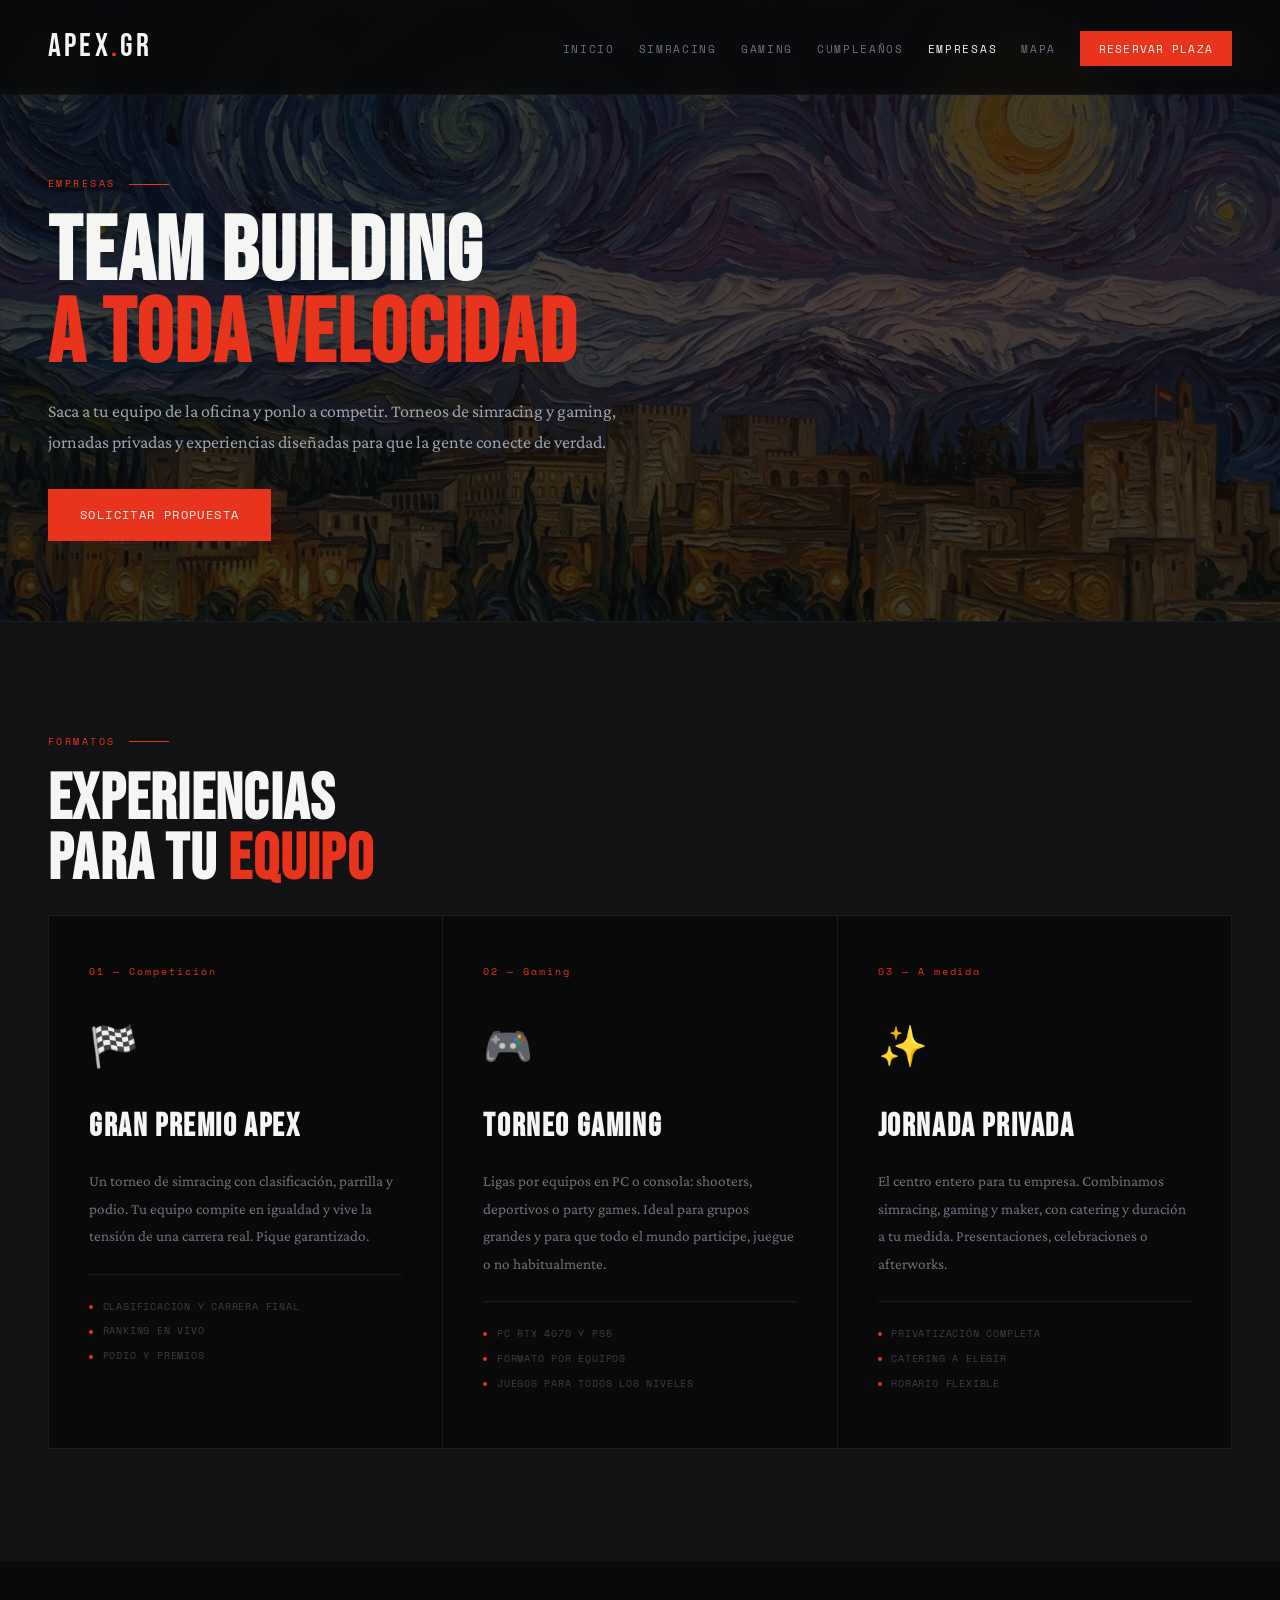
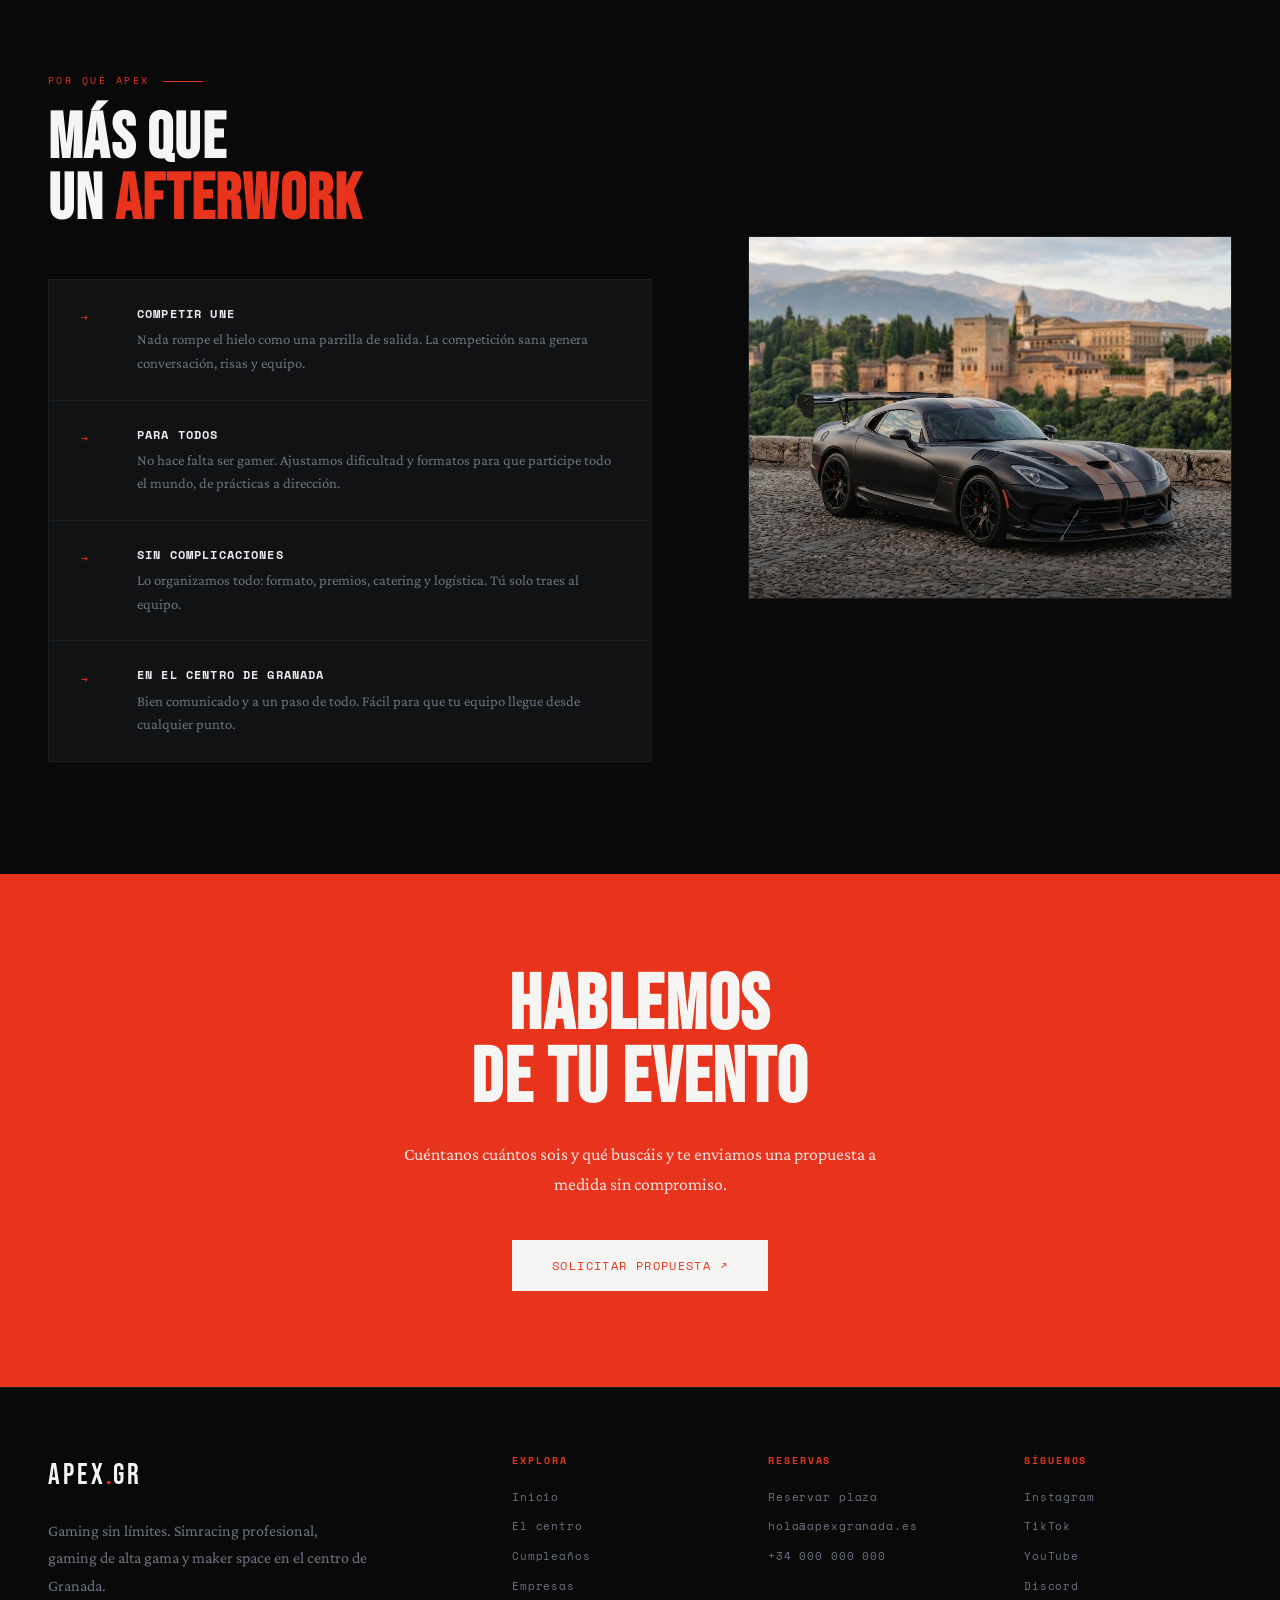
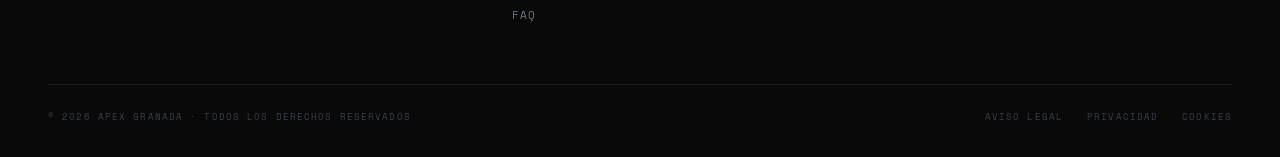
<file: empresas.html>
<!DOCTYPE html>
<html lang="es">
<head>
<meta charset="UTF-8">
<meta name="viewport" content="width=device-width, initial-scale=1.0">
<title>Empresas · APEX Granada</title>
<meta name="description" content="Eventos de empresa y team building en APEX Granada: torneos de simracing y gaming, jornadas privadas y experiencias a medida para tu equipo.">
<link rel="icon" href="data:image/svg+xml,%3Csvg xmlns='http://www.w3.org/2000/svg' viewBox='0 0 32 32'%3E%3Crect width='32' height='32' fill='%23090909'/%3E%3Ctext x='16' y='24' font-family='Arial,sans-serif' font-size='22' font-weight='bold' fill='%23e8341c' text-anchor='middle'%3EA%3C/text%3E%3C/svg%3E">
<meta property="og:type" content="website">
<meta property="og:title" content="Empresas · APEX Granada">
<meta property="og:description" content="Team building con simracing y gaming en el centro de Granada.">
<meta property="og:image" content="viper.png">
<meta property="og:locale" content="es_ES">
<meta name="twitter:card" content="summary_large_image">
<link rel="preconnect" href="https://fonts.googleapis.com">
<link rel="preconnect" href="https://fonts.gstatic.com" crossorigin>
<link href="https://fonts.googleapis.com/css2?family=Bebas+Neue&family=Space+Mono:ital,wght@0,400;0,700;1,400&family=Crimson+Pro:wght@300;400;600&display=swap" rel="stylesheet">
<link rel="stylesheet" href="assets/styles.css">
</head>
<body>

<div class="cursor" id="cursor"></div>
<div class="cursor-ring" id="cursor-ring"></div>

<nav>
  <a href="index.html" class="nav-logo">APEX<span>.</span>GR</a>
  <button class="nav-toggle" id="nav-toggle" aria-label="Abrir menú" aria-expanded="false" aria-controls="nav-links">
    <span></span><span></span><span></span>
  </button>
  <ul class="nav-links" id="nav-links">
    <li><a href="index.html">Inicio</a></li>
    <li><a href="simracing.html">Simracing</a></li>
    <li><a href="gaming.html">Gaming</a></li>
    <li><a href="cumpleanos.html">Cumpleaños</a></li>
    <li><a href="empresas.html">Empresas</a></li>
    <li><a href="centros.html#ubicacion">Mapa</a></li>
    <li><a href="reservar.html" class="nav-cta" data-sound="descubre-sound">Reservar plaza</a></li>
  </ul>
</nav>

<!-- PAGE HERO -->
<section class="page-hero">
  <div class="section-tag">Empresas</div>
  <h1>Team building<br><em style="font-style:normal;color:var(--c-red)">a toda velocidad</em></h1>
  <p>Saca a tu equipo de la oficina y ponlo a competir. Torneos de simracing y gaming, jornadas privadas y experiencias diseñadas para que la gente conecte de verdad.</p>
  <div style="margin-top:2rem;">
    <a href="reservar.html?tipo=empresa" class="btn-primary">Solicitar propuesta</a>
  </div>
</section>

<!-- FORMATOS -->
<section class="services">
  <div class="section-tag reveal">Formatos</div>
  <h2 class="reveal">Experiencias<br>para tu <em>equipo</em></h2>
  <div class="service-grid">
    <div class="service-card reveal">
      <div class="service-num">01 — Competición</div>
      <span class="service-icon">🏁</span>
      <h3>Gran Premio APEX</h3>
      <p>Un torneo de simracing con clasificación, parrilla y podio. Tu equipo compite en igualdad y vive la tensión de una carrera real. Pique garantizado.</p>
      <div class="service-specs">
        <div class="service-spec">Clasificación y carrera final</div>
        <div class="service-spec">Ranking en vivo</div>
        <div class="service-spec">Podio y premios</div>
      </div>
    </div>
    <div class="service-card reveal">
      <div class="service-num">02 — Gaming</div>
      <span class="service-icon">🎮</span>
      <h3>Torneo gaming</h3>
      <p>Ligas por equipos en PC o consola: shooters, deportivos o party games. Ideal para grupos grandes y para que todo el mundo participe, juegue o no habitualmente.</p>
      <div class="service-specs">
        <div class="service-spec">PC RTX 4070 y PS5</div>
        <div class="service-spec">Formato por equipos</div>
        <div class="service-spec">Juegos para todos los niveles</div>
      </div>
    </div>
    <div class="service-card reveal">
      <div class="service-num">03 — A medida</div>
      <span class="service-icon">✨</span>
      <h3>Jornada privada</h3>
      <p>El centro entero para tu empresa. Combinamos simracing, gaming y maker, con catering y duración a tu medida. Presentaciones, celebraciones o afterworks.</p>
      <div class="service-specs">
        <div class="service-spec">Privatización completa</div>
        <div class="service-spec">Catering a elegir</div>
        <div class="service-spec">Horario flexible</div>
      </div>
    </div>
  </div>
</section>

<!-- POR QUÉ APEX -->
<section class="simracing">
  <div class="sim-layout">
    <div>
      <div class="section-tag reveal">Por qué APEX</div>
      <h2 class="reveal">Más que<br>un <em>afterwork</em></h2>
      <div class="sim-features reveal">
        <div class="sim-feature">
          <div class="sim-feature-num">→</div>
          <div class="sim-feature-content">
            <h4>Competir une</h4>
            <p>Nada rompe el hielo como una parrilla de salida. La competición sana genera conversación, risas y equipo.</p>
          </div>
        </div>
        <div class="sim-feature">
          <div class="sim-feature-num">→</div>
          <div class="sim-feature-content">
            <h4>Para todos</h4>
            <p>No hace falta ser gamer. Ajustamos dificultad y formatos para que participe todo el mundo, de prácticas a dirección.</p>
          </div>
        </div>
        <div class="sim-feature">
          <div class="sim-feature-num">→</div>
          <div class="sim-feature-content">
            <h4>Sin complicaciones</h4>
            <p>Lo organizamos todo: formato, premios, catering y logística. Tú solo traes al equipo.</p>
          </div>
        </div>
        <div class="sim-feature">
          <div class="sim-feature-num">→</div>
          <div class="sim-feature-content">
            <h4>En el centro de Granada</h4>
            <p>Bien comunicado y a un paso de todo. Fácil para que tu equipo llegue desde cualquier punto.</p>
          </div>
        </div>
      </div>
    </div>
    <div class="split-media reveal" role="img" aria-label="Evento de empresa en APEX"></div>
  </div>
</section>

<!-- CTA -->
<section class="cta-band">
  <h2>Hablemos<br>de tu evento</h2>
  <p>Cuéntanos cuántos sois y qué buscáis y te enviamos una propuesta a medida sin compromiso.</p>
  <a href="reservar.html?tipo=empresa" class="btn-light">Solicitar propuesta ↗</a>
</section>

<!-- FOOTER -->
<footer class="site-footer">
  <div class="footer-cols">
    <div class="footer-brand">
      <div class="footer-logo">APEX<span>.</span>GR</div>
      <p class="footer-tagline">Gaming sin límites. Simracing profesional, gaming de alta gama y maker space en el centro de Granada.</p>
    </div>
    <div class="footer-col">
      <h5>Explora</h5>
      <a href="index.html">Inicio</a>
      <a href="centros.html">El centro</a>
      <a href="cumpleanos.html">Cumpleaños</a>
      <a href="empresas.html">Empresas</a>
      <a href="faq.html">FAQ</a>
    </div>
    <div class="footer-col">
      <h5>Reservas</h5>
      <a href="reservar.html">Reservar plaza</a>
      <a href="mailto:hola@apexgranada.es">hola@apexgranada.es</a>
      <a href="tel:+34000000000">+34 000 000 000</a>
    </div>
    <div class="footer-col">
      <h5>Síguenos</h5>
      <a href="#">Instagram</a>
      <a href="#">TikTok</a>
      <a href="#">YouTube</a>
      <a href="#">Discord</a>
    </div>
  </div>
  <div class="footer-bottom">
    <p>© 2026 APEX Granada · Todos los derechos reservados</p>
    <div class="footer-legal">
      <a href="#">Aviso legal</a>
      <a href="#">Privacidad</a>
      <a href="#">Cookies</a>
    </div>
  </div>
</footer>

<audio id="descubre-sound" src="reservar.mp3" preload="auto"></audio>
<script src="assets/site.js"></script>
</body>
</html>
</file>
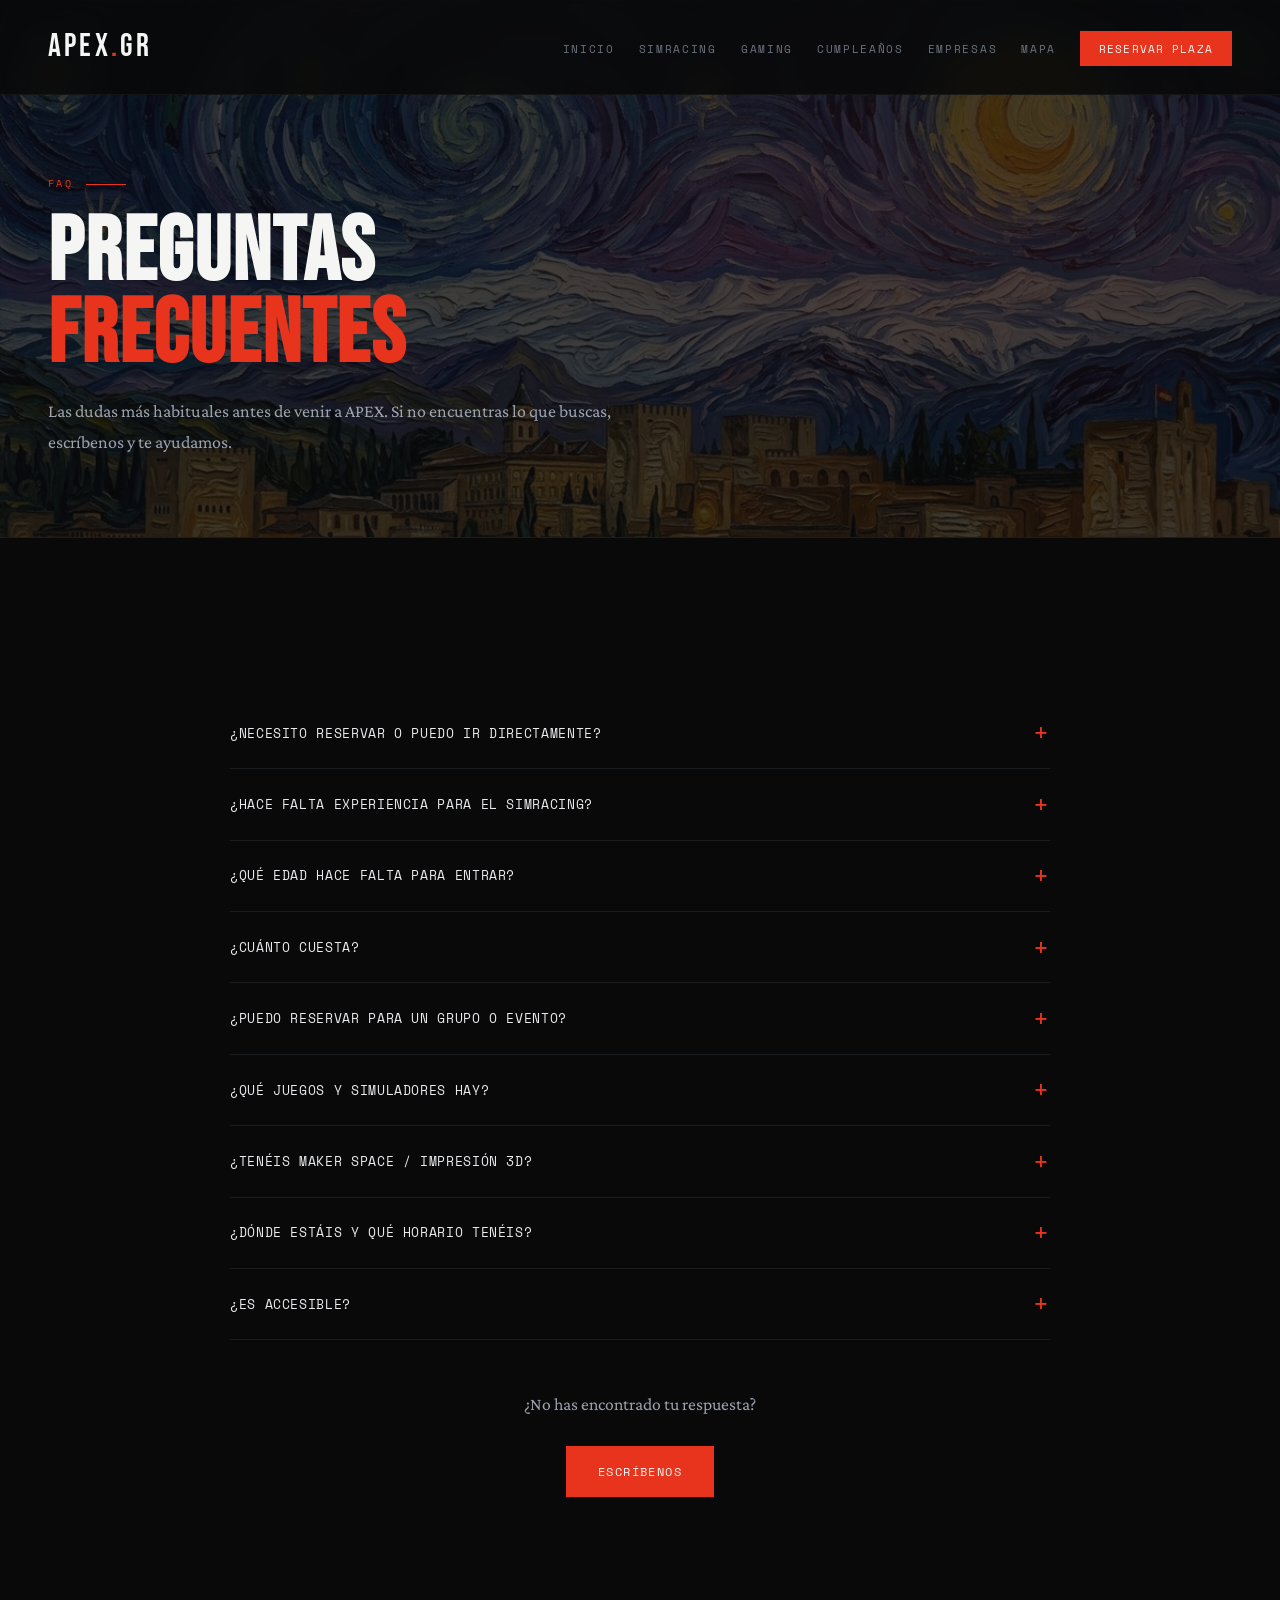
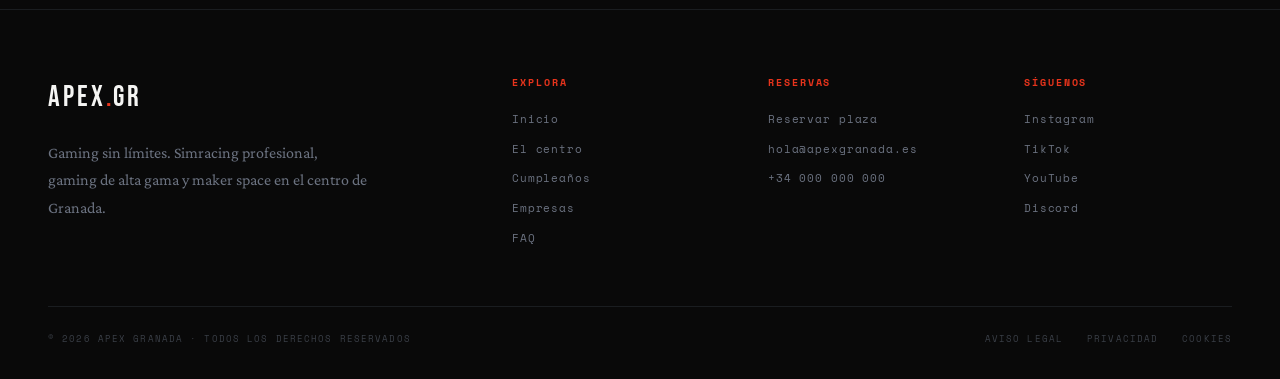
<file: faq.html>
<!DOCTYPE html>
<html lang="es">
<head>
<meta charset="UTF-8">
<meta name="viewport" content="width=device-width, initial-scale=1.0">
<title>Preguntas frecuentes · APEX Granada</title>
<meta name="description" content="Preguntas frecuentes de APEX Granada: reservas, precios, edades, simracing, grupos, cumpleaños y eventos de empresa.">
<link rel="icon" href="data:image/svg+xml,%3Csvg xmlns='http://www.w3.org/2000/svg' viewBox='0 0 32 32'%3E%3Crect width='32' height='32' fill='%23090909'/%3E%3Ctext x='16' y='24' font-family='Arial,sans-serif' font-size='22' font-weight='bold' fill='%23e8341c' text-anchor='middle'%3EA%3C/text%3E%3C/svg%3E">
<meta property="og:type" content="website">
<meta property="og:title" content="Preguntas frecuentes · APEX Granada">
<meta property="og:description" content="Todo lo que necesitas saber antes de venir a APEX Granada.">
<meta property="og:image" content="viper.png">
<meta property="og:locale" content="es_ES">
<meta name="twitter:card" content="summary_large_image">
<link rel="preconnect" href="https://fonts.googleapis.com">
<link rel="preconnect" href="https://fonts.gstatic.com" crossorigin>
<link href="https://fonts.googleapis.com/css2?family=Bebas+Neue&family=Space+Mono:ital,wght@0,400;0,700;1,400&family=Crimson+Pro:wght@300;400;600&display=swap" rel="stylesheet">
<link rel="stylesheet" href="assets/styles.css">
</head>
<body>

<div class="cursor" id="cursor"></div>
<div class="cursor-ring" id="cursor-ring"></div>

<nav>
  <a href="index.html" class="nav-logo">APEX<span>.</span>GR</a>
  <button class="nav-toggle" id="nav-toggle" aria-label="Abrir menú" aria-expanded="false" aria-controls="nav-links">
    <span></span><span></span><span></span>
  </button>
  <ul class="nav-links" id="nav-links">
    <li><a href="index.html">Inicio</a></li>
    <li><a href="simracing.html">Simracing</a></li>
    <li><a href="gaming.html">Gaming</a></li>
    <li><a href="cumpleanos.html">Cumpleaños</a></li>
    <li><a href="empresas.html">Empresas</a></li>
    <li><a href="centros.html#ubicacion">Mapa</a></li>
    <li><a href="reservar.html" class="nav-cta" data-sound="descubre-sound">Reservar plaza</a></li>
  </ul>
</nav>

<!-- PAGE HERO -->
<section class="page-hero">
  <div class="section-tag">FAQ</div>
  <h1>Preguntas<br><em style="font-style:normal;color:var(--c-red)">frecuentes</em></h1>
  <p>Las dudas más habituales antes de venir a APEX. Si no encuentras lo que buscas, escríbenos y te ayudamos.</p>
</section>

<!-- ACORDEÓN -->
<section class="location-section">
  <div class="faq">
    <div class="faq-item">
      <button class="faq-q" aria-expanded="false">¿Necesito reservar o puedo ir directamente?<span class="faq-icon">+</span></button>
      <div class="faq-a"><div class="faq-a-inner">Puedes venir sin reserva si hay puestos libres, pero te recomendamos reservar, sobre todo los simuladores y los fines de semana, para asegurarte plaza. Reservar es gratis y se hace en un minuto.</div></div>
    </div>
    <div class="faq-item">
      <button class="faq-q" aria-expanded="false">¿Hace falta experiencia para el simracing?<span class="faq-icon">+</span></button>
      <div class="faq-a"><div class="faq-a-inner">Para nada. Ajustamos las ayudas a la conducción y la dificultad a tu nivel, desde quien nunca ha tocado un volante hasta pilotos que buscan décimas. Siempre hay alguien para explicarte cómo funciona.</div></div>
    </div>
    <div class="faq-item">
      <button class="faq-q" aria-expanded="false">¿Qué edad hace falta para entrar?<span class="faq-icon">+</span></button>
      <div class="faq-a"><div class="faq-a-inner">El centro es para todos los públicos. Los menores deben venir acompañados de un adulto o con autorización, según la edad. Respetamos siempre la clasificación PEGI de cada juego.</div></div>
    </div>
    <div class="faq-item">
      <button class="faq-q" aria-expanded="false">¿Cuánto cuesta?<span class="faq-icon">+</span></button>
      <div class="faq-a"><div class="faq-a-inner">Habrá tarifas por horas y bonos para gaming, consolas y simracing. Los precios definitivos se publicarán antes de la apertura. Para cumpleaños y empresas trabajamos con paquetes cerrados a medida.</div></div>
    </div>
    <div class="faq-item">
      <button class="faq-q" aria-expanded="false">¿Puedo reservar para un grupo o evento?<span class="faq-icon">+</span></button>
      <div class="faq-a"><div class="faq-a-inner">Sí. Puedes reservar varios puestos a la vez e incluso privatizar la sala completa para cumpleaños y eventos de empresa. Mira las páginas de <a href="cumpleanos.html" style="color:var(--c-red)">Cumpleaños</a> y <a href="empresas.html" style="color:var(--c-red)">Empresas</a>.</div></div>
    </div>
    <div class="faq-item">
      <button class="faq-q" aria-expanded="false">¿Qué juegos y simuladores hay?<span class="faq-icon">+</span></button>
      <div class="faq-a"><div class="faq-a-inner">PCs con RTX 4070 y catálogo actualizado, dos puestos PS5 con TV 4K y dos simuladores con Direct Drive, pedales de célula de carga y triple monitor. El catálogo crece según lo que pida la comunidad.</div></div>
    </div>
    <div class="faq-item">
      <button class="faq-q" aria-expanded="false">¿Tenéis maker space / impresión 3D?<span class="faq-icon">+</span></button>
      <div class="faq-a"><div class="faq-a-inner">Sí. Ofrecemos impresión 3D y, sobre todo, diseño y modelado profesional: piezas a medida, prototipos y assets. Cuéntanos tu proyecto y te damos presupuesto.</div></div>
    </div>
    <div class="faq-item">
      <button class="faq-q" aria-expanded="false">¿Dónde estáis y qué horario tenéis?<span class="faq-icon">+</span></button>
      <div class="faq-a"><div class="faq-a-inner">Estaremos en el centro de Granada, a pocos minutos de la Universidad. El horario previsto es de lunes a domingo, de 10:00 a 00:00. Publicaremos la dirección exacta antes de abrir.</div></div>
    </div>
    <div class="faq-item">
      <button class="faq-q" aria-expanded="false">¿Es accesible?<span class="faq-icon">+</span></button>
      <div class="faq-a"><div class="faq-a-inner">Diseñamos el espacio para que sea cómodo y accesible. Si tienes alguna necesidad concreta, escríbenos antes de tu visita y lo preparamos todo.</div></div>
    </div>
  </div>
  <div style="text-align:center;margin-top:3rem;" class="reveal">
    <p class="lead" style="margin:0 auto 1.5rem;">¿No has encontrado tu respuesta?</p>
    <a href="reservar.html" class="btn-primary">Escríbenos</a>
  </div>
</section>

<!-- FOOTER -->
<footer class="site-footer">
  <div class="footer-cols">
    <div class="footer-brand">
      <div class="footer-logo">APEX<span>.</span>GR</div>
      <p class="footer-tagline">Gaming sin límites. Simracing profesional, gaming de alta gama y maker space en el centro de Granada.</p>
    </div>
    <div class="footer-col">
      <h5>Explora</h5>
      <a href="index.html">Inicio</a>
      <a href="centros.html">El centro</a>
      <a href="cumpleanos.html">Cumpleaños</a>
      <a href="empresas.html">Empresas</a>
      <a href="faq.html">FAQ</a>
    </div>
    <div class="footer-col">
      <h5>Reservas</h5>
      <a href="reservar.html">Reservar plaza</a>
      <a href="mailto:hola@apexgranada.es">hola@apexgranada.es</a>
      <a href="tel:+34000000000">+34 000 000 000</a>
    </div>
    <div class="footer-col">
      <h5>Síguenos</h5>
      <a href="#">Instagram</a>
      <a href="#">TikTok</a>
      <a href="#">YouTube</a>
      <a href="#">Discord</a>
    </div>
  </div>
  <div class="footer-bottom">
    <p>© 2026 APEX Granada · Todos los derechos reservados</p>
    <div class="footer-legal">
      <a href="#">Aviso legal</a>
      <a href="#">Privacidad</a>
      <a href="#">Cookies</a>
    </div>
  </div>
</footer>

<audio id="descubre-sound" src="reservar.mp3" preload="auto"></audio>
<script src="assets/site.js"></script>
</body>
</html>
</file>
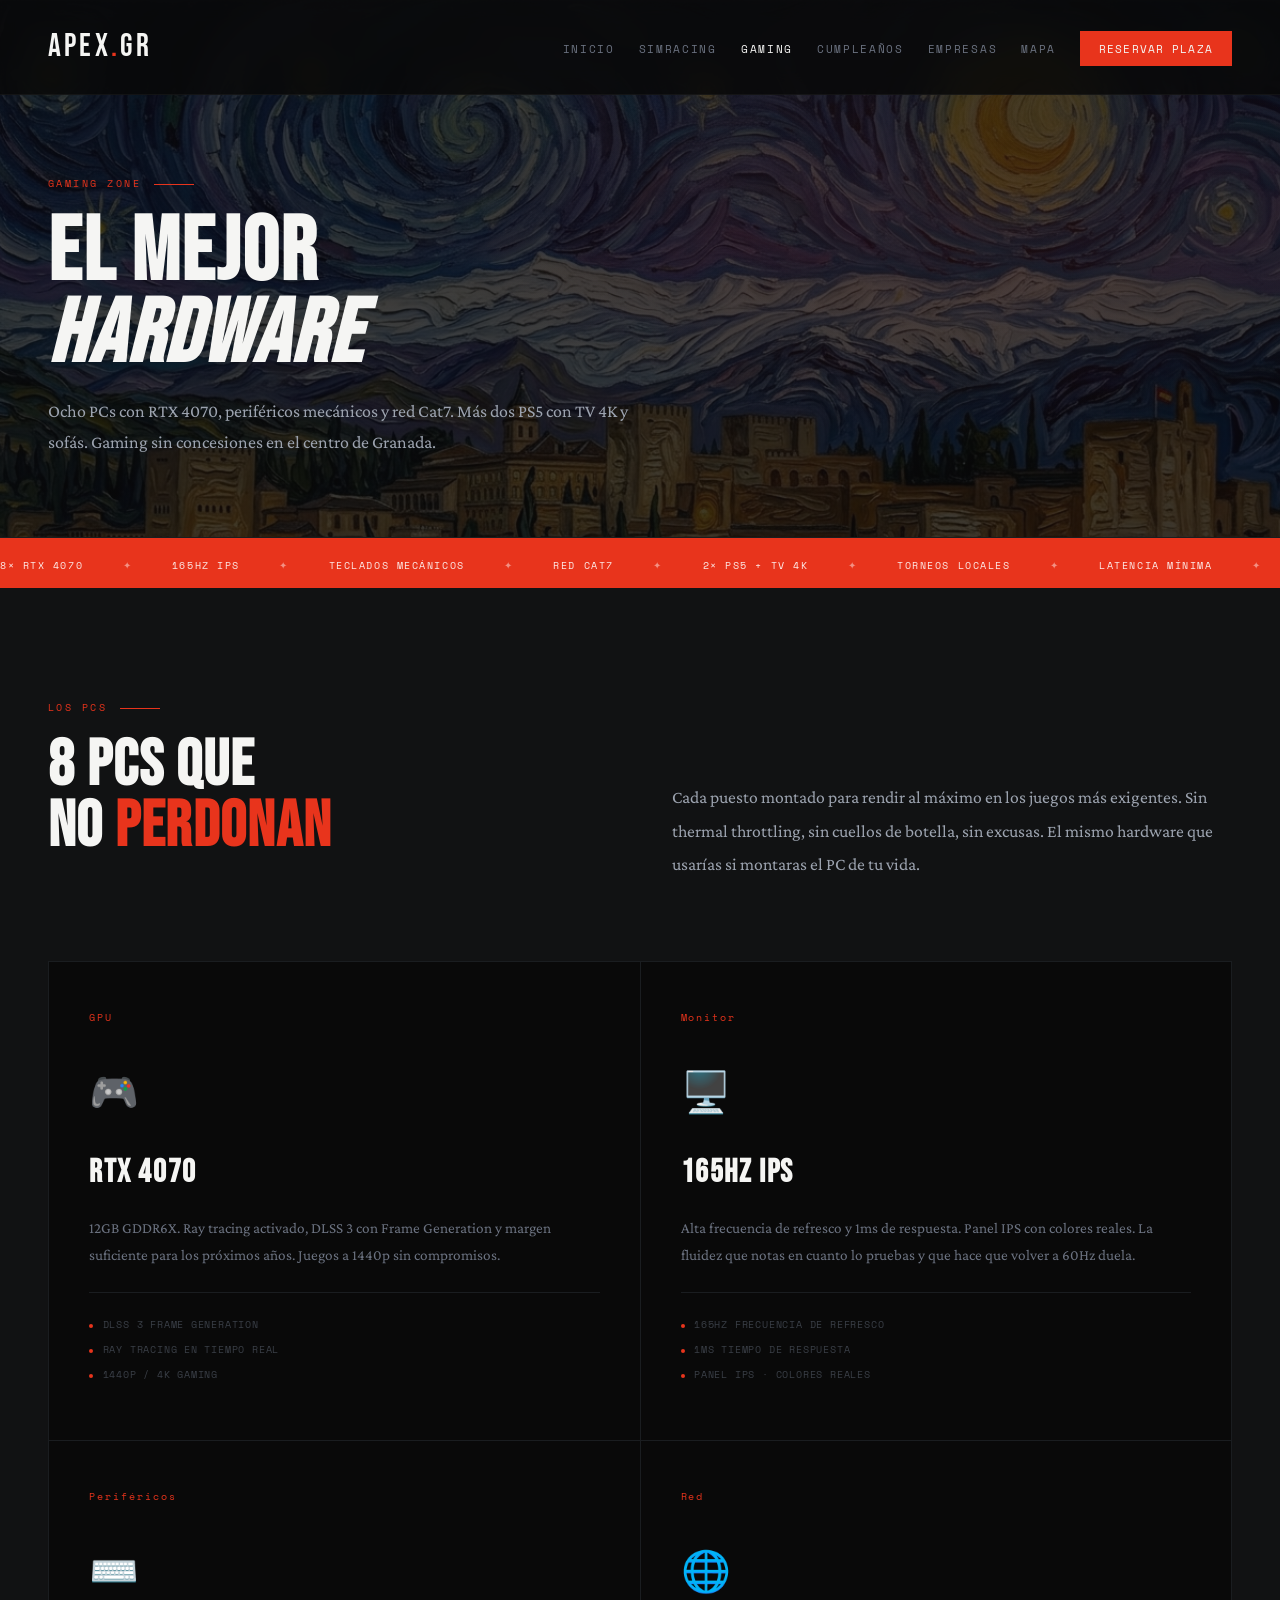
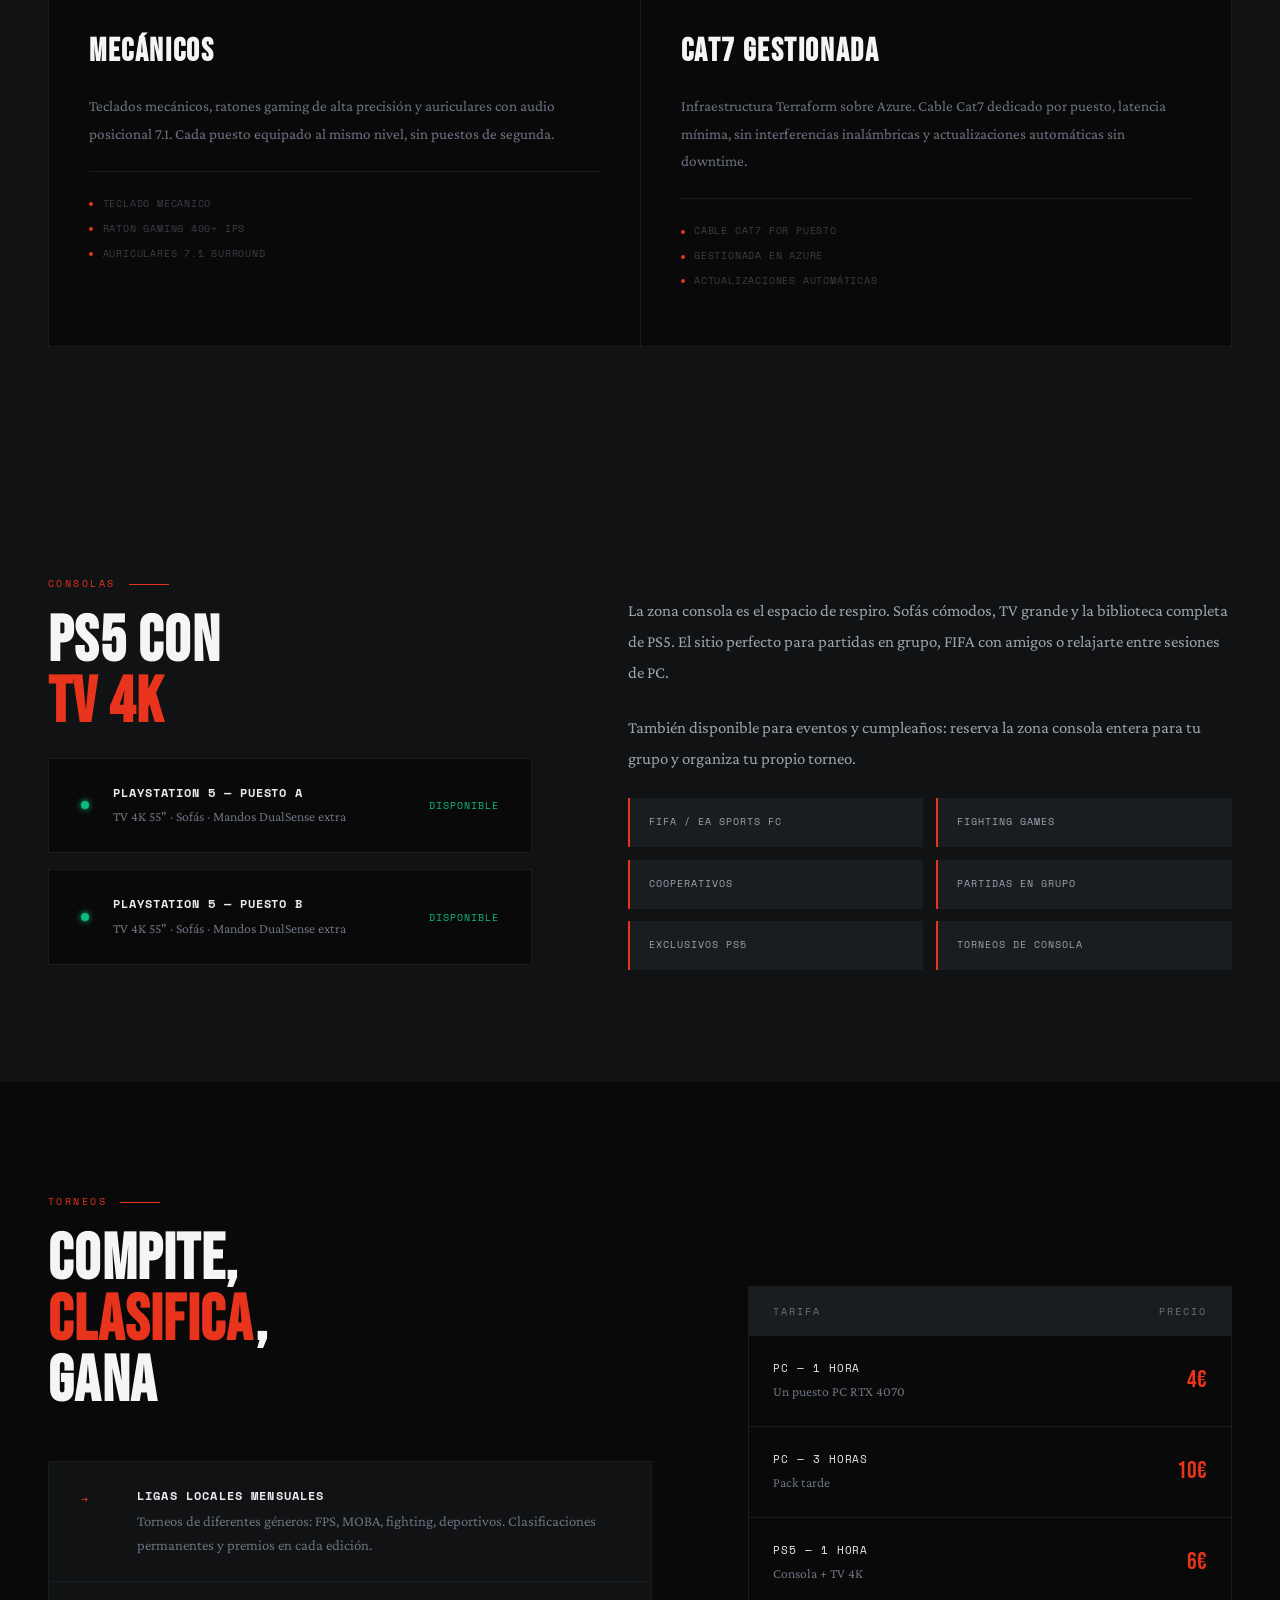
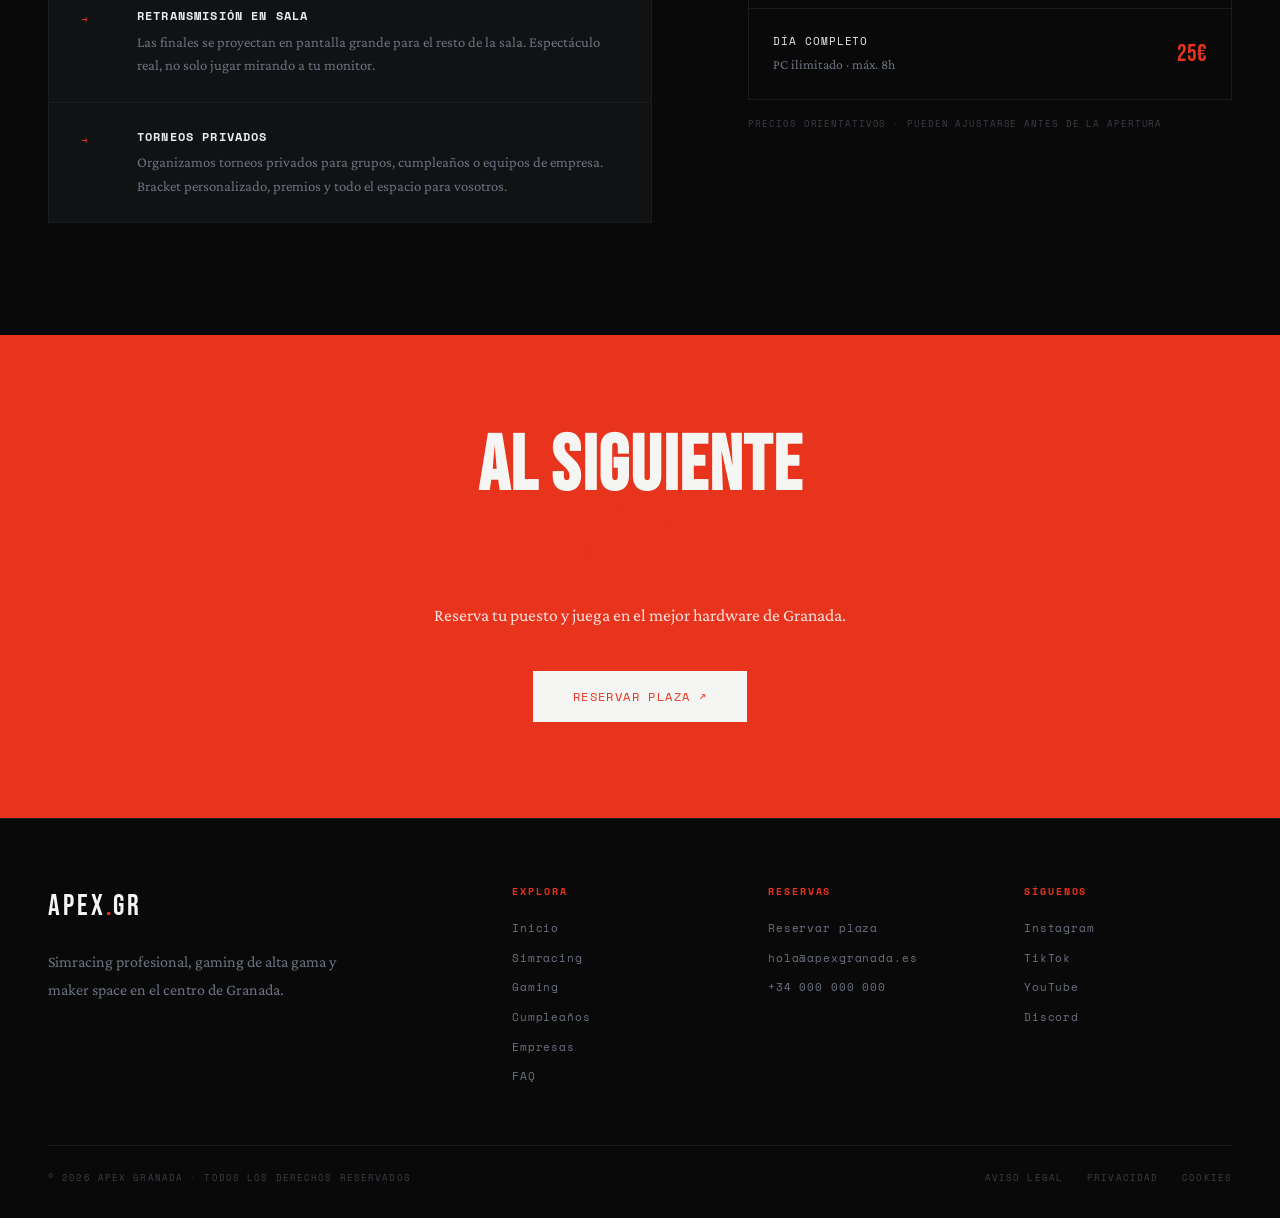
<file: gaming.html>
<!DOCTYPE html>
<html lang="es">
<head>
<meta charset="UTF-8">
<meta name="viewport" content="width=device-width, initial-scale=1.0">
<title>Gaming Zone · APEX Granada</title>
<meta name="description" content="Gaming de alta gama en Granada: 8 PCs RTX 4070, 2 PS5 con TV 4K, periféricos mecánicos, red Cat7 y torneos locales. El mejor hardware de Andalucía.">
<link rel="icon" href="data:image/svg+xml,%3Csvg xmlns='http://www.w3.org/2000/svg' viewBox='0 0 32 32'%3E%3Crect width='32' height='32' fill='%23090909'/%3E%3Ctext x='16' y='24' font-family='Arial,sans-serif' font-size='22' font-weight='bold' fill='%23e8341c' text-anchor='middle'%3EA%3C/text%3E%3C/svg%3E">
<meta property="og:type" content="website">
<meta property="og:title" content="Gaming Zone · APEX Granada">
<meta property="og:description" content="8 PCs RTX 4070 y 2 PS5 con TV 4K en el centro de Granada. Gaming sin concesiones.">
<meta property="og:image" content="viper.png">
<meta property="og:locale" content="es_ES">
<meta name="twitter:card" content="summary_large_image">
<link rel="preconnect" href="https://fonts.googleapis.com">
<link rel="preconnect" href="https://fonts.gstatic.com" crossorigin>
<link href="https://fonts.googleapis.com/css2?family=Bebas+Neue&family=Space+Mono:ital,wght@0,400;0,700;1,400&family=Crimson+Pro:wght@300;400;600&display=swap" rel="stylesheet">
<link rel="stylesheet" href="assets/styles.css">
</head>
<body>

<div class="cursor" id="cursor"></div>
<div class="cursor-ring" id="cursor-ring"></div>

<nav>
  <a href="index.html" class="nav-logo">APEX<span>.</span>GR</a>
  <button class="nav-toggle" id="nav-toggle" aria-label="Abrir menú" aria-expanded="false" aria-controls="nav-links">
    <span></span><span></span><span></span>
  </button>
  <ul class="nav-links" id="nav-links">
    <li><a href="index.html">Inicio</a></li>
    <li><a href="simracing.html">Simracing</a></li>
    <li><a href="gaming.html">Gaming</a></li>
    <li><a href="cumpleanos.html">Cumpleaños</a></li>
    <li><a href="empresas.html">Empresas</a></li>
    <li><a href="centros.html#ubicacion">Mapa</a></li>
    <li><a href="reservar.html" class="nav-cta" data-sound="descubre-sound">Reservar plaza</a></li>
  </ul>
</nav>

<!-- PAGE HERO -->
<section class="page-hero">
  <div class="section-tag">Gaming Zone</div>
  <h1>El mejor<br><em>hardware</em></h1>
  <p>Ocho PCs con RTX 4070, periféricos mecánicos y red Cat7. Más dos PS5 con TV 4K y sofás. Gaming sin concesiones en el centro de Granada.</p>
</section>

<!-- STATS -->
<div class="ticker">
  <div class="ticker-inner">
    8× RTX 4070 <span>✦</span> 165Hz IPS <span>✦</span> TECLADOS MECÁNICOS <span>✦</span> RED CAT7 <span>✦</span> 2× PS5 + TV 4K <span>✦</span> TORNEOS LOCALES <span>✦</span> LATENCIA MÍNIMA <span>✦</span> AZURE MANAGED <span>✦</span> 8× RTX 4070 <span>✦</span> 165Hz IPS <span>✦</span> TECLADOS MECÁNICOS <span>✦</span> RED CAT7 <span>✦</span> 2× PS5 + TV 4K <span>✦</span> TORNEOS LOCALES <span>✦</span> LATENCIA MÍNIMA <span>✦</span> AZURE MANAGED <span>✦</span>
  </div>
</div>

<!-- PC ZONE -->
<section class="services" id="pcs">
  <div class="services-intro reveal">
    <div>
      <div class="section-tag">Los PCs</div>
      <h2>8 PCs que<br>no <em>perdonan</em></h2>
    </div>
    <p>Cada puesto montado para rendir al máximo en los juegos más exigentes. Sin thermal throttling, sin cuellos de botella, sin excusas. El mismo hardware que usarías si montaras el PC de tu vida.</p>
  </div>
  <div class="service-grid" style="grid-template-columns:repeat(2,1fr);">
    <div class="service-card reveal">
      <div class="service-num">GPU</div>
      <span class="service-icon">🎮</span>
      <h3>RTX 4070</h3>
      <p>12GB GDDR6X. Ray tracing activado, DLSS 3 con Frame Generation y margen suficiente para los próximos años. Juegos a 1440p sin compromisos.</p>
      <div class="service-specs">
        <div class="service-spec">DLSS 3 Frame Generation</div>
        <div class="service-spec">Ray tracing en tiempo real</div>
        <div class="service-spec">1440p / 4K gaming</div>
      </div>
    </div>
    <div class="service-card reveal">
      <div class="service-num">Monitor</div>
      <span class="service-icon">🖥️</span>
      <h3>165Hz IPS</h3>
      <p>Alta frecuencia de refresco y 1ms de respuesta. Panel IPS con colores reales. La fluidez que notas en cuanto lo pruebas y que hace que volver a 60Hz duela.</p>
      <div class="service-specs">
        <div class="service-spec">165Hz frecuencia de refresco</div>
        <div class="service-spec">1ms tiempo de respuesta</div>
        <div class="service-spec">Panel IPS · colores reales</div>
      </div>
    </div>
    <div class="service-card reveal">
      <div class="service-num">Periféricos</div>
      <span class="service-icon">⌨️</span>
      <h3>Mecánicos</h3>
      <p>Teclados mecánicos, ratones gaming de alta precisión y auriculares con audio posicional 7.1. Cada puesto equipado al mismo nivel, sin puestos de segunda.</p>
      <div class="service-specs">
        <div class="service-spec">Teclado mecánico</div>
        <div class="service-spec">Ratón gaming 400+ IPS</div>
        <div class="service-spec">Auriculares 7.1 surround</div>
      </div>
    </div>
    <div class="service-card reveal">
      <div class="service-num">Red</div>
      <span class="service-icon">🌐</span>
      <h3>Cat7 gestionada</h3>
      <p>Infraestructura Terraform sobre Azure. Cable Cat7 dedicado por puesto, latencia mínima, sin interferencias inalámbricas y actualizaciones automáticas sin downtime.</p>
      <div class="service-specs">
        <div class="service-spec">Cable Cat7 por puesto</div>
        <div class="service-spec">Gestionada en Azure</div>
        <div class="service-spec">Actualizaciones automáticas</div>
      </div>
    </div>
  </div>
</section>

<!-- CONSOLE ZONE -->
<section class="printing" id="consolas">
  <div class="print-layout">
    <div class="reveal">
      <div class="section-tag">Consolas</div>
      <h2>PS5 con<br><em>TV 4K</em></h2>
      <div class="print-machines">
        <div class="machine-card">
          <div class="machine-dot"></div>
          <div class="machine-info">
            <h4>PlayStation 5 — Puesto A</h4>
            <p>TV 4K 55" · Sofás · Mandos DualSense extra</p>
          </div>
          <div class="machine-status">Disponible</div>
        </div>
        <div class="machine-card">
          <div class="machine-dot"></div>
          <div class="machine-info">
            <h4>PlayStation 5 — Puesto B</h4>
            <p>TV 4K 55" · Sofás · Mandos DualSense extra</p>
          </div>
          <div class="machine-status">Disponible</div>
        </div>
      </div>
    </div>
    <div class="print-services reveal">
      <p>
        La zona consola es el espacio de respiro. Sofás cómodos, TV grande y la biblioteca completa de PS5. El sitio perfecto para partidas en grupo, FIFA con amigos o relajarte entre sesiones de PC.
      </p>
      <p>
        También disponible para eventos y cumpleaños: reserva la zona consola entera para tu grupo y organiza tu propio torneo.
      </p>
      <div class="print-use-cases">
        <div class="use-case">FIFA / EA Sports FC</div>
        <div class="use-case">Fighting games</div>
        <div class="use-case">Cooperativos</div>
        <div class="use-case">Partidas en grupo</div>
        <div class="use-case">Exclusivos PS5</div>
        <div class="use-case">Torneos de consola</div>
      </div>
    </div>
  </div>
</section>

<!-- TORNEOS -->
<section class="simracing" id="torneos">
  <div class="sim-layout">
    <div>
      <div class="section-tag reveal">Torneos</div>
      <h2 class="reveal">Compite,<br><em>clasifica</em>,<br>gana</h2>
      <div class="sim-features reveal">
        <div class="sim-feature">
          <div class="sim-feature-num">→</div>
          <div class="sim-feature-content">
            <h4>Ligas locales mensuales</h4>
            <p>Torneos de diferentes géneros: FPS, MOBA, fighting, deportivos. Clasificaciones permanentes y premios en cada edición.</p>
          </div>
        </div>
        <div class="sim-feature">
          <div class="sim-feature-num">→</div>
          <div class="sim-feature-content">
            <h4>Retransmisión en sala</h4>
            <p>Las finales se proyectan en pantalla grande para el resto de la sala. Espectáculo real, no solo jugar mirando a tu monitor.</p>
          </div>
        </div>
        <div class="sim-feature">
          <div class="sim-feature-num">→</div>
          <div class="sim-feature-content">
            <h4>Torneos privados</h4>
            <p>Organizamos torneos privados para grupos, cumpleaños o equipos de empresa. Bracket personalizado, premios y todo el espacio para vosotros.</p>
          </div>
        </div>
      </div>
    </div>
    <div class="reveal">
      <div style="border:1px solid var(--c-steel);overflow:hidden;">
        <div style="display:grid;grid-template-columns:2fr 1fr;padding:1rem 1.5rem;background:var(--c-steel);font-family:var(--font-mono);font-size:0.6rem;letter-spacing:0.2em;text-transform:uppercase;color:var(--c-slate);">
          <span>Tarifa</span>
          <span style="text-align:right">Precio</span>
        </div>
        <div style="display:grid;grid-template-columns:2fr 1fr;padding:1.4rem 1.5rem;border-bottom:1px solid var(--c-steel);">
          <div>
            <div style="font-family:var(--font-mono);font-size:0.7rem;letter-spacing:0.08em;text-transform:uppercase;color:var(--c-light);">PC — 1 hora</div>
            <div style="font-size:0.85rem;color:var(--c-slate);margin-top:0.2rem;">Un puesto PC RTX 4070</div>
          </div>
          <div style="font-family:var(--font-display);font-size:1.5rem;color:var(--c-red);text-align:right;align-self:center;">4€</div>
        </div>
        <div style="display:grid;grid-template-columns:2fr 1fr;padding:1.4rem 1.5rem;border-bottom:1px solid var(--c-steel);">
          <div>
            <div style="font-family:var(--font-mono);font-size:0.7rem;letter-spacing:0.08em;text-transform:uppercase;color:var(--c-light);">PC — 3 horas</div>
            <div style="font-size:0.85rem;color:var(--c-slate);margin-top:0.2rem;">Pack tarde</div>
          </div>
          <div style="font-family:var(--font-display);font-size:1.5rem;color:var(--c-red);text-align:right;align-self:center;">10€</div>
        </div>
        <div style="display:grid;grid-template-columns:2fr 1fr;padding:1.4rem 1.5rem;border-bottom:1px solid var(--c-steel);">
          <div>
            <div style="font-family:var(--font-mono);font-size:0.7rem;letter-spacing:0.08em;text-transform:uppercase;color:var(--c-light);">PS5 — 1 hora</div>
            <div style="font-size:0.85rem;color:var(--c-slate);margin-top:0.2rem;">Consola + TV 4K</div>
          </div>
          <div style="font-family:var(--font-display);font-size:1.5rem;color:var(--c-red);text-align:right;align-self:center;">6€</div>
        </div>
        <div style="display:grid;grid-template-columns:2fr 1fr;padding:1.4rem 1.5rem;">
          <div>
            <div style="font-family:var(--font-mono);font-size:0.7rem;letter-spacing:0.08em;text-transform:uppercase;color:var(--c-light);">Día completo</div>
            <div style="font-size:0.85rem;color:var(--c-slate);margin-top:0.2rem;">PC ilimitado · máx. 8h</div>
          </div>
          <div style="font-family:var(--font-display);font-size:1.5rem;color:var(--c-red);text-align:right;align-self:center;">25€</div>
        </div>
      </div>
      <p style="font-family:var(--font-mono);font-size:0.56rem;color:var(--c-fog);letter-spacing:0.1em;text-transform:uppercase;margin-top:1rem;">Precios orientativos · Pueden ajustarse antes de la apertura</p>
    </div>
  </div>
</section>

<!-- CTA -->
<section class="cta-band">
  <h2>Al siguiente<br><em>nivel</em></h2>
  <p>Reserva tu puesto y juega en el mejor hardware de Granada.</p>
  <a href="reservar.html?tipo=gaming" class="btn-light" data-sound="descubre-sound">Reservar plaza ↗</a>
</section>

<!-- FOOTER -->
<footer class="site-footer">
  <div class="footer-cols">
    <div class="footer-brand">
      <div class="footer-logo">APEX<span>.</span>GR</div>
      <p class="footer-tagline">Simracing profesional, gaming de alta gama y maker space en el centro de Granada.</p>
    </div>
    <div class="footer-col">
      <h5>Explora</h5>
      <a href="index.html">Inicio</a>
      <a href="simracing.html">Simracing</a>
      <a href="gaming.html">Gaming</a>
      <a href="cumpleanos.html">Cumpleaños</a>
      <a href="empresas.html">Empresas</a>
      <a href="faq.html">FAQ</a>
    </div>
    <div class="footer-col">
      <h5>Reservas</h5>
      <a href="reservar.html">Reservar plaza</a>
      <a href="mailto:hola@apexgranada.es">hola@apexgranada.es</a>
      <a href="tel:+34000000000">+34 000 000 000</a>
    </div>
    <div class="footer-col">
      <h5>Síguenos</h5>
      <a href="#">Instagram</a>
      <a href="#">TikTok</a>
      <a href="#">YouTube</a>
      <a href="#">Discord</a>
    </div>
  </div>
  <div class="footer-bottom">
    <p>© 2026 APEX Granada · Todos los derechos reservados</p>
    <div class="footer-legal">
      <a href="#">Aviso legal</a>
      <a href="#">Privacidad</a>
      <a href="#">Cookies</a>
    </div>
  </div>
</footer>

<audio id="descubre-sound" src="reservar.mp3" preload="auto"></audio>
<script src="assets/site.js"></script>
</body>
</html>
</file>
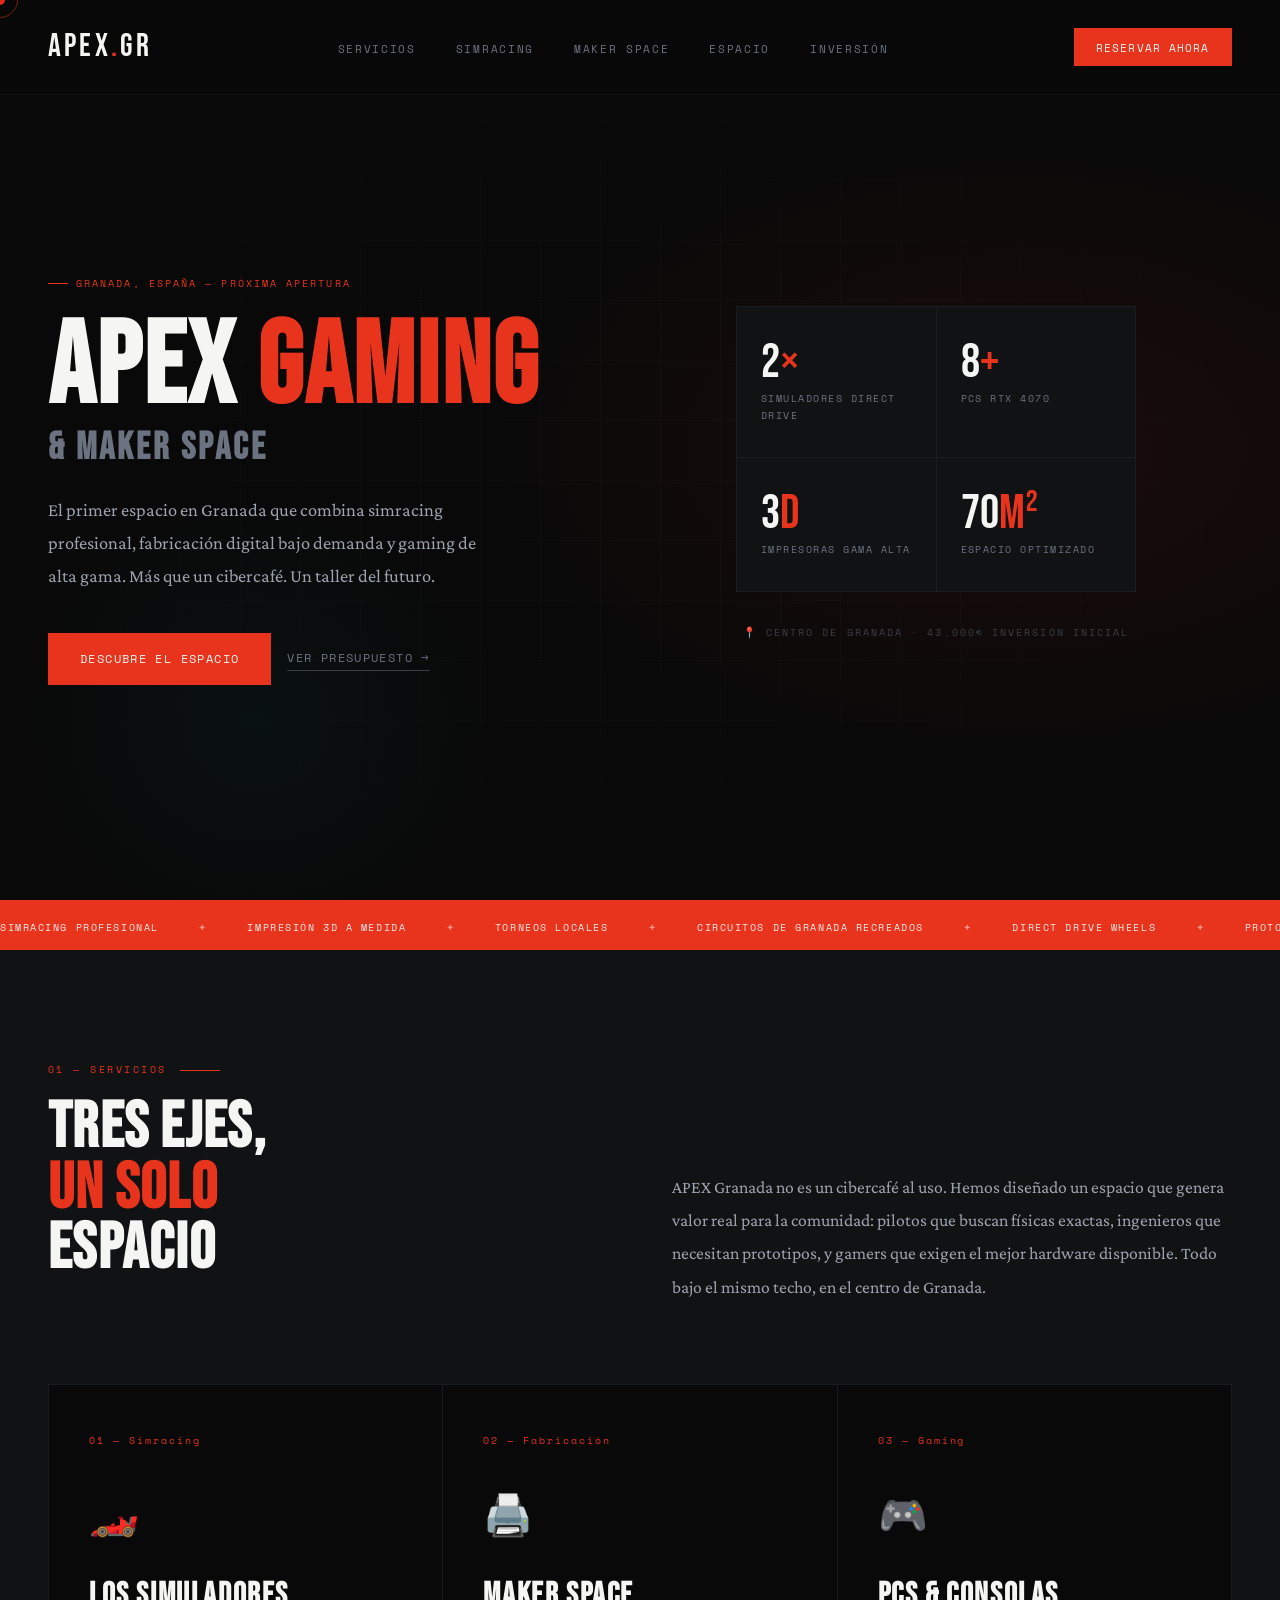
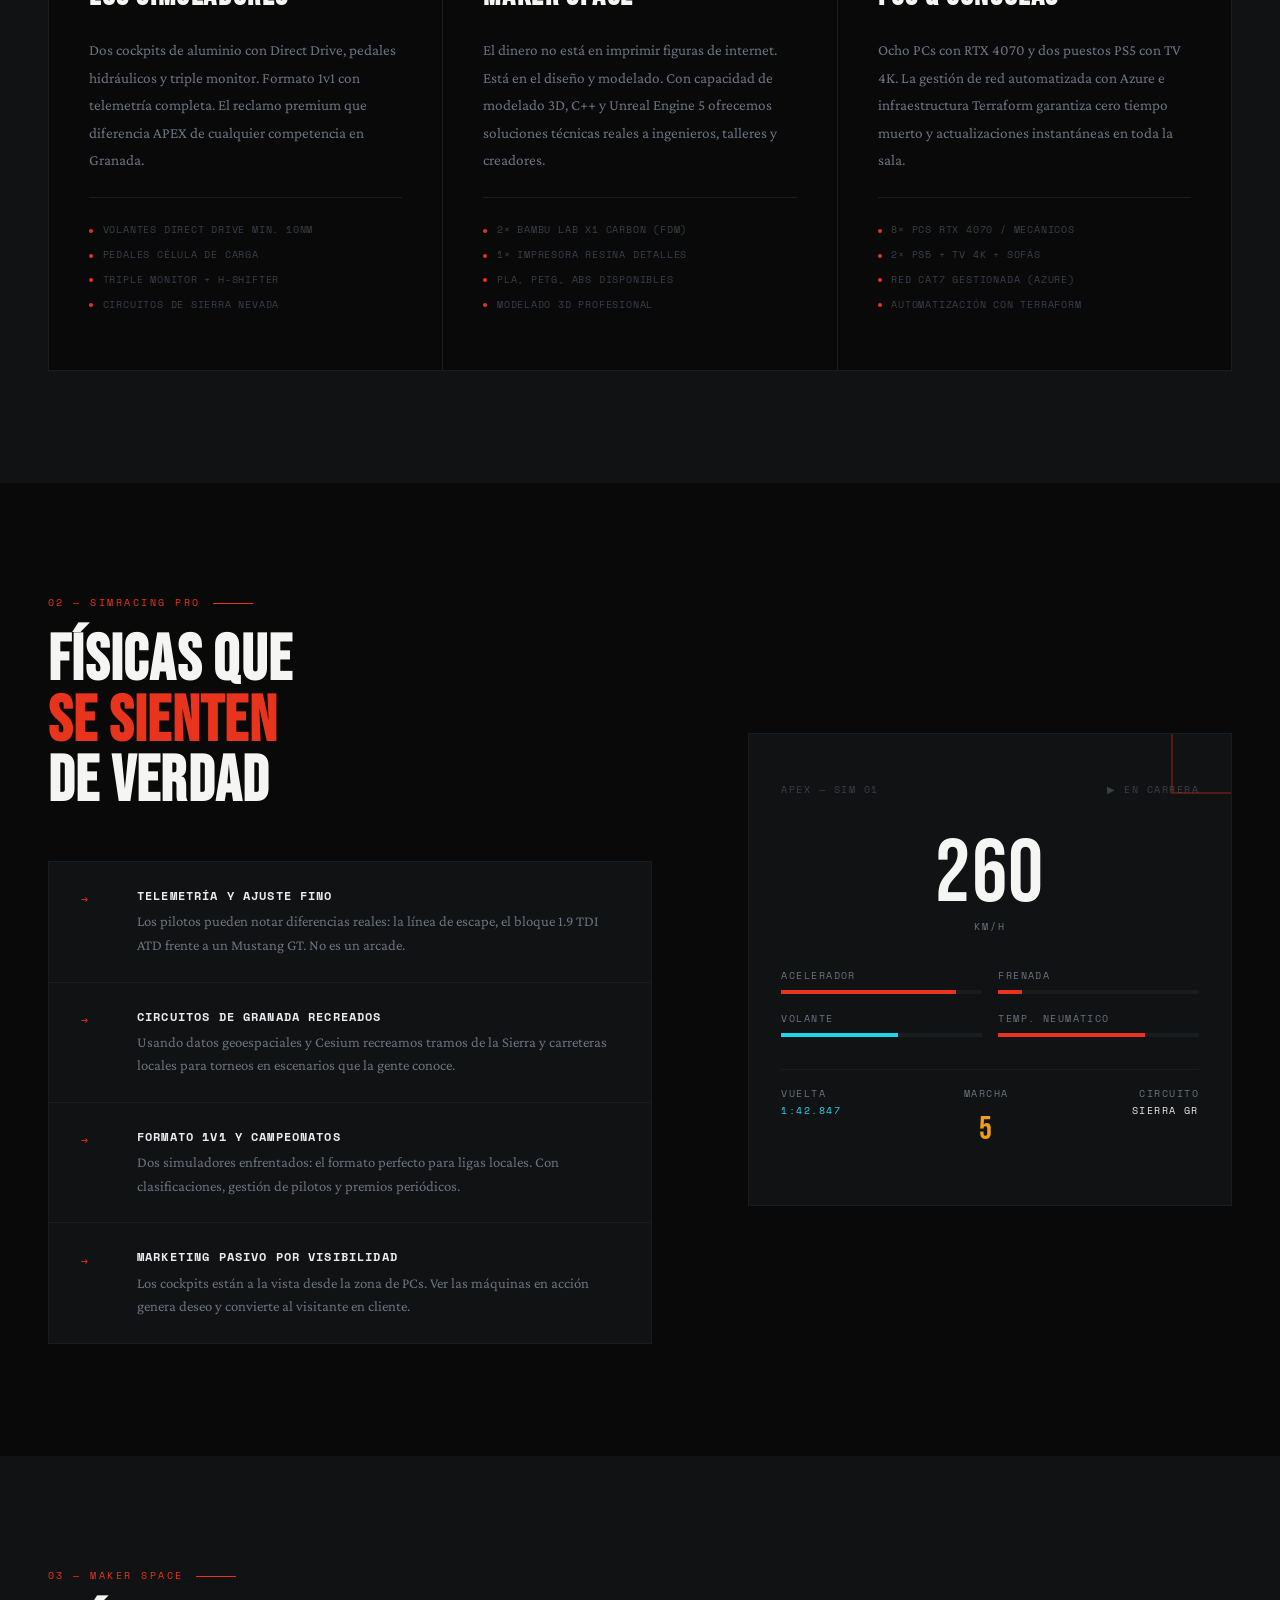
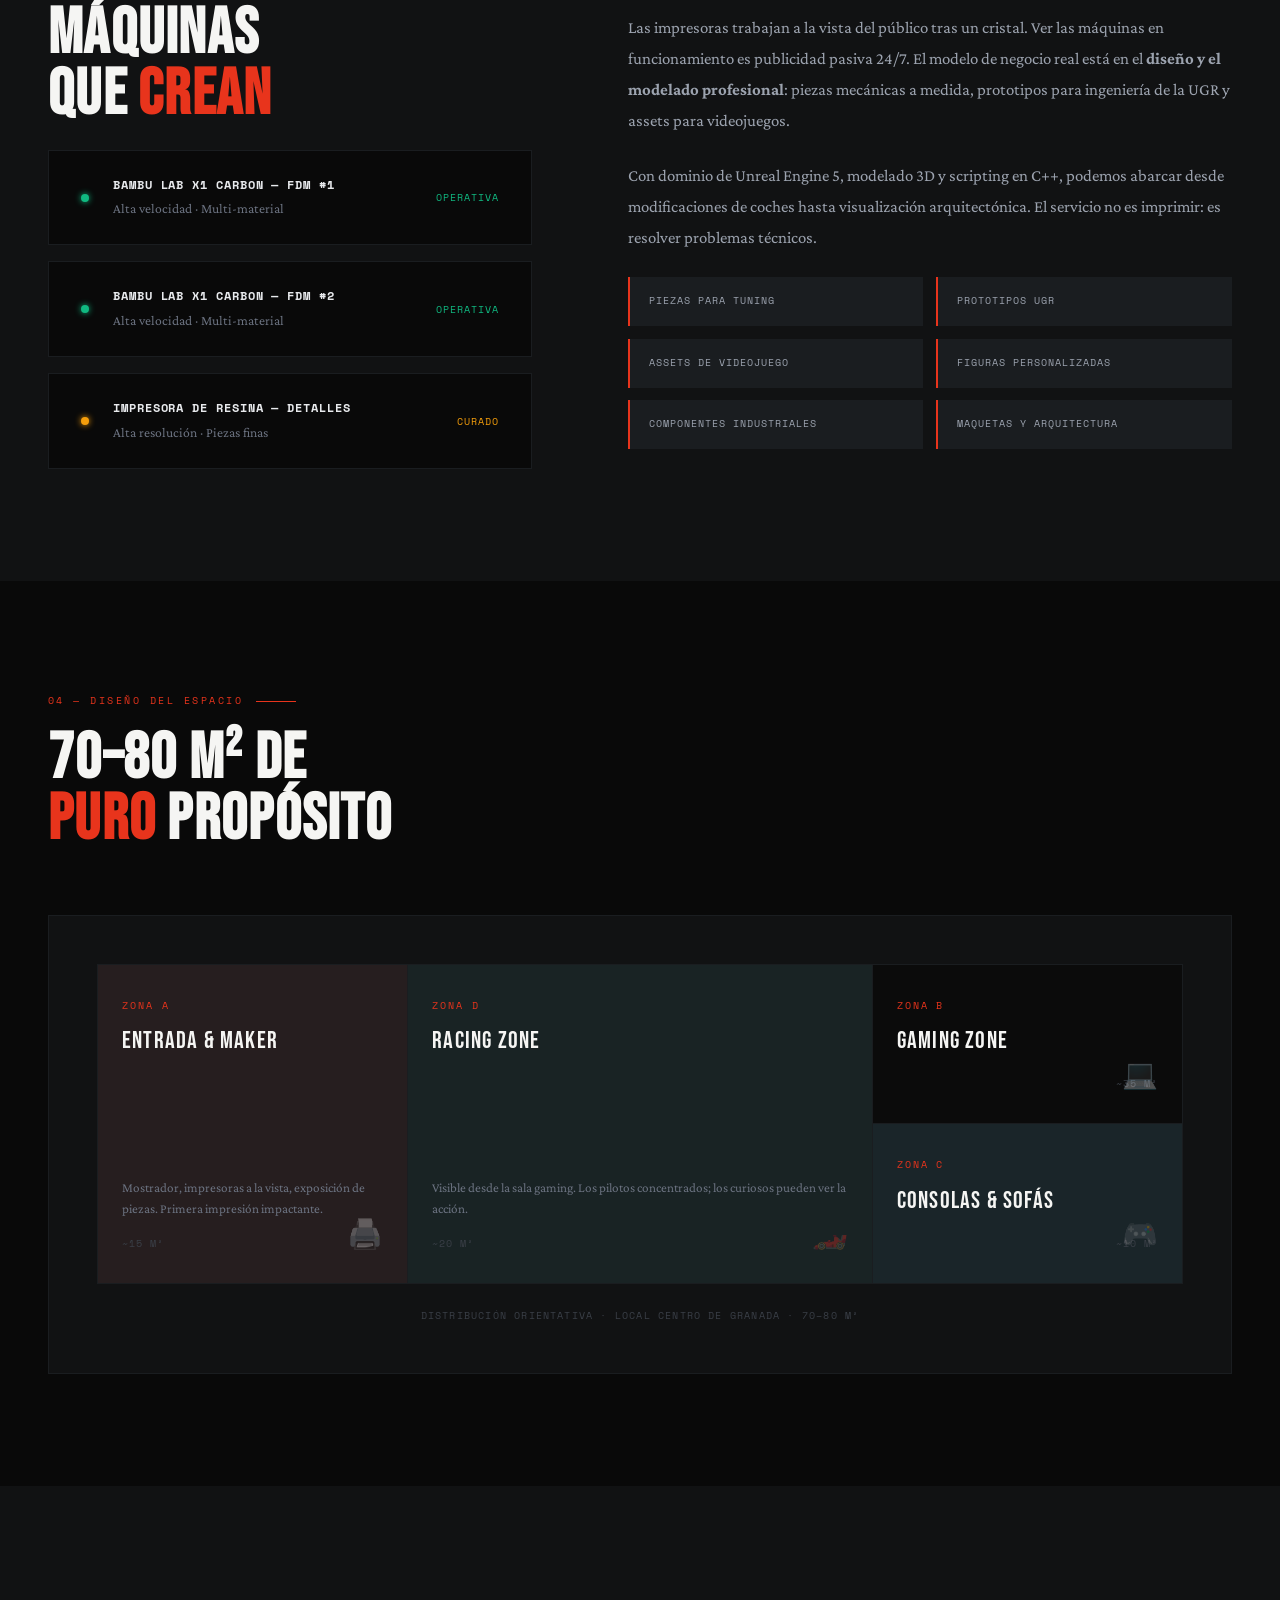
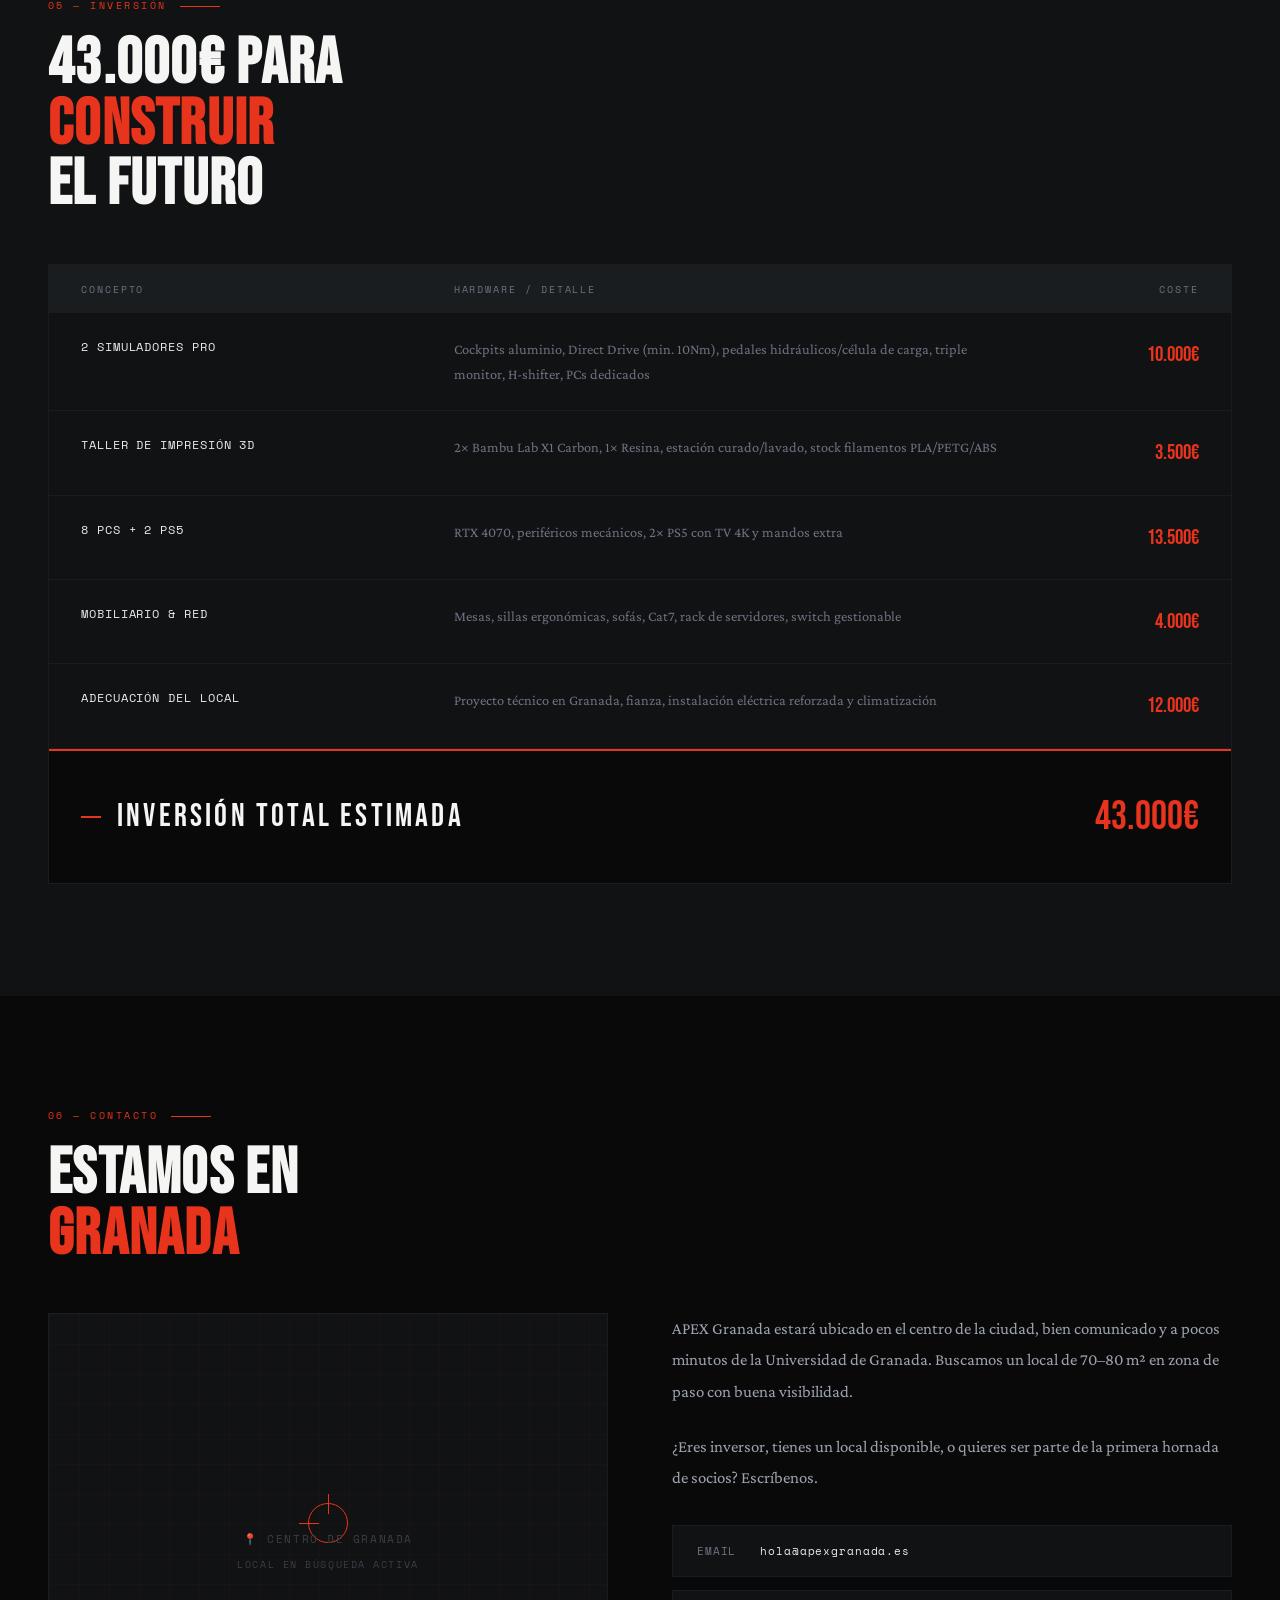
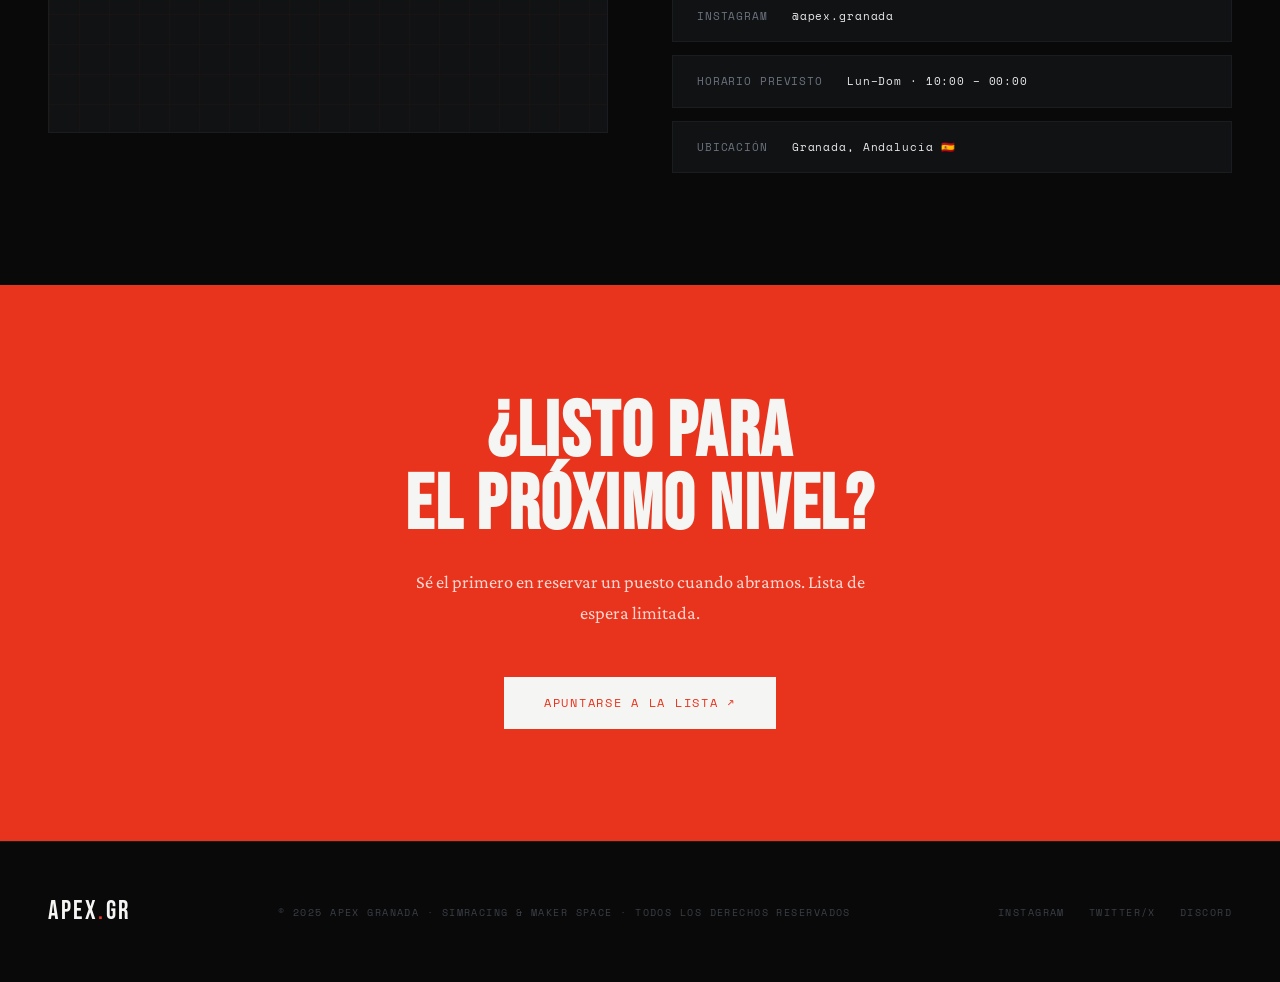
<file: index.html.html>
<!DOCTYPE html>
<html lang="es">
<head>
<meta charset="UTF-8">
<meta name="viewport" content="width=device-width, initial-scale=1.0">
<title>APEX Granada — Simracing & Maker Space</title>
<link href="https://fonts.googleapis.com/css2?family=Bebas+Neue&family=Space+Mono:ital,wght@0,400;0,700;1,400&family=Crimson+Pro:wght@300;400;600&display=swap" rel="stylesheet">
<style>
  :root {
    --c-void: #090909;
    --c-carbon: #111213;
    --c-steel: #1a1d20;
    --c-chrome: #252930;
    --c-fog: #3a3f47;
    --c-slate: #6b7280;
    --c-silver: #9ca3af;
    --c-light: #e8eaed;
    --c-white: #f5f5f3;
    --c-red: #e8341c;
    --c-red-glow: #ff4422;
    --c-amber: #f59e0b;
    --c-cyan: #22d3ee;
    --c-green: #10b981;
    --accent: var(--c-red);
    --font-display: 'Bebas Neue', sans-serif;
    --font-mono: 'Space Mono', monospace;
    --font-body: 'Crimson Pro', serif;
  }

  *, *::before, *::after { margin: 0; padding: 0; box-sizing: border-box; }
  html { scroll-behavior: smooth; }

  body {
    background: var(--c-void);
    color: var(--c-light);
    font-family: var(--font-body);
    font-size: 18px;
    line-height: 1.7;
    overflow-x: hidden;
    cursor: none;
  }

  /* Custom cursor */
  .cursor {
    position: fixed;
    width: 10px;
    height: 10px;
    background: var(--c-red);
    border-radius: 50%;
    pointer-events: none;
    z-index: 9999;
    transform: translate(-50%, -50%);
    transition: transform 0.1s ease, background 0.2s;
    mix-blend-mode: difference;
  }
  .cursor-ring {
    position: fixed;
    width: 36px;
    height: 36px;
    border: 1px solid rgba(232,52,28,0.5);
    border-radius: 50%;
    pointer-events: none;
    z-index: 9998;
    transform: translate(-50%, -50%);
    transition: transform 0.15s ease, width 0.2s, height 0.2s, border-color 0.2s;
  }

  /* NAV */
  nav {
    position: fixed;
    top: 0; left: 0; right: 0;
    z-index: 100;
    display: flex;
    justify-content: space-between;
    align-items: center;
    padding: 1.25rem 3rem;
    border-bottom: 1px solid rgba(255,255,255,0.04);
    background: rgba(9,9,9,0.85);
    backdrop-filter: blur(12px);
  }
  .nav-logo {
    font-family: var(--font-display);
    font-size: 2rem;
    letter-spacing: 0.1em;
    color: var(--c-white);
    text-decoration: none;
  }
  .nav-logo span { color: var(--c-red); }
  .nav-links {
    display: flex;
    gap: 2.5rem;
    list-style: none;
  }
  .nav-links a {
    font-family: var(--font-mono);
    font-size: 0.7rem;
    letter-spacing: 0.15em;
    text-transform: uppercase;
    color: var(--c-slate);
    text-decoration: none;
    transition: color 0.2s;
  }
  .nav-links a:hover { color: var(--c-white); }
  .nav-cta {
    font-family: var(--font-mono);
    font-size: 0.7rem;
    letter-spacing: 0.1em;
    text-transform: uppercase;
    background: var(--c-red);
    color: var(--c-white);
    border: none;
    padding: 0.6rem 1.4rem;
    cursor: none;
    text-decoration: none;
    transition: background 0.2s;
  }
  .nav-cta:hover { background: var(--c-red-glow); }

  /* HERO */
  .hero {
    min-height: 100vh;
    display: grid;
    grid-template-columns: 1fr 1fr;
    align-items: center;
    padding: 7rem 3rem 4rem;
    position: relative;
    overflow: hidden;
  }
  .hero::before {
    content: '';
    position: absolute;
    inset: 0;
    background: 
      radial-gradient(ellipse 60% 50% at 80% 50%, rgba(232,52,28,0.08) 0%, transparent 70%),
      radial-gradient(ellipse 30% 40% at 20% 80%, rgba(34,211,238,0.04) 0%, transparent 60%);
  }
  .hero-grid-bg {
    position: absolute;
    inset: 0;
    background-image: 
      linear-gradient(rgba(255,255,255,0.02) 1px, transparent 1px),
      linear-gradient(90deg, rgba(255,255,255,0.02) 1px, transparent 1px);
    background-size: 60px 60px;
    mask-image: radial-gradient(ellipse at center, black 30%, transparent 80%);
  }
  .hero-left {
    position: relative;
    z-index: 2;
  }
  .hero-tag {
    display: inline-flex;
    align-items: center;
    gap: 0.5rem;
    font-family: var(--font-mono);
    font-size: 0.65rem;
    letter-spacing: 0.2em;
    text-transform: uppercase;
    color: var(--c-red);
    margin-bottom: 1.5rem;
  }
  .hero-tag::before {
    content: '';
    display: inline-block;
    width: 20px;
    height: 1px;
    background: var(--c-red);
  }
  h1 {
    font-family: var(--font-display);
    font-size: clamp(5rem, 9vw, 9rem);
    line-height: 0.92;
    letter-spacing: 0.02em;
    color: var(--c-white);
    margin-bottom: 0.15em;
  }
  h1 .line-red { color: var(--c-red); }
  h1 .line-sub {
    font-size: clamp(1.8rem, 3vw, 3rem);
    color: var(--c-slate);
    display: block;
    letter-spacing: 0.08em;
    margin-top: 0.2em;
  }
  .hero-desc {
    font-family: var(--font-body);
    font-size: 1.15rem;
    color: var(--c-silver);
    max-width: 440px;
    margin: 1.8rem 0 2.5rem;
    line-height: 1.8;
  }
  .hero-actions {
    display: flex;
    gap: 1rem;
    align-items: center;
  }
  .btn-primary {
    font-family: var(--font-mono);
    font-size: 0.72rem;
    letter-spacing: 0.12em;
    text-transform: uppercase;
    background: var(--c-red);
    color: var(--c-white);
    padding: 1rem 2rem;
    text-decoration: none;
    transition: background 0.2s;
    cursor: none;
    display: inline-block;
  }
  .btn-primary:hover { background: var(--c-red-glow); }
  .btn-secondary {
    font-family: var(--font-mono);
    font-size: 0.72rem;
    letter-spacing: 0.12em;
    text-transform: uppercase;
    color: var(--c-slate);
    text-decoration: none;
    border-bottom: 1px solid var(--c-fog);
    padding-bottom: 2px;
    cursor: none;
    transition: color 0.2s, border-color 0.2s;
  }
  .btn-secondary:hover { color: var(--c-white); border-color: var(--c-silver); }

  .hero-right {
    position: relative;
    z-index: 2;
    display: flex;
    justify-content: center;
  }
  .hero-stats {
    display: grid;
    grid-template-columns: 1fr 1fr;
    gap: 1px;
    background: var(--c-steel);
    border: 1px solid var(--c-steel);
    max-width: 400px;
    width: 100%;
  }
  .stat-box {
    background: var(--c-carbon);
    padding: 2rem 1.5rem;
    position: relative;
    overflow: hidden;
  }
  .stat-box::before {
    content: '';
    position: absolute;
    top: 0; left: 0;
    width: 3px;
    height: 100%;
    background: var(--c-red);
    opacity: 0;
    transition: opacity 0.3s;
  }
  .stat-box:hover::before { opacity: 1; }
  .stat-number {
    font-family: var(--font-display);
    font-size: 3rem;
    color: var(--c-white);
    line-height: 1;
    margin-bottom: 0.25rem;
  }
  .stat-number span { color: var(--c-red); }
  .stat-label {
    font-family: var(--font-mono);
    font-size: 0.62rem;
    letter-spacing: 0.15em;
    text-transform: uppercase;
    color: var(--c-slate);
  }
  .hero-location {
    margin-top: 2rem;
    font-family: var(--font-mono);
    font-size: 0.65rem;
    letter-spacing: 0.2em;
    color: var(--c-fog);
    text-transform: uppercase;
    text-align: center;
  }

  /* TICKER */
  .ticker {
    background: var(--c-red);
    overflow: hidden;
    white-space: nowrap;
    padding: 0.6rem 0;
  }
  .ticker-inner {
    display: inline-block;
    animation: ticker 20s linear infinite;
    font-family: var(--font-mono);
    font-size: 0.65rem;
    letter-spacing: 0.15em;
    text-transform: uppercase;
    color: rgba(255,255,255,0.9);
  }
  .ticker-inner span { margin: 0 2rem; opacity: 0.5; }
  @keyframes ticker {
    0% { transform: translateX(0); }
    100% { transform: translateX(-50%); }
  }

  /* SECTIONS */
  section { padding: 7rem 3rem; position: relative; }
  .section-tag {
    font-family: var(--font-mono);
    font-size: 0.62rem;
    letter-spacing: 0.25em;
    text-transform: uppercase;
    color: var(--c-red);
    margin-bottom: 1.2rem;
    display: flex;
    align-items: center;
    gap: 0.8rem;
  }
  .section-tag::after {
    content: '';
    display: inline-block;
    flex: 1;
    max-width: 40px;
    height: 1px;
    background: var(--c-red);
  }
  h2 {
    font-family: var(--font-display);
    font-size: clamp(3rem, 5vw, 5.5rem);
    line-height: 0.95;
    letter-spacing: 0.02em;
    color: var(--c-white);
    margin-bottom: 1.5rem;
  }
  h2 em { font-style: normal; color: var(--c-red); }
  h3 {
    font-family: var(--font-display);
    font-size: 2rem;
    letter-spacing: 0.05em;
    color: var(--c-white);
    margin-bottom: 0.75rem;
  }

  /* SERVICES */
  .services { background: var(--c-carbon); }
  .services-intro {
    display: grid;
    grid-template-columns: 1fr 1fr;
    gap: 4rem;
    align-items: end;
    margin-bottom: 5rem;
  }
  .services-intro p {
    color: var(--c-silver);
    font-size: 1.1rem;
    line-height: 1.9;
  }
  .service-grid {
    display: grid;
    grid-template-columns: repeat(3, 1fr);
    gap: 1px;
    background: var(--c-steel);
    border: 1px solid var(--c-steel);
  }
  .service-card {
    background: var(--c-void);
    padding: 3rem 2.5rem;
    position: relative;
    overflow: hidden;
    transition: background 0.3s;
  }
  .service-card::after {
    content: '';
    position: absolute;
    bottom: 0; left: 0; right: 0;
    height: 2px;
    background: var(--c-red);
    transform: scaleX(0);
    transform-origin: left;
    transition: transform 0.4s cubic-bezier(0.65,0,0.35,1);
  }
  .service-card:hover::after { transform: scaleX(1); }
  .service-card:hover { background: var(--c-carbon); }
  .service-num {
    font-family: var(--font-mono);
    font-size: 0.62rem;
    letter-spacing: 0.2em;
    color: var(--c-red);
    margin-bottom: 2rem;
  }
  .service-icon {
    font-size: 2.5rem;
    margin-bottom: 1.2rem;
    display: block;
  }
  .service-card p {
    color: var(--c-slate);
    font-size: 0.95rem;
    line-height: 1.8;
    margin-top: 0.8rem;
  }
  .service-specs {
    margin-top: 1.5rem;
    padding-top: 1.5rem;
    border-top: 1px solid var(--c-steel);
  }
  .service-spec {
    display: flex;
    align-items: center;
    gap: 0.6rem;
    font-family: var(--font-mono);
    font-size: 0.62rem;
    letter-spacing: 0.08em;
    color: var(--c-fog);
    margin-bottom: 0.5rem;
    text-transform: uppercase;
  }
  .service-spec::before {
    content: '';
    display: inline-block;
    width: 4px;
    height: 4px;
    background: var(--c-red);
    border-radius: 50%;
    flex-shrink: 0;
  }

  /* SIMRACING */
  .simracing {
    background: var(--c-void);
    overflow: hidden;
  }
  .sim-layout {
    display: grid;
    grid-template-columns: 5fr 4fr;
    gap: 6rem;
    align-items: center;
  }
  .sim-features {
    margin-top: 3rem;
    display: flex;
    flex-direction: column;
    gap: 1px;
    background: var(--c-steel);
    border: 1px solid var(--c-steel);
  }
  .sim-feature {
    background: var(--c-carbon);
    padding: 1.5rem 2rem;
    display: flex;
    align-items: flex-start;
    gap: 1.5rem;
    transition: background 0.2s;
  }
  .sim-feature:hover { background: var(--c-steel); }
  .sim-feature-num {
    font-family: var(--font-mono);
    font-size: 0.7rem;
    color: var(--c-red);
    min-width: 2rem;
    padding-top: 0.2rem;
  }
  .sim-feature-content h4 {
    font-family: var(--font-mono);
    font-size: 0.72rem;
    letter-spacing: 0.1em;
    text-transform: uppercase;
    color: var(--c-light);
    margin-bottom: 0.3rem;
  }
  .sim-feature-content p {
    font-size: 0.92rem;
    color: var(--c-slate);
    line-height: 1.6;
  }
  .sim-visual {
    position: relative;
  }
  .sim-cockpit-art {
    background: var(--c-carbon);
    border: 1px solid var(--c-steel);
    padding: 3rem 2rem;
    position: relative;
    overflow: hidden;
  }
  .cockpit-hud {
    font-family: var(--font-mono);
    font-size: 0.62rem;
    letter-spacing: 0.15em;
    text-transform: uppercase;
  }
  .hud-top {
    display: flex;
    justify-content: space-between;
    margin-bottom: 2rem;
    color: var(--c-fog);
  }
  .hud-speed {
    text-align: center;
    margin: 1rem 0;
  }
  .hud-speed-num {
    font-family: var(--font-display);
    font-size: 5.5rem;
    color: var(--c-white);
    line-height: 1;
  }
  .hud-speed-unit {
    color: var(--c-slate);
    font-size: 0.62rem;
    letter-spacing: 0.2em;
  }
  .hud-bars {
    display: grid;
    grid-template-columns: 1fr 1fr;
    gap: 1rem;
    margin: 2rem 0;
  }
  .hud-bar-label {
    color: var(--c-slate);
    margin-bottom: 0.4rem;
    font-size: 0.6rem;
    letter-spacing: 0.15em;
  }
  .hud-bar-track {
    height: 4px;
    background: var(--c-steel);
    position: relative;
  }
  .hud-bar-fill {
    position: absolute;
    top: 0; left: 0;
    height: 100%;
    background: var(--c-red);
    animation: pulse-bar 2s ease-in-out infinite;
  }
  .hud-bar-fill.cyan { background: var(--c-cyan); }
  @keyframes pulse-bar {
    0%, 100% { opacity: 1; }
    50% { opacity: 0.6; }
  }
  .hud-bottom {
    display: flex;
    justify-content: space-between;
    margin-top: 2rem;
    padding-top: 1rem;
    border-top: 1px solid var(--c-steel);
    color: var(--c-fog);
  }
  .hud-gear {
    color: var(--c-amber);
    font-family: var(--font-display);
    font-size: 2rem;
  }
  .racing-line-accent {
    position: absolute;
    top: -20px; right: -20px;
    width: 80px;
    height: 80px;
    border: 2px solid var(--c-red);
    border-radius: 0;
    opacity: 0.3;
  }

  /* PRINTING */
  .printing { background: var(--c-carbon); }
  .print-layout {
    display: grid;
    grid-template-columns: 4fr 5fr;
    gap: 6rem;
    align-items: center;
  }
  .print-machines {
    display: flex;
    flex-direction: column;
    gap: 1rem;
  }
  .machine-card {
    border: 1px solid var(--c-steel);
    padding: 1.5rem 2rem;
    display: grid;
    grid-template-columns: auto 1fr auto;
    gap: 1.5rem;
    align-items: center;
    background: var(--c-void);
    transition: border-color 0.2s;
  }
  .machine-card:hover { border-color: var(--c-red); }
  .machine-dot {
    width: 8px;
    height: 8px;
    border-radius: 50%;
    background: var(--c-green);
    box-shadow: 0 0 6px var(--c-green);
    animation: blink 2s ease-in-out infinite;
  }
  @keyframes blink {
    0%, 100% { opacity: 1; }
    50% { opacity: 0.3; }
  }
  .machine-dot.amber { background: var(--c-amber); box-shadow: 0 0 6px var(--c-amber); }
  .machine-info h4 {
    font-family: var(--font-mono);
    font-size: 0.72rem;
    letter-spacing: 0.08em;
    text-transform: uppercase;
    color: var(--c-light);
    margin-bottom: 0.2rem;
  }
  .machine-info p {
    font-size: 0.85rem;
    color: var(--c-slate);
  }
  .machine-status {
    font-family: var(--font-mono);
    font-size: 0.6rem;
    letter-spacing: 0.1em;
    text-transform: uppercase;
    color: var(--c-green);
  }
  .machine-status.amber { color: var(--c-amber); }
  .print-services {
    margin-top: 1.5rem;
  }
  .print-services p {
    color: var(--c-silver);
    font-size: 1.05rem;
    line-height: 1.85;
    margin-bottom: 1.5rem;
  }
  .print-use-cases {
    display: grid;
    grid-template-columns: 1fr 1fr;
    gap: 0.8rem;
    margin-top: 1.5rem;
  }
  .use-case {
    background: var(--c-steel);
    padding: 1rem 1.2rem;
    font-family: var(--font-mono);
    font-size: 0.62rem;
    letter-spacing: 0.1em;
    text-transform: uppercase;
    color: var(--c-silver);
    border-left: 2px solid var(--c-red);
  }

  /* SPACE */
  .space-section { background: var(--c-void); }
  .floorplan {
    margin-top: 4rem;
    border: 1px solid var(--c-steel);
    padding: 3rem;
    position: relative;
    background: var(--c-carbon);
  }
  .floorplan-grid {
    display: grid;
    grid-template-columns: 2fr 3fr 2fr;
    grid-template-rows: auto auto;
    gap: 1px;
    background: var(--c-steel);
    border: 1px solid var(--c-steel);
    min-height: 320px;
  }
  .zone {
    padding: 2rem 1.5rem;
    position: relative;
    display: flex;
    flex-direction: column;
    justify-content: space-between;
    min-height: 140px;
  }
  .zone-entry {
    background: rgba(232,52,28,0.06);
    grid-row: 1 / 3;
  }
  .zone-gaming { background: rgba(9,9,9,0.9); }
  .zone-racing { background: rgba(34,211,238,0.04); }
  .zone-print {
    background: rgba(16,185,129,0.04);
    grid-row: 1 / 3;
  }
  .zone-label {
    font-family: var(--font-mono);
    font-size: 0.6rem;
    letter-spacing: 0.2em;
    text-transform: uppercase;
    color: var(--c-red);
    margin-bottom: 0.5rem;
  }
  .zone-name {
    font-family: var(--font-display);
    font-size: 1.5rem;
    letter-spacing: 0.05em;
    color: var(--c-white);
  }
  .zone-m2 {
    font-family: var(--font-mono);
    font-size: 0.6rem;
    color: var(--c-fog);
    letter-spacing: 0.1em;
    text-transform: uppercase;
    align-self: flex-end;
  }
  .zone-icon {
    font-size: 1.8rem;
    opacity: 0.3;
    position: absolute;
    right: 1.5rem;
    bottom: 1.5rem;
  }
  .floorplan-note {
    margin-top: 1.5rem;
    font-family: var(--font-mono);
    font-size: 0.62rem;
    letter-spacing: 0.12em;
    color: var(--c-fog);
    text-transform: uppercase;
    text-align: center;
  }

  /* BUDGET */
  .budget-section { background: var(--c-carbon); }
  .budget-table {
    margin-top: 3rem;
    border: 1px solid var(--c-steel);
    overflow: hidden;
  }
  .budget-header {
    display: grid;
    grid-template-columns: 2fr 3fr 1fr;
    padding: 1rem 2rem;
    background: var(--c-steel);
    font-family: var(--font-mono);
    font-size: 0.6rem;
    letter-spacing: 0.2em;
    text-transform: uppercase;
    color: var(--c-slate);
  }
  .budget-row {
    display: grid;
    grid-template-columns: 2fr 3fr 1fr;
    padding: 1.5rem 2rem;
    border-bottom: 1px solid var(--c-steel);
    transition: background 0.2s;
  }
  .budget-row:hover { background: var(--c-void); }
  .budget-row:last-of-type { border-bottom: none; }
  .budget-concept {
    font-family: var(--font-mono);
    font-size: 0.72rem;
    letter-spacing: 0.08em;
    text-transform: uppercase;
    color: var(--c-light);
  }
  .budget-detail {
    font-size: 0.9rem;
    color: var(--c-slate);
    padding-right: 1rem;
  }
  .budget-cost {
    font-family: var(--font-display);
    font-size: 1.3rem;
    color: var(--c-red);
    text-align: right;
  }
  .budget-total {
    display: grid;
    grid-template-columns: 2fr 3fr 1fr;
    padding: 2rem;
    background: var(--c-void);
    border-top: 2px solid var(--c-red);
  }
  .budget-total-label {
    grid-column: 1 / 3;
    font-family: var(--font-display);
    font-size: 2rem;
    letter-spacing: 0.1em;
    color: var(--c-white);
    display: flex;
    align-items: center;
    gap: 1rem;
  }
  .budget-total-label::before {
    content: '';
    display: inline-block;
    width: 20px;
    height: 2px;
    background: var(--c-red);
  }
  .budget-total-num {
    font-family: var(--font-display);
    font-size: 2.5rem;
    color: var(--c-red);
    text-align: right;
  }

  /* LOCATION */
  .location-section { background: var(--c-void); }
  .location-layout {
    display: grid;
    grid-template-columns: 1fr 1fr;
    gap: 4rem;
    align-items: start;
    margin-top: 3rem;
  }
  .location-map {
    background: var(--c-carbon);
    border: 1px solid var(--c-steel);
    aspect-ratio: 4/3;
    display: flex;
    align-items: center;
    justify-content: center;
    position: relative;
    overflow: hidden;
  }
  .map-placeholder {
    font-family: var(--font-mono);
    font-size: 0.65rem;
    letter-spacing: 0.15em;
    text-transform: uppercase;
    color: var(--c-fog);
    text-align: center;
    z-index: 1;
  }
  .map-crosshair {
    position: absolute;
    width: 40px;
    height: 40px;
    border: 1px solid var(--c-red);
    border-radius: 50%;
    top: 50%; left: 50%;
    transform: translate(-50%,-50%);
  }
  .map-crosshair::before, .map-crosshair::after {
    content: '';
    position: absolute;
    background: var(--c-red);
  }
  .map-crosshair::before { width: 1px; height: 20px; top: -10px; left: 50%; }
  .map-crosshair::after { width: 20px; height: 1px; left: -10px; top: 50%; }
  .map-grid-lines {
    position: absolute;
    inset: 0;
    background-image:
      linear-gradient(rgba(232,52,28,0.04) 1px, transparent 1px),
      linear-gradient(90deg, rgba(232,52,28,0.04) 1px, transparent 1px);
    background-size: 30px 30px;
  }
  .location-info p {
    color: var(--c-silver);
    font-size: 1.05rem;
    line-height: 1.85;
    margin-bottom: 1.5rem;
  }
  .contact-items {
    margin-top: 2rem;
    display: flex;
    flex-direction: column;
    gap: 0.8rem;
  }
  .contact-item {
    display: flex;
    gap: 1.5rem;
    align-items: center;
    padding: 1rem 1.5rem;
    background: var(--c-carbon);
    border: 1px solid var(--c-steel);
    font-family: var(--font-mono);
    font-size: 0.68rem;
    letter-spacing: 0.08em;
    transition: border-color 0.2s;
  }
  .contact-item:hover { border-color: var(--c-red); }
  .contact-item-label { color: var(--c-slate); text-transform: uppercase; }
  .contact-item-val { color: var(--c-light); }

  /* CTA SECTION */
  .cta-section {
    background: var(--c-red);
    padding: 7rem 3rem;
    text-align: center;
  }
  .cta-section h2 {
    color: var(--c-white);
    font-size: clamp(3.5rem, 6vw, 7rem);
  }
  .cta-section p {
    color: rgba(255,255,255,0.8);
    font-size: 1.15rem;
    max-width: 500px;
    margin: 1.5rem auto 3rem;
  }
  .btn-white {
    font-family: var(--font-mono);
    font-size: 0.72rem;
    letter-spacing: 0.15em;
    text-transform: uppercase;
    background: var(--c-white);
    color: var(--c-red);
    padding: 1rem 2.5rem;
    text-decoration: none;
    cursor: none;
    transition: background 0.2s;
    display: inline-block;
  }
  .btn-white:hover { background: #fff; }

  /* FOOTER */
  footer {
    background: var(--c-void);
    border-top: 1px solid var(--c-steel);
    padding: 3rem;
    display: flex;
    justify-content: space-between;
    align-items: center;
  }
  .footer-logo {
    font-family: var(--font-display);
    font-size: 1.6rem;
    letter-spacing: 0.1em;
    color: var(--c-white);
  }
  .footer-logo span { color: var(--c-red); }
  footer p {
    font-family: var(--font-mono);
    font-size: 0.6rem;
    letter-spacing: 0.15em;
    text-transform: uppercase;
    color: var(--c-fog);
  }
  .footer-social {
    display: flex;
    gap: 1.5rem;
  }
  .footer-social a {
    font-family: var(--font-mono);
    font-size: 0.6rem;
    letter-spacing: 0.15em;
    text-transform: uppercase;
    color: var(--c-fog);
    text-decoration: none;
    cursor: none;
    transition: color 0.2s;
  }
  .footer-social a:hover { color: var(--c-red); }

  /* REVEAL ANIMATION */
  .reveal {
    opacity: 0;
    transform: translateY(30px);
    transition: opacity 0.7s ease, transform 0.7s ease;
  }
  .reveal.visible {
    opacity: 1;
    transform: translateY(0);
  }

  @media (max-width: 900px) {
    nav { padding: 1rem 1.5rem; }
    .nav-links { display: none; }
    .hero { grid-template-columns: 1fr; padding: 6rem 1.5rem 4rem; gap: 3rem; }
    section { padding: 5rem 1.5rem; }
    .services-intro { grid-template-columns: 1fr; gap: 1.5rem; }
    .service-grid { grid-template-columns: 1fr; }
    .sim-layout { grid-template-columns: 1fr; gap: 3rem; }
    .print-layout { grid-template-columns: 1fr; gap: 3rem; }
    .floorplan-grid { grid-template-columns: 1fr 1fr; }
    .zone-entry, .zone-print { grid-row: auto; }
    .budget-header, .budget-row, .budget-total { grid-template-columns: 1fr 1fr; }
    .budget-detail { display: none; }
    .budget-total-label { grid-column: 1; }
    .location-layout { grid-template-columns: 1fr; }
    footer { flex-direction: column; gap: 1.5rem; text-align: center; }
  }
</style>
</head>
<body>

<div class="cursor" id="cursor"></div>
<div class="cursor-ring" id="cursor-ring"></div>

<nav>
  <a href="#" class="nav-logo">APEX<span>.</span>GR</a>
  <ul class="nav-links">
    <li><a href="#servicios">Servicios</a></li>
    <li><a href="#simracing">Simracing</a></li>
    <li><a href="#maker">Maker Space</a></li>
    <li><a href="#espacio">Espacio</a></li>
    <li><a href="#inversion">Inversión</a></li>
  </ul>
  <a href="#contacto" class="nav-cta">Reservar ahora</a>
</nav>

<!-- HERO -->
<section class="hero">
  <div class="hero-grid-bg"></div>
  <div class="hero-left">
    <div class="hero-tag">Granada, España — Próxima apertura</div>
    <h1>
      APEX
      <span class="line-red">GAMING</span>
      <span class="line-sub">& Maker Space</span>
    </h1>
    <p class="hero-desc">
      El primer espacio en Granada que combina simracing profesional, fabricación digital bajo demanda y gaming de alta gama. Más que un cibercafé. Un taller del futuro.
    </p>
    <div class="hero-actions">
      <a href="#servicios" class="btn-primary">Descubre el espacio</a>
      <a href="#inversion" class="btn-secondary">Ver presupuesto →</a>
    </div>
  </div>
  <div class="hero-right">
    <div>
      <div class="hero-stats">
        <div class="stat-box">
          <div class="stat-number">2<span>×</span></div>
          <div class="stat-label">Simuladores Direct Drive</div>
        </div>
        <div class="stat-box">
          <div class="stat-number">8<span>+</span></div>
          <div class="stat-label">PCs RTX 4070</div>
        </div>
        <div class="stat-box">
          <div class="stat-number">3<span>D</span></div>
          <div class="stat-label">Impresoras gama alta</div>
        </div>
        <div class="stat-box">
          <div class="stat-number">70<span>m²</span></div>
          <div class="stat-label">Espacio optimizado</div>
        </div>
      </div>
      <div class="hero-location">📍 Centro de Granada · 43.000€ inversión inicial</div>
    </div>
  </div>
</section>

<!-- TICKER -->
<div class="ticker">
  <div class="ticker-inner">
    SIMRACING PROFESIONAL <span>✦</span> IMPRESIÓN 3D A MEDIDA <span>✦</span> TORNEOS LOCALES <span>✦</span> CIRCUITOS DE GRANADA RECREADOS <span>✦</span> DIRECT DRIVE WHEELS <span>✦</span> PROTOTIPOS DE INGENIERÍA <span>✦</span> PEDALES HIDRÁULICOS <span>✦</span> BAMBU LAB X1 CARBON <span>✦</span> TELEMETRÍA EN TIEMPO REAL <span>✦</span> SIMRACING PROFESIONAL <span>✦</span> IMPRESIÓN 3D A MEDIDA <span>✦</span> TORNEOS LOCALES <span>✦</span> CIRCUITOS DE GRANADA RECREADOS <span>✦</span> DIRECT DRIVE WHEELS <span>✦</span> PROTOTIPOS DE INGENIERÍA <span>✦</span> PEDALES HIDRÁULICOS <span>✦</span> BAMBU LAB X1 CARBON <span>✦</span> TELEMETRÍA EN TIEMPO REAL <span>✦</span>
  </div>
</div>

<!-- SERVICIOS -->
<section class="services" id="servicios">
  <div class="services-intro reveal">
    <div>
      <div class="section-tag">01 — Servicios</div>
      <h2>Tres ejes,<br><em>un solo</em><br>espacio</h2>
    </div>
    <p>
      APEX Granada no es un cibercafé al uso. Hemos diseñado un espacio que genera valor real para la comunidad: pilotos que buscan físicas exactas, ingenieros que necesitan prototipos, y gamers que exigen el mejor hardware disponible. Todo bajo el mismo techo, en el centro de Granada.
    </p>
  </div>
  <div class="service-grid">
    <div class="service-card reveal">
      <div class="service-num">01 — Simracing</div>
      <span class="service-icon">🏎️</span>
      <h3>Los Simuladores</h3>
      <p>Dos cockpits de aluminio con Direct Drive, pedales hidráulicos y triple monitor. Formato 1v1 con telemetría completa. El reclamo premium que diferencia APEX de cualquier competencia en Granada.</p>
      <div class="service-specs">
        <div class="service-spec">Volantes Direct Drive min. 10Nm</div>
        <div class="service-spec">Pedales célula de carga</div>
        <div class="service-spec">Triple monitor + H-shifter</div>
        <div class="service-spec">Circuitos de Sierra Nevada</div>
      </div>
    </div>
    <div class="service-card reveal">
      <div class="service-num">02 — Fabricación</div>
      <span class="service-icon">🖨️</span>
      <h3>Maker Space</h3>
      <p>El dinero no está en imprimir figuras de internet. Está en el diseño y modelado. Con capacidad de modelado 3D, C++ y Unreal Engine 5 ofrecemos soluciones técnicas reales a ingenieros, talleres y creadores.</p>
      <div class="service-specs">
        <div class="service-spec">2× Bambu Lab X1 Carbon (FDM)</div>
        <div class="service-spec">1× Impresora resina detalles</div>
        <div class="service-spec">PLA, PETG, ABS disponibles</div>
        <div class="service-spec">Modelado 3D profesional</div>
      </div>
    </div>
    <div class="service-card reveal">
      <div class="service-num">03 — Gaming</div>
      <span class="service-icon">🎮</span>
      <h3>PCs & Consolas</h3>
      <p>Ocho PCs con RTX 4070 y dos puestos PS5 con TV 4K. La gestión de red automatizada con Azure e infraestructura Terraform garantiza cero tiempo muerto y actualizaciones instantáneas en toda la sala.</p>
      <div class="service-specs">
        <div class="service-spec">8× PCs RTX 4070 / Mecánicos</div>
        <div class="service-spec">2× PS5 + TV 4K + sofás</div>
        <div class="service-spec">Red Cat7 gestionada (Azure)</div>
        <div class="service-spec">Automatización con Terraform</div>
      </div>
    </div>
  </div>
</section>

<!-- SIMRACING DEEP DIVE -->
<section class="simracing" id="simracing">
  <div class="sim-layout">
    <div>
      <div class="section-tag reveal">02 — Simracing Pro</div>
      <h2 class="reveal">Físicas que<br><em>se sienten</em><br>de verdad</h2>
      <div class="sim-features reveal">
        <div class="sim-feature">
          <div class="sim-feature-num">→</div>
          <div class="sim-feature-content">
            <h4>Telemetría y ajuste fino</h4>
            <p>Los pilotos pueden notar diferencias reales: la línea de escape, el bloque 1.9 TDI ATD frente a un Mustang GT. No es un arcade.</p>
          </div>
        </div>
        <div class="sim-feature">
          <div class="sim-feature-num">→</div>
          <div class="sim-feature-content">
            <h4>Circuitos de Granada recreados</h4>
            <p>Usando datos geoespaciales y Cesium recreamos tramos de la Sierra y carreteras locales para torneos en escenarios que la gente conoce.</p>
          </div>
        </div>
        <div class="sim-feature">
          <div class="sim-feature-num">→</div>
          <div class="sim-feature-content">
            <h4>Formato 1v1 y campeonatos</h4>
            <p>Dos simuladores enfrentados: el formato perfecto para ligas locales. Con clasificaciones, gestión de pilotos y premios periódicos.</p>
          </div>
        </div>
        <div class="sim-feature">
          <div class="sim-feature-num">→</div>
          <div class="sim-feature-content">
            <h4>Marketing pasivo por visibilidad</h4>
            <p>Los cockpits están a la vista desde la zona de PCs. Ver las máquinas en acción genera deseo y convierte al visitante en cliente.</p>
          </div>
        </div>
      </div>
    </div>
    <div class="sim-visual reveal">
      <div class="sim-cockpit-art">
        <div class="racing-line-accent"></div>
        <div class="cockpit-hud">
          <div class="hud-top">
            <span>APEX — SIM 01</span>
            <span>▶ EN CARRERA</span>
          </div>
          <div class="hud-speed">
            <div class="hud-speed-num" id="speed-display">247</div>
            <div class="hud-speed-unit">KM/H</div>
          </div>
          <div class="hud-bars">
            <div>
              <div class="hud-bar-label">ACELERADOR</div>
              <div class="hud-bar-track"><div class="hud-bar-fill" style="width:87%"></div></div>
            </div>
            <div>
              <div class="hud-bar-label">FRENADA</div>
              <div class="hud-bar-track"><div class="hud-bar-fill" style="width:12%"></div></div>
            </div>
            <div>
              <div class="hud-bar-label">VOLANTE</div>
              <div class="hud-bar-track"><div class="hud-bar-fill cyan" style="width:58%"></div></div>
            </div>
            <div>
              <div class="hud-bar-label">TEMP. NEUMÁTICO</div>
              <div class="hud-bar-track"><div class="hud-bar-fill" style="width:73%"></div></div>
            </div>
          </div>
          <div class="hud-bottom">
            <div>
              <div style="color: var(--c-slate)">VUELTA</div>
              <div style="color: var(--c-cyan)">1:42.847</div>
            </div>
            <div style="text-align:center">
              <div style="color:var(--c-slate)">MARCHA</div>
              <div class="hud-gear">5</div>
            </div>
            <div style="text-align:right">
              <div style="color:var(--c-slate)">CIRCUITO</div>
              <div style="color:var(--c-light)">SIERRA GR</div>
            </div>
          </div>
        </div>
      </div>
    </div>
  </div>
</section>

<!-- MAKER / PRINTING -->
<section class="printing" id="maker">
  <div class="print-layout">
    <div class="reveal">
      <div class="section-tag">03 — Maker Space</div>
      <h2>Máquinas<br>que <em>crean</em></h2>
      <div class="print-machines">
        <div class="machine-card">
          <div class="machine-dot"></div>
          <div class="machine-info">
            <h4>Bambu Lab X1 Carbon — FDM #1</h4>
            <p>Alta velocidad · Multi-material</p>
          </div>
          <div class="machine-status">Operativa</div>
        </div>
        <div class="machine-card">
          <div class="machine-dot"></div>
          <div class="machine-info">
            <h4>Bambu Lab X1 Carbon — FDM #2</h4>
            <p>Alta velocidad · Multi-material</p>
          </div>
          <div class="machine-status">Operativa</div>
        </div>
        <div class="machine-card">
          <div class="machine-dot amber"></div>
          <div class="machine-info">
            <h4>Impresora de Resina — Detalles</h4>
            <p>Alta resolución · Piezas finas</p>
          </div>
          <div class="machine-status amber">Curado</div>
        </div>
      </div>
    </div>
    <div class="print-services reveal">
      <p>
        Las impresoras trabajan a la vista del público tras un cristal. Ver las máquinas en funcionamiento es publicidad pasiva 24/7. El modelo de negocio real está en el <strong>diseño y el modelado profesional</strong>: piezas mecánicas a medida, prototipos para ingeniería de la UGR y assets para videojuegos.
      </p>
      <p>
        Con dominio de Unreal Engine 5, modelado 3D y scripting en C++, podemos abarcar desde modificaciones de coches hasta visualización arquitectónica. El servicio no es imprimir: es resolver problemas técnicos.
      </p>
      <div class="print-use-cases">
        <div class="use-case">Piezas para tuning</div>
        <div class="use-case">Prototipos UGR</div>
        <div class="use-case">Assets de videojuego</div>
        <div class="use-case">Figuras personalizadas</div>
        <div class="use-case">Componentes industriales</div>
        <div class="use-case">Maquetas y arquitectura</div>
      </div>
    </div>
  </div>
</section>

<!-- ESPACIO -->
<section class="space-section" id="espacio">
  <div class="section-tag reveal">04 — Diseño del Espacio</div>
  <h2 class="reveal">70–80 m² de<br><em>puro</em> propósito</h2>
  <div class="floorplan reveal">
    <div class="floorplan-grid">
      <div class="zone zone-entry">
        <div>
          <div class="zone-label">Zona A</div>
          <div class="zone-name">Entrada & Maker</div>
        </div>
        <div>
          <p style="font-size:0.82rem;color:var(--c-slate);line-height:1.6;margin:1rem 0;">Mostrador, impresoras a la vista, exposición de piezas. Primera impresión impactante.</p>
          <div class="zone-m2">~15 m²</div>
        </div>
        <div class="zone-icon">🖨️</div>
      </div>
      <div class="zone zone-gaming">
        <div>
          <div class="zone-label">Zona B</div>
          <div class="zone-name">Gaming Zone</div>
        </div>
        <div class="zone-m2">~35 m²</div>
        <div class="zone-icon">💻</div>
      </div>
      <div class="zone zone-print">
        <div>
          <div class="zone-label">Zona D</div>
          <div class="zone-name">Racing Zone</div>
        </div>
        <div>
          <p style="font-size:0.82rem;color:var(--c-slate);line-height:1.6;margin:1rem 0;">Visible desde la sala gaming. Los pilotos concentrados; los curiosos pueden ver la acción.</p>
          <div class="zone-m2">~20 m²</div>
        </div>
        <div class="zone-icon">🏎️</div>
      </div>
      <div class="zone zone-racing">
        <div>
          <div class="zone-label">Zona C</div>
          <div class="zone-name">Consolas & Sofás</div>
        </div>
        <div class="zone-m2">~10 m²</div>
        <div class="zone-icon">🎮</div>
      </div>
    </div>
    <div class="floorplan-note">Distribución orientativa · Local centro de Granada · 70–80 m²</div>
  </div>
</section>

<!-- PRESUPUESTO -->
<section class="budget-section" id="inversion">
  <div class="section-tag reveal">05 — Inversión</div>
  <h2 class="reveal">43.000€ para<br><em>construir</em><br>el futuro</h2>
  <div class="budget-table reveal">
    <div class="budget-header">
      <span>Concepto</span>
      <span>Hardware / Detalle</span>
      <span style="text-align:right">Coste</span>
    </div>
    <div class="budget-row">
      <div class="budget-concept">2 Simuladores Pro</div>
      <div class="budget-detail">Cockpits aluminio, Direct Drive (min. 10Nm), pedales hidráulicos/célula de carga, triple monitor, H-shifter, PCs dedicados</div>
      <div class="budget-cost">10.000€</div>
    </div>
    <div class="budget-row">
      <div class="budget-concept">Taller de Impresión 3D</div>
      <div class="budget-detail">2× Bambu Lab X1 Carbon, 1× Resina, estación curado/lavado, stock filamentos PLA/PETG/ABS</div>
      <div class="budget-cost">3.500€</div>
    </div>
    <div class="budget-row">
      <div class="budget-concept">8 PCs + 2 PS5</div>
      <div class="budget-detail">RTX 4070, periféricos mecánicos, 2× PS5 con TV 4K y mandos extra</div>
      <div class="budget-cost">13.500€</div>
    </div>
    <div class="budget-row">
      <div class="budget-concept">Mobiliario & Red</div>
      <div class="budget-detail">Mesas, sillas ergonómicas, sofás, Cat7, rack de servidores, switch gestionable</div>
      <div class="budget-cost">4.000€</div>
    </div>
    <div class="budget-row">
      <div class="budget-concept">Adecuación del Local</div>
      <div class="budget-detail">Proyecto técnico en Granada, fianza, instalación eléctrica reforzada y climatización</div>
      <div class="budget-cost">12.000€</div>
    </div>
    <div class="budget-total">
      <div class="budget-total-label">Inversión total estimada</div>
      <div class="budget-total-num">43.000€</div>
    </div>
  </div>
</section>

<!-- UBICACIÓN / CONTACTO -->
<section class="location-section" id="contacto">
  <div class="section-tag reveal">06 — Contacto</div>
  <h2 class="reveal">Estamos en<br><em>Granada</em></h2>
  <div class="location-layout">
    <div class="location-map reveal">
      <div class="map-grid-lines"></div>
      <div class="map-crosshair"></div>
      <div class="map-placeholder">
        <div style="font-size:0.7rem;margin-top:3.5rem">📍 Centro de Granada</div>
        <div style="margin-top:0.5rem;color:var(--c-fog)">Local en búsqueda activa</div>
      </div>
    </div>
    <div class="location-info reveal">
      <p>
        APEX Granada estará ubicado en el centro de la ciudad, bien comunicado y a pocos minutos de la Universidad de Granada. Buscamos un local de 70–80 m² en zona de paso con buena visibilidad.
      </p>
      <p>
        ¿Eres inversor, tienes un local disponible, o quieres ser parte de la primera hornada de socios? Escríbenos.
      </p>
      <div class="contact-items">
        <div class="contact-item">
          <span class="contact-item-label">Email</span>
          <span class="contact-item-val">hola@apexgranada.es</span>
        </div>
        <div class="contact-item">
          <span class="contact-item-label">Instagram</span>
          <span class="contact-item-val">@apex.granada</span>
        </div>
        <div class="contact-item">
          <span class="contact-item-label">Horario previsto</span>
          <span class="contact-item-val">Lun–Dom · 10:00 – 00:00</span>
        </div>
        <div class="contact-item">
          <span class="contact-item-label">Ubicación</span>
          <span class="contact-item-val">Granada, Andalucía 🇪🇸</span>
        </div>
      </div>
    </div>
  </div>
</section>

<!-- CTA -->
<section class="cta-section">
  <h2>¿Listo para<br>el próximo nivel?</h2>
  <p>Sé el primero en reservar un puesto cuando abramos. Lista de espera limitada.</p>
  <a href="mailto:hola@apexgranada.es" class="btn-white">Apuntarse a la lista ↗</a>
</section>

<!-- FOOTER -->
<footer>
  <div class="footer-logo">APEX<span>.</span>GR</div>
  <p>© 2025 APEX Granada · Simracing & Maker Space · Todos los derechos reservados</p>
  <div class="footer-social">
    <a href="#">Instagram</a>
    <a href="#">Twitter/X</a>
    <a href="#">Discord</a>
  </div>
</footer>

<script>
  const cursor = document.getElementById('cursor');
  const ring = document.getElementById('cursor-ring');
  let mx = 0, my = 0, rx = 0, ry = 0;
  document.addEventListener('mousemove', e => { mx = e.clientX; my = e.clientY; });
  function animateCursor() {
    cursor.style.left = mx + 'px';
    cursor.style.top = my + 'px';
    rx += (mx - rx) * 0.12;
    ry += (my - ry) * 0.12;
    ring.style.left = rx + 'px';
    ring.style.top = ry + 'px';
    requestAnimationFrame(animateCursor);
  }
  animateCursor();
  document.querySelectorAll('a, button').forEach(el => {
    el.addEventListener('mouseenter', () => {
      cursor.style.transform = 'translate(-50%,-50%) scale(2)';
      ring.style.width = '60px';
      ring.style.height = '60px';
      ring.style.borderColor = 'rgba(232,52,28,0.8)';
    });
    el.addEventListener('mouseleave', () => {
      cursor.style.transform = 'translate(-50%,-50%) scale(1)';
      ring.style.width = '36px';
      ring.style.height = '36px';
      ring.style.borderColor = 'rgba(232,52,28,0.5)';
    });
  });

  const observer = new IntersectionObserver(entries => {
    entries.forEach(e => { if (e.isIntersecting) e.target.classList.add('visible'); });
  }, { threshold: 0.1 });
  document.querySelectorAll('.reveal').forEach(el => observer.observe(el));

  let speed = 247;
  setInterval(() => {
    speed = Math.round(240 + Math.random() * 30);
    const el = document.getElementById('speed-display');
    if (el) el.textContent = speed;
  }, 800);
</script>
</body>
</html>
</file>
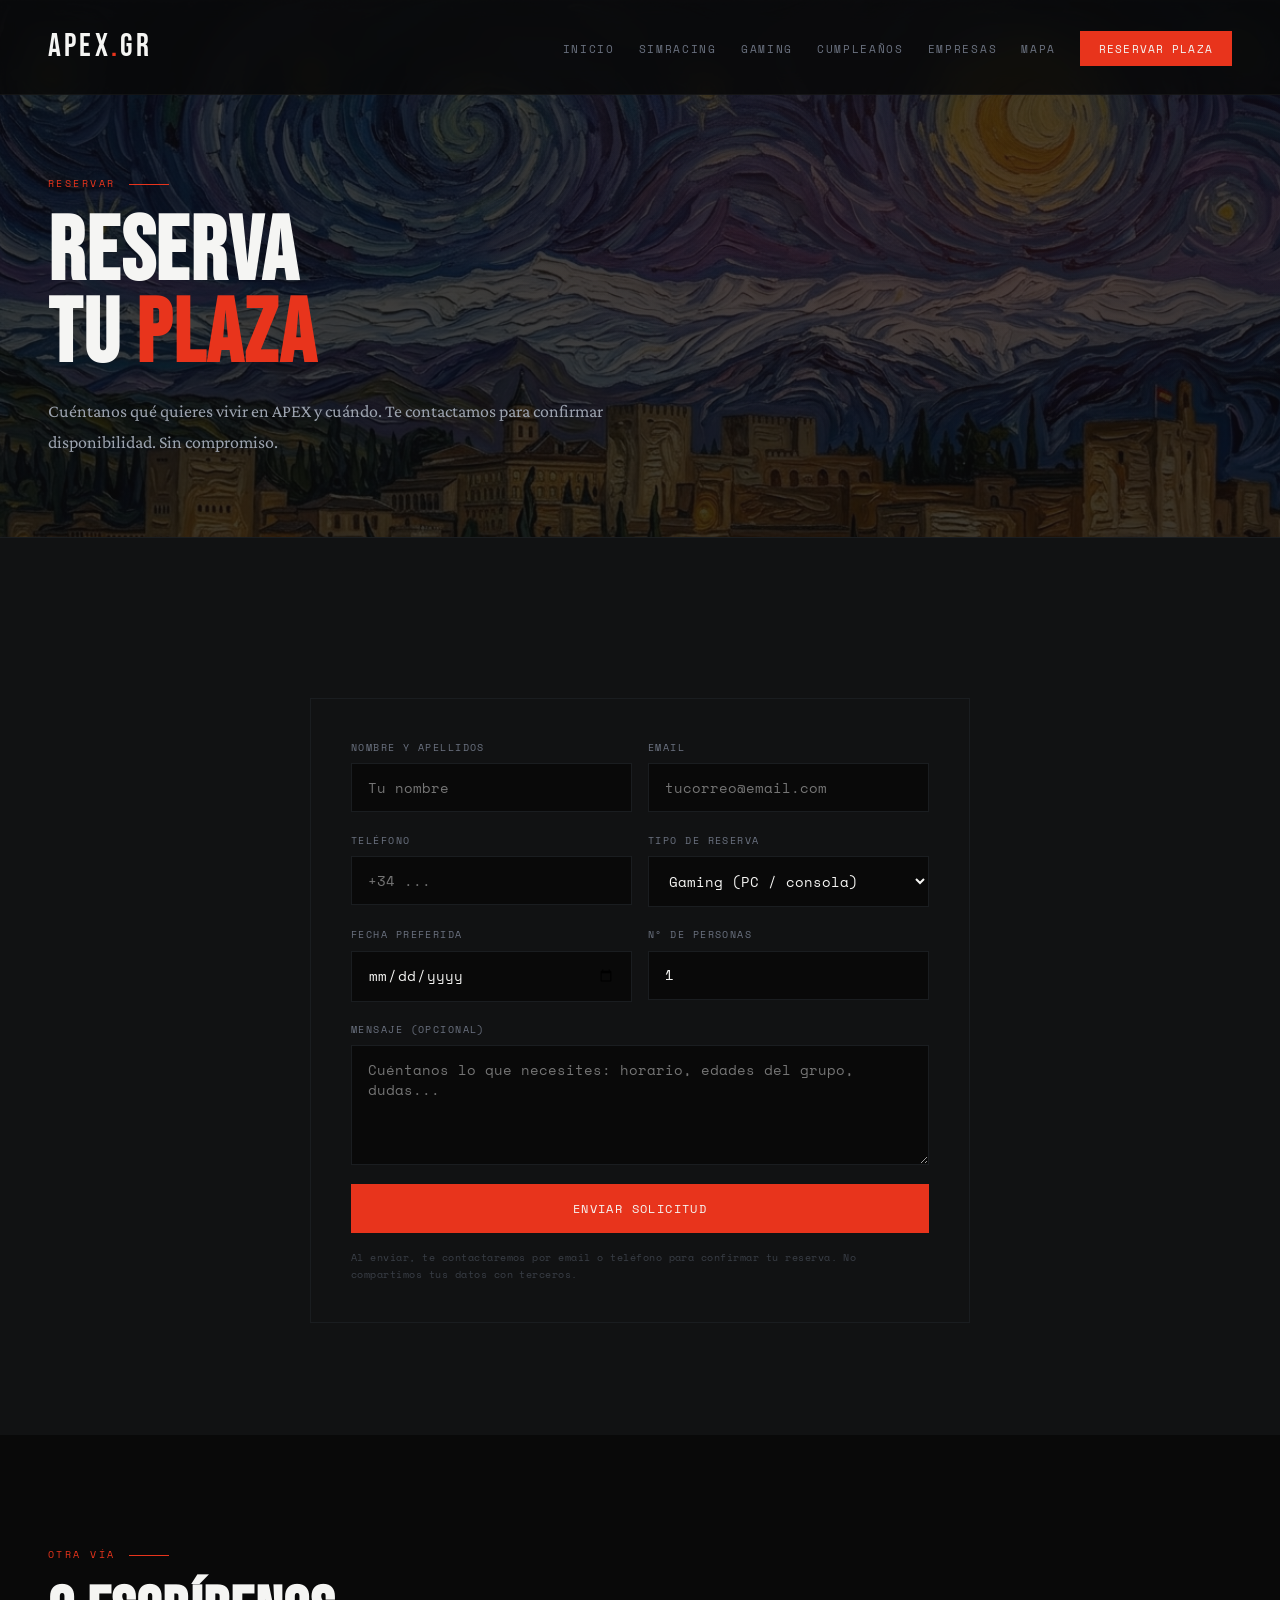
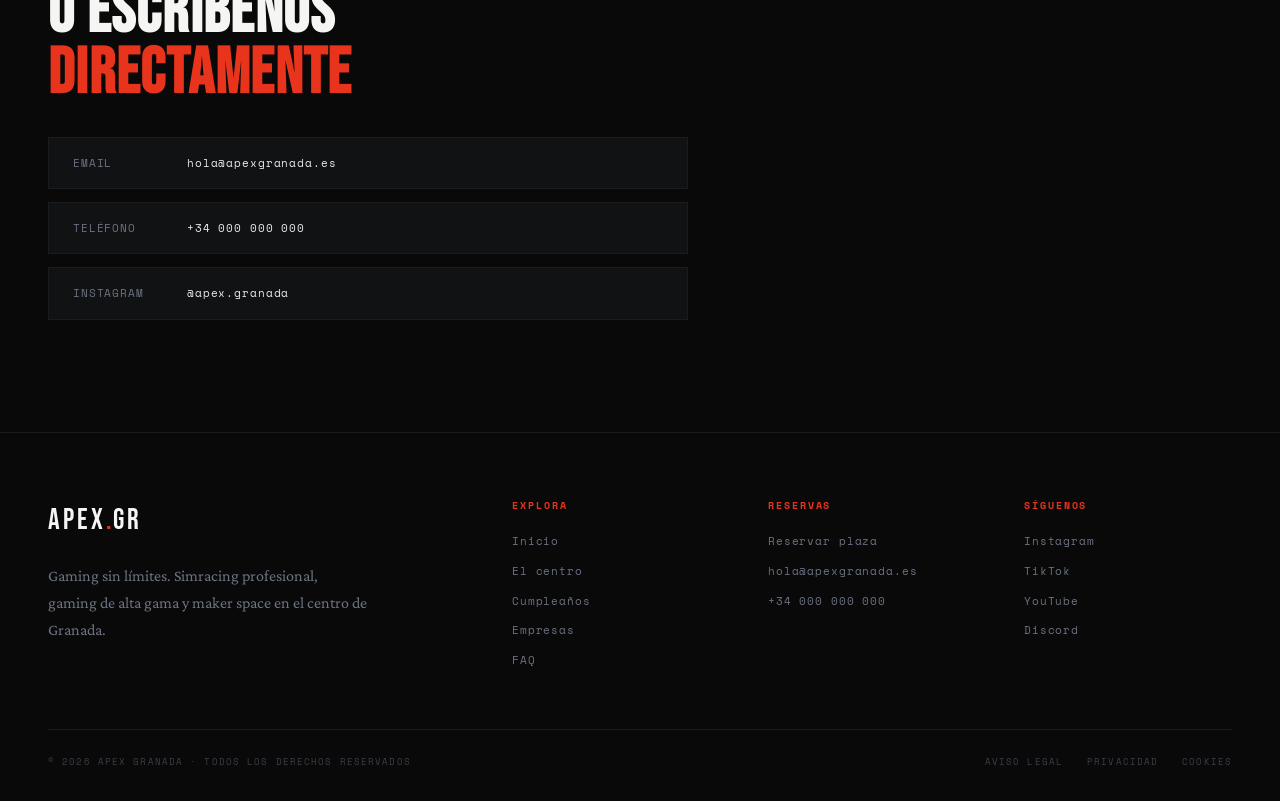
<file: reservar.html>
<!DOCTYPE html>
<html lang="es">
<head>
<meta charset="UTF-8">
<meta name="viewport" content="width=device-width, initial-scale=1.0">
<title>Reservar · APEX Granada</title>
<meta name="description" content="Reserva tu plaza en APEX Granada: gaming, simracing, cumpleaños o eventos de empresa. Rellena el formulario y te contactamos para confirmar.">
<link rel="icon" href="data:image/svg+xml,%3Csvg xmlns='http://www.w3.org/2000/svg' viewBox='0 0 32 32'%3E%3Crect width='32' height='32' fill='%23090909'/%3E%3Ctext x='16' y='24' font-family='Arial,sans-serif' font-size='22' font-weight='bold' fill='%23e8341c' text-anchor='middle'%3EA%3C/text%3E%3C/svg%3E">
<meta property="og:type" content="website">
<meta property="og:title" content="Reservar · APEX Granada">
<meta property="og:description" content="Reserva tu plaza en APEX Granada.">
<meta property="og:image" content="viper.png">
<meta property="og:locale" content="es_ES">
<meta name="twitter:card" content="summary_large_image">
<link rel="preconnect" href="https://fonts.googleapis.com">
<link rel="preconnect" href="https://fonts.gstatic.com" crossorigin>
<link href="https://fonts.googleapis.com/css2?family=Bebas+Neue&family=Space+Mono:ital,wght@0,400;0,700;1,400&family=Crimson+Pro:wght@300;400;600&display=swap" rel="stylesheet">
<link rel="stylesheet" href="assets/styles.css">
</head>
<body>

<div class="cursor" id="cursor"></div>
<div class="cursor-ring" id="cursor-ring"></div>

<nav>
  <a href="index.html" class="nav-logo">APEX<span>.</span>GR</a>
  <button class="nav-toggle" id="nav-toggle" aria-label="Abrir menú" aria-expanded="false" aria-controls="nav-links">
    <span></span><span></span><span></span>
  </button>
  <ul class="nav-links" id="nav-links">
    <li><a href="index.html">Inicio</a></li>
    <li><a href="simracing.html">Simracing</a></li>
    <li><a href="gaming.html">Gaming</a></li>
    <li><a href="cumpleanos.html">Cumpleaños</a></li>
    <li><a href="empresas.html">Empresas</a></li>
    <li><a href="centros.html#ubicacion">Mapa</a></li>
    <li><a href="reservar.html" class="nav-cta" data-sound="descubre-sound">Reservar plaza</a></li>
  </ul>
</nav>

<!-- PAGE HERO -->
<section class="page-hero">
  <div class="section-tag">Reservar</div>
  <h1>Reserva<br>tu <em style="font-style:normal;color:var(--c-red)">plaza</em></h1>
  <p>Cuéntanos qué quieres vivir en APEX y cuándo. Te contactamos para confirmar disponibilidad. Sin compromiso.</p>
</section>

<!-- FORMULARIO -->
<section class="services">
  <div class="form-wrap reveal">
    <div id="form-status" class="form-status" role="status" aria-live="polite"></div>
    <!--
      FORMULARIO POR EMAIL via Google Apps Script (sin servidor propio).
      Las reservas llegan a victor1242003@gmail.com.
      El "action" es la URL /exec de la app web publicada en script.google.com.
    -->
    <form id="reserva-form" action="https://script.google.com/macros/s/AKfycbwA8NuzC2e7il89DN628iSCnBk7lmTwJ6EFtD51apwK51R_qRQbeJIOKD0Jg0h4X520/exec" method="POST" data-email="victor1242003@gmail.com">
      <div class="form-row">
        <div class="form-field">
          <label for="f-nombre">Nombre y apellidos</label>
          <input id="f-nombre" name="nombre" type="text" required placeholder="Tu nombre" autocomplete="name">
        </div>
        <div class="form-field">
          <label for="f-email">Email</label>
          <input id="f-email" name="email" type="email" required placeholder="tucorreo@email.com" autocomplete="email">
        </div>
      </div>
      <div class="form-row">
        <div class="form-field">
          <label for="f-telefono">Teléfono</label>
          <input id="f-telefono" name="telefono" type="tel" placeholder="+34 ..." autocomplete="tel">
        </div>
        <div class="form-field">
          <label for="f-tipo">Tipo de reserva</label>
          <select id="f-tipo" name="tipo" autocomplete="off">
            <option value="gaming">Gaming (PC / consola)</option>
            <option value="simracing">Simracing</option>
            <option value="cumpleanos">Cumpleaños</option>
            <option value="empresa">Evento de empresa</option>
          </select>
        </div>
      </div>
      <div class="form-row">
        <div class="form-field">
          <label for="f-fecha">Fecha preferida</label>
          <input id="f-fecha" name="fecha" type="date" autocomplete="off">
        </div>
        <div class="form-field">
          <label for="f-personas">Nº de personas</label>
          <input id="f-personas" name="personas" type="number" min="1" value="1" autocomplete="off">
        </div>
      </div>
      <div class="form-field">
        <label for="f-mensaje">Mensaje (opcional)</label>
        <textarea id="f-mensaje" name="mensaje" placeholder="Cuéntanos lo que necesites: horario, edades del grupo, dudas..." autocomplete="off"></textarea>
      </div>
      <button type="submit" class="btn-primary">Enviar solicitud</button>
      <p class="form-note">
        Al enviar, te contactaremos por email o teléfono para confirmar tu reserva. No compartimos tus datos con terceros.
      </p>
    </form>
  </div>
</section>

<!-- CONTACTO DIRECTO -->
<section class="location-section">
  <div class="section-tag reveal">Otra vía</div>
  <h2 class="reveal">O escríbenos<br><em>directamente</em></h2>
  <div class="contact-items reveal" style="max-width:640px;">
    <a class="contact-item" href="mailto:hola@apexgranada.es">
      <span class="contact-item-label">Email</span>
      <span class="contact-item-val">hola@apexgranada.es</span>
    </a>
    <a class="contact-item" href="tel:+34000000000">
      <span class="contact-item-label">Teléfono</span>
      <span class="contact-item-val">+34 000 000 000</span>
    </a>
    <a class="contact-item" href="#">
      <span class="contact-item-label">Instagram</span>
      <span class="contact-item-val">@apex.granada</span>
    </a>
  </div>
</section>

<!-- FOOTER -->
<footer class="site-footer">
  <div class="footer-cols">
    <div class="footer-brand">
      <div class="footer-logo">APEX<span>.</span>GR</div>
      <p class="footer-tagline">Gaming sin límites. Simracing profesional, gaming de alta gama y maker space en el centro de Granada.</p>
    </div>
    <div class="footer-col">
      <h5>Explora</h5>
      <a href="index.html">Inicio</a>
      <a href="centros.html">El centro</a>
      <a href="cumpleanos.html">Cumpleaños</a>
      <a href="empresas.html">Empresas</a>
      <a href="faq.html">FAQ</a>
    </div>
    <div class="footer-col">
      <h5>Reservas</h5>
      <a href="reservar.html">Reservar plaza</a>
      <a href="mailto:hola@apexgranada.es">hola@apexgranada.es</a>
      <a href="tel:+34000000000">+34 000 000 000</a>
    </div>
    <div class="footer-col">
      <h5>Síguenos</h5>
      <a href="#">Instagram</a>
      <a href="#">TikTok</a>
      <a href="#">YouTube</a>
      <a href="#">Discord</a>
    </div>
  </div>
  <div class="footer-bottom">
    <p>© 2026 APEX Granada · Todos los derechos reservados</p>
    <div class="footer-legal">
      <a href="#">Aviso legal</a>
      <a href="#">Privacidad</a>
      <a href="#">Cookies</a>
    </div>
  </div>
</footer>

<audio id="descubre-sound" src="reservar.mp3" preload="auto"></audio>
<script src="assets/site.js"></script>
</body>
</html>
</file>
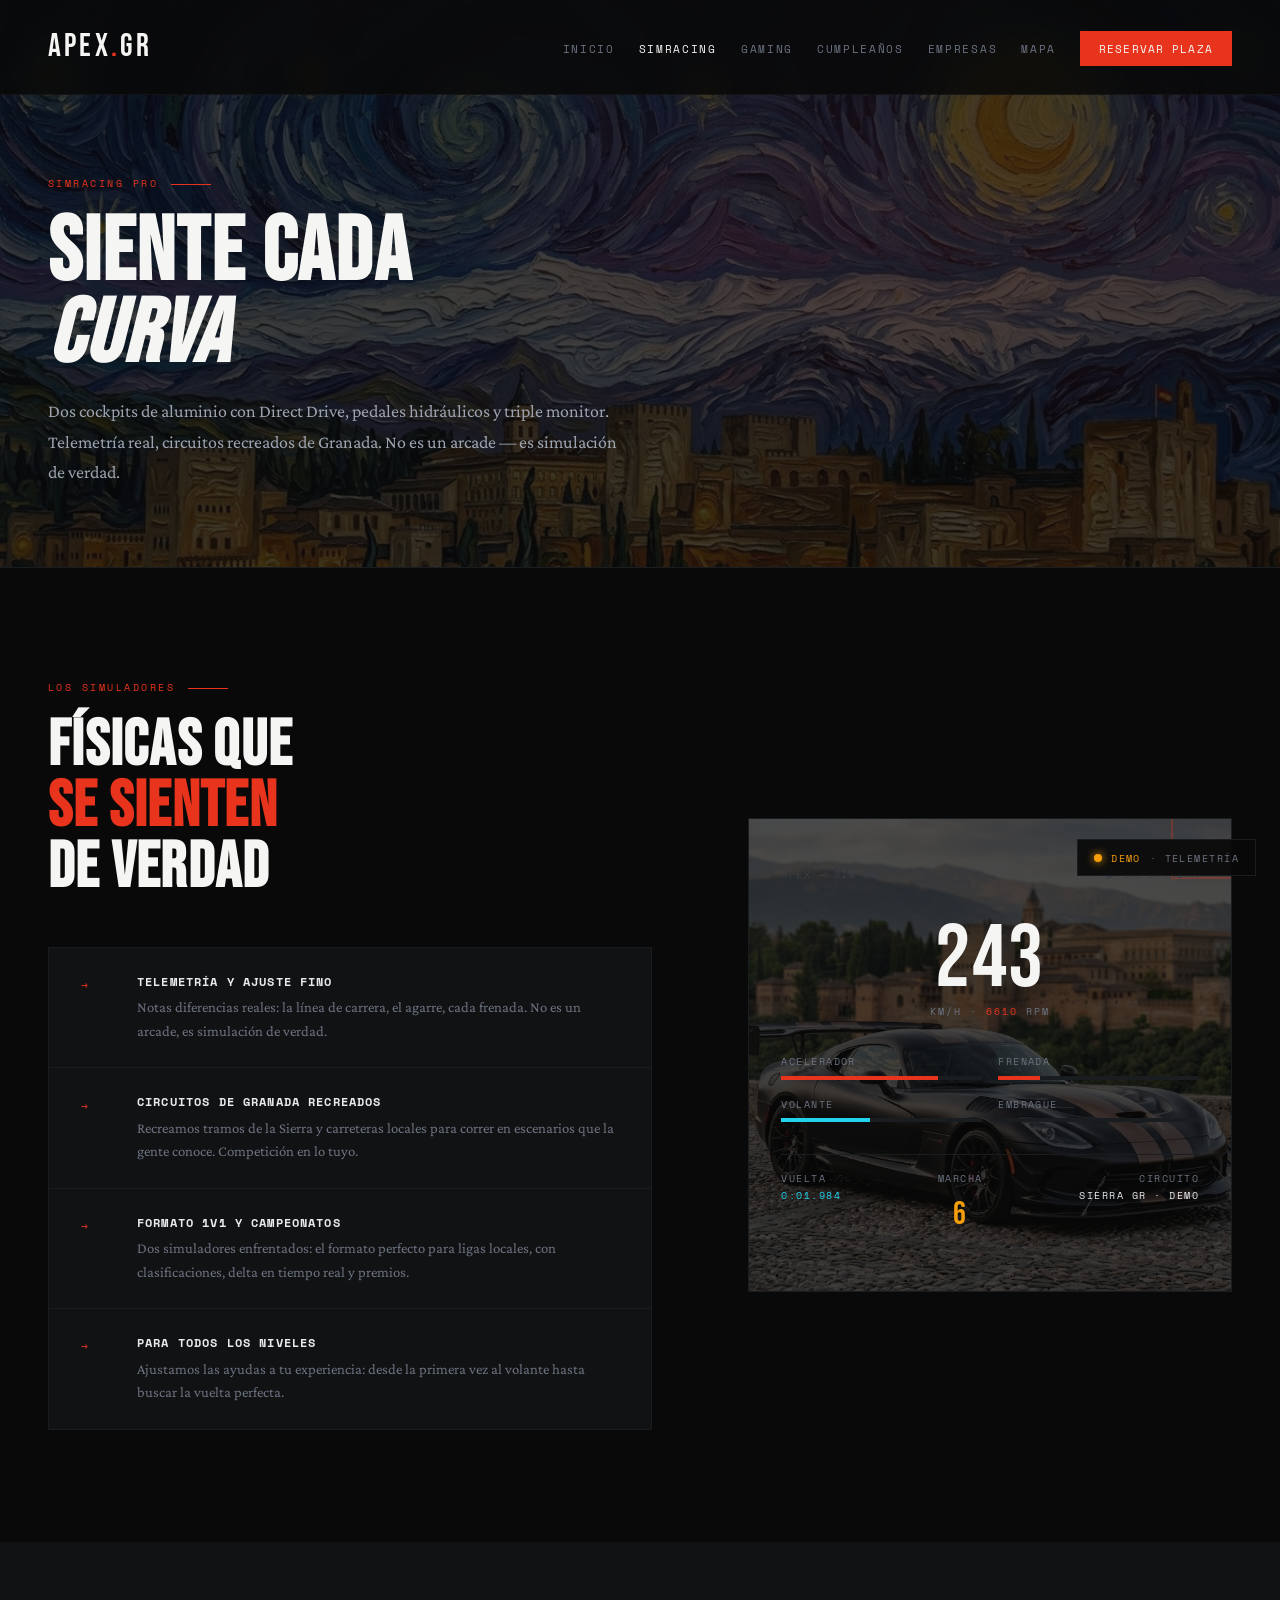
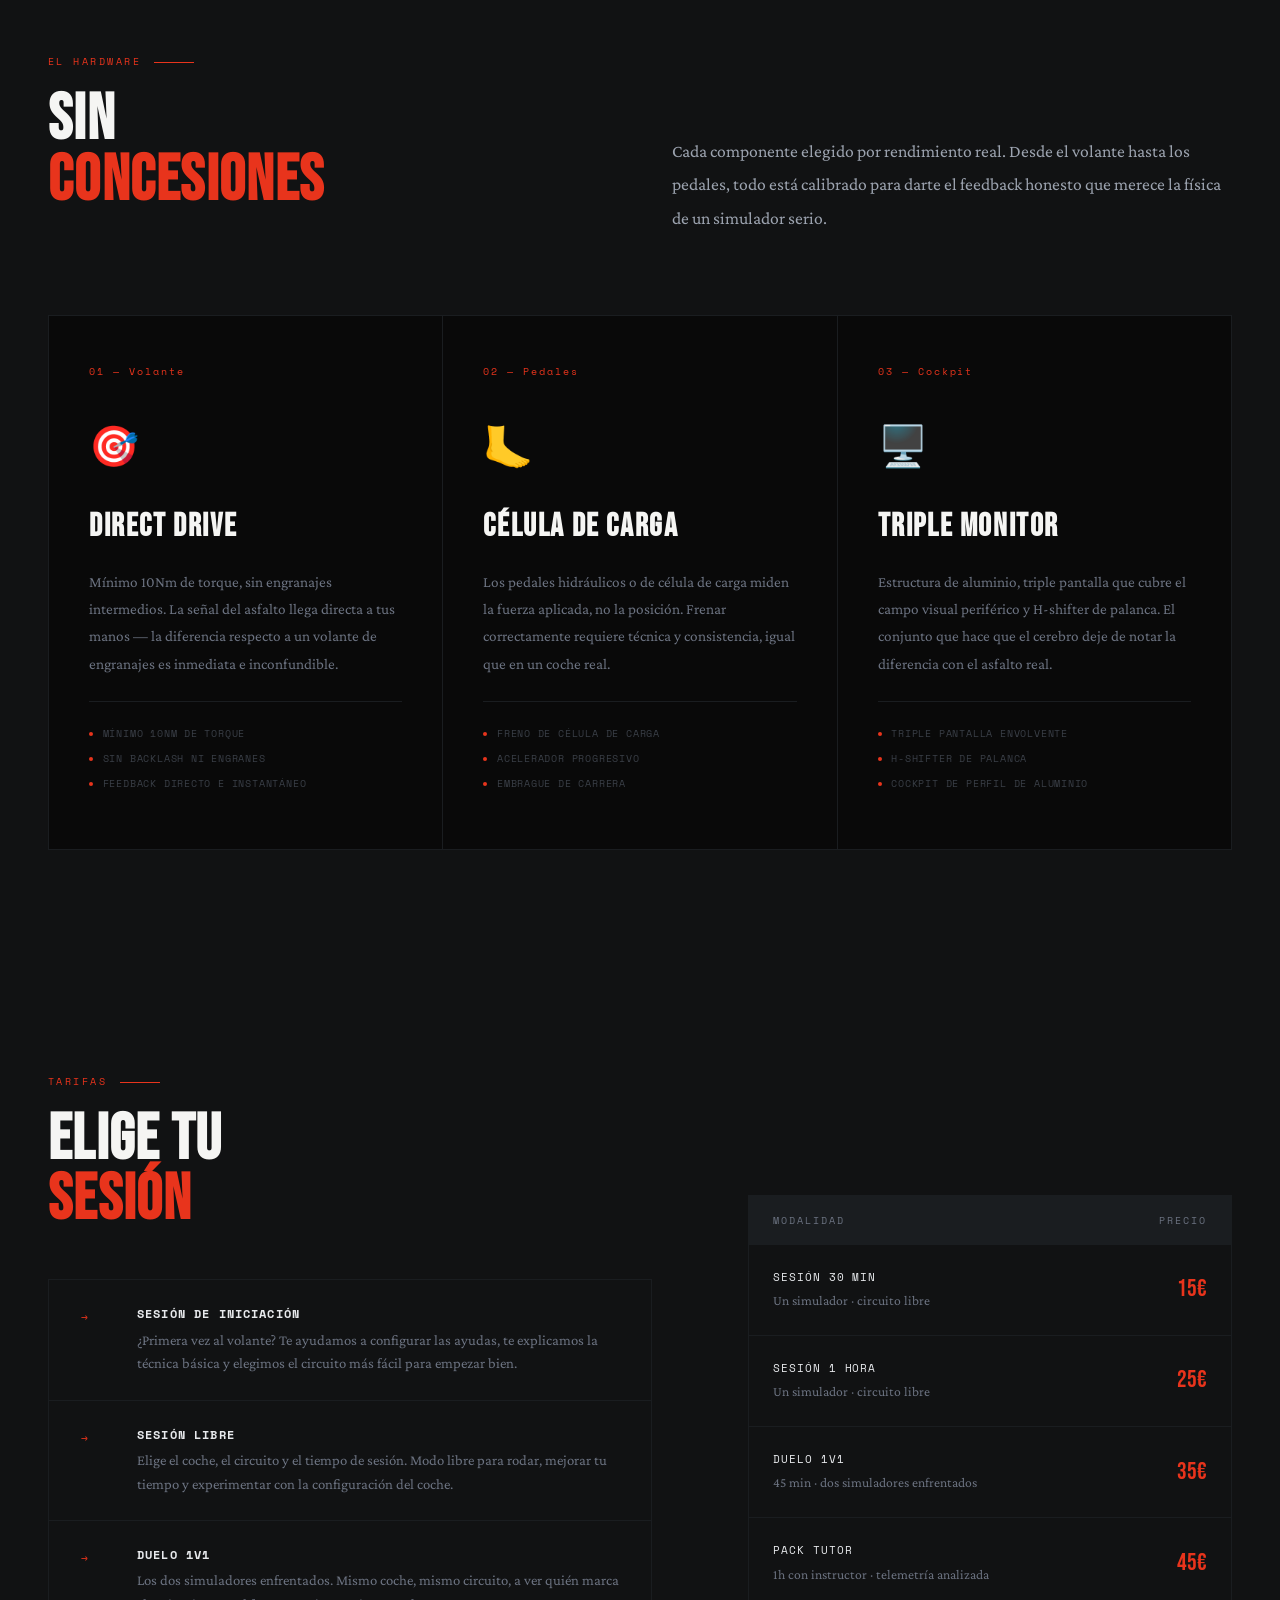
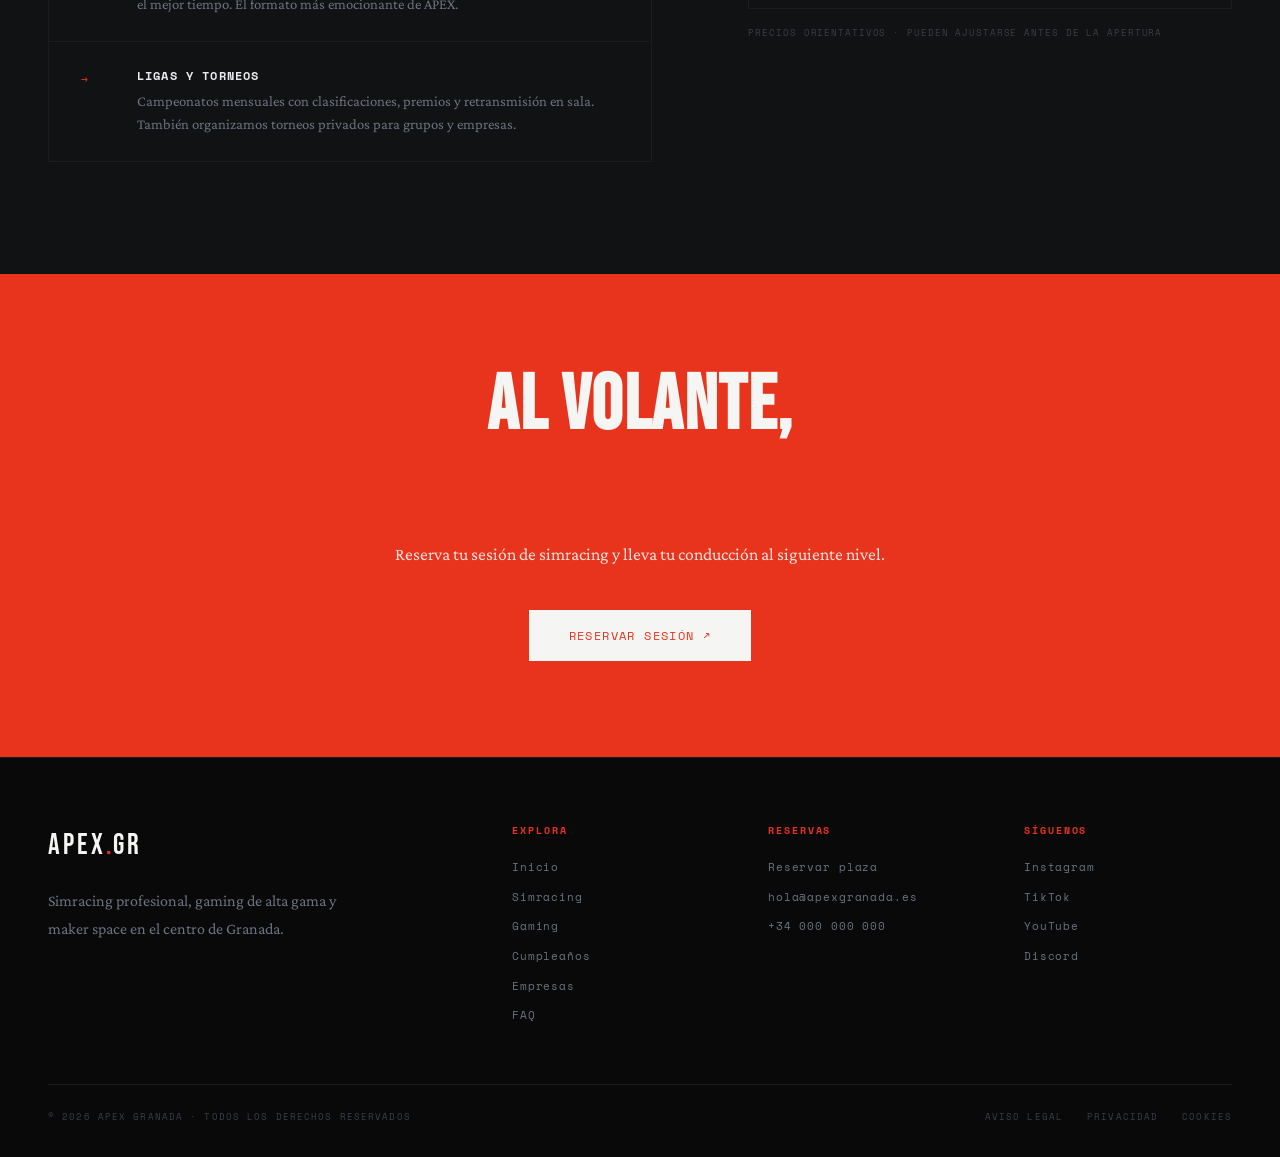
<file: simracing.html>
<!DOCTYPE html>
<html lang="es">
<head>
<meta charset="UTF-8">
<meta name="viewport" content="width=device-width, initial-scale=1.0">
<title>Simracing Pro · APEX Granada</title>
<meta name="description" content="Simracing profesional en Granada: cockpits Direct Drive, pedales hidráulicos, triple monitor y telemetría real. El simracing más serio de Andalucía.">
<link rel="icon" href="data:image/svg+xml,%3Csvg xmlns='http://www.w3.org/2000/svg' viewBox='0 0 32 32'%3E%3Crect width='32' height='32' fill='%23090909'/%3E%3Ctext x='16' y='24' font-family='Arial,sans-serif' font-size='22' font-weight='bold' fill='%23e8341c' text-anchor='middle'%3EA%3C/text%3E%3C/svg%3E">
<meta property="og:type" content="website">
<meta property="og:title" content="Simracing Pro · APEX Granada">
<meta property="og:description" content="Simracing profesional en Granada: Direct Drive, pedales hidráulicos y telemetría real.">
<meta property="og:image" content="viper.png">
<meta property="og:locale" content="es_ES">
<meta name="twitter:card" content="summary_large_image">
<link rel="preconnect" href="https://fonts.googleapis.com">
<link rel="preconnect" href="https://fonts.gstatic.com" crossorigin>
<link href="https://fonts.googleapis.com/css2?family=Bebas+Neue&family=Space+Mono:ital,wght@0,400;0,700;1,400&family=Crimson+Pro:wght@300;400;600&display=swap" rel="stylesheet">
<link rel="stylesheet" href="assets/styles.css">
</head>
<body>

<div class="cursor" id="cursor"></div>
<div class="cursor-ring" id="cursor-ring"></div>

<nav>
  <a href="index.html" class="nav-logo">APEX<span>.</span>GR</a>
  <button class="nav-toggle" id="nav-toggle" aria-label="Abrir menú" aria-expanded="false" aria-controls="nav-links">
    <span></span><span></span><span></span>
  </button>
  <ul class="nav-links" id="nav-links">
    <li><a href="index.html">Inicio</a></li>
    <li><a href="simracing.html">Simracing</a></li>
    <li><a href="gaming.html">Gaming</a></li>
    <li><a href="cumpleanos.html">Cumpleaños</a></li>
    <li><a href="empresas.html">Empresas</a></li>
    <li><a href="centros.html#ubicacion">Mapa</a></li>
    <li><a href="reservar.html" class="nav-cta" data-sound="descubre-sound">Reservar plaza</a></li>
  </ul>
</nav>

<!-- PAGE HERO -->
<section class="page-hero">
  <div class="section-tag">Simracing Pro</div>
  <h1>Siente cada<br><em>curva</em></h1>
  <p>Dos cockpits de aluminio con Direct Drive, pedales hidráulicos y triple monitor. Telemetría real, circuitos recreados de Granada. No es un arcade — es simulación de verdad.</p>
</section>

<!-- HUD + FEATURES -->
<section class="simracing" id="cockpits">
  <div class="sim-layout">
    <div>
      <div class="section-tag reveal">Los simuladores</div>
      <h2 class="reveal">Físicas que<br><em>se sienten</em><br>de verdad</h2>
      <div class="sim-features reveal">
        <div class="sim-feature">
          <div class="sim-feature-num">→</div>
          <div class="sim-feature-content">
            <h4>Telemetría y ajuste fino</h4>
            <p>Notas diferencias reales: la línea de carrera, el agarre, cada frenada. No es un arcade, es simulación de verdad.</p>
          </div>
        </div>
        <div class="sim-feature">
          <div class="sim-feature-num">→</div>
          <div class="sim-feature-content">
            <h4>Circuitos de Granada recreados</h4>
            <p>Recreamos tramos de la Sierra y carreteras locales para correr en escenarios que la gente conoce. Competición en lo tuyo.</p>
          </div>
        </div>
        <div class="sim-feature">
          <div class="sim-feature-num">→</div>
          <div class="sim-feature-content">
            <h4>Formato 1v1 y campeonatos</h4>
            <p>Dos simuladores enfrentados: el formato perfecto para ligas locales, con clasificaciones, delta en tiempo real y premios.</p>
          </div>
        </div>
        <div class="sim-feature">
          <div class="sim-feature-num">→</div>
          <div class="sim-feature-content">
            <h4>Para todos los niveles</h4>
            <p>Ajustamos las ayudas a tu experiencia: desde la primera vez al volante hasta buscar la vuelta perfecta.</p>
          </div>
        </div>
      </div>
    </div>
    <div class="sim-visual reveal">
      <div class="sim-cockpit-art">
        <div class="racing-line-accent"></div>
        <div class="cockpit-hud">
          <div class="hud-top">
            <span>APEX — SIM 01</span>
            <span>▶ EN CARRERA</span>
          </div>
          <div class="hud-speed">
            <div class="hud-speed-num" id="hud-speed">000</div>
            <div class="hud-speed-unit">KM/H · <span id="hud-rpm" style="color:var(--c-red)">0</span> RPM</div>
          </div>
          <div class="hud-bars">
            <div>
              <div class="hud-bar-label">ACELERADOR</div>
              <div class="hud-bar-track"><div class="hud-bar-fill" id="hud-throttle" style="width:0%"></div></div>
            </div>
            <div>
              <div class="hud-bar-label">FRENADA</div>
              <div class="hud-bar-track"><div class="hud-bar-fill" id="hud-brake" style="width:0%"></div></div>
            </div>
            <div>
              <div class="hud-bar-label">VOLANTE</div>
              <div class="hud-bar-track"><div class="hud-bar-fill cyan" id="hud-steering" style="width:50%"></div></div>
            </div>
            <div>
              <div class="hud-bar-label">EMBRAGUE</div>
              <div class="hud-bar-track"><div class="hud-bar-fill" id="hud-clutch" style="width:0%"></div></div>
            </div>
          </div>
          <div class="hud-bottom">
            <div>
              <div style="color:var(--c-slate)">VUELTA</div>
              <div id="hud-lap" style="color:var(--c-cyan)">--:--.---</div>
            </div>
            <div style="text-align:center">
              <div style="color:var(--c-slate)">MARCHA</div>
              <div class="hud-gear" id="hud-gear">N</div>
            </div>
            <div style="text-align:right">
              <div style="color:var(--c-slate)">CIRCUITO</div>
              <div id="hud-circuit" style="color:var(--c-light)">—</div>
            </div>
          </div>
        </div>
      </div>
    </div>
  </div>
</section>

<!-- HARDWARE -->
<section class="services" id="hardware">
  <div class="services-intro reveal">
    <div>
      <div class="section-tag">El hardware</div>
      <h2>Sin<br><em>concesiones</em></h2>
    </div>
    <p>Cada componente elegido por rendimiento real. Desde el volante hasta los pedales, todo está calibrado para darte el feedback honesto que merece la física de un simulador serio.</p>
  </div>
  <div class="service-grid">
    <div class="service-card reveal">
      <div class="service-num">01 — Volante</div>
      <span class="service-icon">🎯</span>
      <h3>Direct Drive</h3>
      <p>Mínimo 10Nm de torque, sin engranajes intermedios. La señal del asfalto llega directa a tus manos — la diferencia respecto a un volante de engranajes es inmediata e inconfundible.</p>
      <div class="service-specs">
        <div class="service-spec">Mínimo 10Nm de torque</div>
        <div class="service-spec">Sin backlash ni engranes</div>
        <div class="service-spec">Feedback directo e instantáneo</div>
      </div>
    </div>
    <div class="service-card reveal">
      <div class="service-num">02 — Pedales</div>
      <span class="service-icon">🦶</span>
      <h3>Célula de carga</h3>
      <p>Los pedales hidráulicos o de célula de carga miden la fuerza aplicada, no la posición. Frenar correctamente requiere técnica y consistencia, igual que en un coche real.</p>
      <div class="service-specs">
        <div class="service-spec">Freno de célula de carga</div>
        <div class="service-spec">Acelerador progresivo</div>
        <div class="service-spec">Embrague de carrera</div>
      </div>
    </div>
    <div class="service-card reveal">
      <div class="service-num">03 — Cockpit</div>
      <span class="service-icon">🖥️</span>
      <h3>Triple monitor</h3>
      <p>Estructura de aluminio, triple pantalla que cubre el campo visual periférico y H-shifter de palanca. El conjunto que hace que el cerebro deje de notar la diferencia con el asfalto real.</p>
      <div class="service-specs">
        <div class="service-spec">Triple pantalla envolvente</div>
        <div class="service-spec">H-shifter de palanca</div>
        <div class="service-spec">Cockpit de perfil de aluminio</div>
      </div>
    </div>
  </div>
</section>

<!-- TARIFAS -->
<section class="simracing" id="tarifas" style="background:var(--c-carbon);">
  <div class="sim-layout">
    <div>
      <div class="section-tag reveal">Tarifas</div>
      <h2 class="reveal">Elige tu<br><em>sesión</em></h2>
      <div class="sim-features reveal">
        <div class="sim-feature">
          <div class="sim-feature-num">→</div>
          <div class="sim-feature-content">
            <h4>Sesión de iniciación</h4>
            <p>¿Primera vez al volante? Te ayudamos a configurar las ayudas, te explicamos la técnica básica y elegimos el circuito más fácil para empezar bien.</p>
          </div>
        </div>
        <div class="sim-feature">
          <div class="sim-feature-num">→</div>
          <div class="sim-feature-content">
            <h4>Sesión libre</h4>
            <p>Elige el coche, el circuito y el tiempo de sesión. Modo libre para rodar, mejorar tu tiempo y experimentar con la configuración del coche.</p>
          </div>
        </div>
        <div class="sim-feature">
          <div class="sim-feature-num">→</div>
          <div class="sim-feature-content">
            <h4>Duelo 1v1</h4>
            <p>Los dos simuladores enfrentados. Mismo coche, mismo circuito, a ver quién marca el mejor tiempo. El formato más emocionante de APEX.</p>
          </div>
        </div>
        <div class="sim-feature">
          <div class="sim-feature-num">→</div>
          <div class="sim-feature-content">
            <h4>Ligas y torneos</h4>
            <p>Campeonatos mensuales con clasificaciones, premios y retransmisión en sala. También organizamos torneos privados para grupos y empresas.</p>
          </div>
        </div>
      </div>
    </div>
    <div class="reveal">
      <div style="border:1px solid var(--c-steel);overflow:hidden;">
        <div style="display:grid;grid-template-columns:2fr 1fr;padding:1rem 1.5rem;background:var(--c-steel);font-family:var(--font-mono);font-size:0.6rem;letter-spacing:0.2em;text-transform:uppercase;color:var(--c-slate);">
          <span>Modalidad</span>
          <span style="text-align:right">Precio</span>
        </div>
        <div style="display:grid;grid-template-columns:2fr 1fr;padding:1.4rem 1.5rem;border-bottom:1px solid var(--c-steel);">
          <div>
            <div style="font-family:var(--font-mono);font-size:0.7rem;letter-spacing:0.08em;text-transform:uppercase;color:var(--c-light);">Sesión 30 min</div>
            <div style="font-size:0.85rem;color:var(--c-slate);margin-top:0.2rem;">Un simulador · circuito libre</div>
          </div>
          <div style="font-family:var(--font-display);font-size:1.5rem;color:var(--c-red);text-align:right;align-self:center;">15€</div>
        </div>
        <div style="display:grid;grid-template-columns:2fr 1fr;padding:1.4rem 1.5rem;border-bottom:1px solid var(--c-steel);">
          <div>
            <div style="font-family:var(--font-mono);font-size:0.7rem;letter-spacing:0.08em;text-transform:uppercase;color:var(--c-light);">Sesión 1 hora</div>
            <div style="font-size:0.85rem;color:var(--c-slate);margin-top:0.2rem;">Un simulador · circuito libre</div>
          </div>
          <div style="font-family:var(--font-display);font-size:1.5rem;color:var(--c-red);text-align:right;align-self:center;">25€</div>
        </div>
        <div style="display:grid;grid-template-columns:2fr 1fr;padding:1.4rem 1.5rem;border-bottom:1px solid var(--c-steel);">
          <div>
            <div style="font-family:var(--font-mono);font-size:0.7rem;letter-spacing:0.08em;text-transform:uppercase;color:var(--c-light);">Duelo 1v1</div>
            <div style="font-size:0.85rem;color:var(--c-slate);margin-top:0.2rem;">45 min · dos simuladores enfrentados</div>
          </div>
          <div style="font-family:var(--font-display);font-size:1.5rem;color:var(--c-red);text-align:right;align-self:center;">35€</div>
        </div>
        <div style="display:grid;grid-template-columns:2fr 1fr;padding:1.4rem 1.5rem;">
          <div>
            <div style="font-family:var(--font-mono);font-size:0.7rem;letter-spacing:0.08em;text-transform:uppercase;color:var(--c-light);">Pack tutor</div>
            <div style="font-size:0.85rem;color:var(--c-slate);margin-top:0.2rem;">1h con instructor · telemetría analizada</div>
          </div>
          <div style="font-family:var(--font-display);font-size:1.5rem;color:var(--c-red);text-align:right;align-self:center;">45€</div>
        </div>
      </div>
      <p style="font-family:var(--font-mono);font-size:0.56rem;color:var(--c-fog);letter-spacing:0.1em;text-transform:uppercase;margin-top:1rem;">Precios orientativos · Pueden ajustarse antes de la apertura</p>
    </div>
  </div>
</section>

<!-- CTA -->
<section class="cta-band">
  <h2>Al volante,<br><em>ahora</em></h2>
  <p>Reserva tu sesión de simracing y lleva tu conducción al siguiente nivel.</p>
  <a href="reservar.html?tipo=simracing" class="btn-light" data-sound="descubre-sound">Reservar sesión ↗</a>
</section>

<!-- FOOTER -->
<footer class="site-footer">
  <div class="footer-cols">
    <div class="footer-brand">
      <div class="footer-logo">APEX<span>.</span>GR</div>
      <p class="footer-tagline">Simracing profesional, gaming de alta gama y maker space en el centro de Granada.</p>
    </div>
    <div class="footer-col">
      <h5>Explora</h5>
      <a href="index.html">Inicio</a>
      <a href="simracing.html">Simracing</a>
      <a href="gaming.html">Gaming</a>
      <a href="cumpleanos.html">Cumpleaños</a>
      <a href="empresas.html">Empresas</a>
      <a href="faq.html">FAQ</a>
    </div>
    <div class="footer-col">
      <h5>Reservas</h5>
      <a href="reservar.html">Reservar plaza</a>
      <a href="mailto:hola@apexgranada.es">hola@apexgranada.es</a>
      <a href="tel:+34000000000">+34 000 000 000</a>
    </div>
    <div class="footer-col">
      <h5>Síguenos</h5>
      <a href="#">Instagram</a>
      <a href="#">TikTok</a>
      <a href="#">YouTube</a>
      <a href="#">Discord</a>
    </div>
  </div>
  <div class="footer-bottom">
    <p>© 2026 APEX Granada · Todos los derechos reservados</p>
    <div class="footer-legal">
      <a href="#">Aviso legal</a>
      <a href="#">Privacidad</a>
      <a href="#">Cookies</a>
    </div>
  </div>
</footer>

<audio id="descubre-sound" src="reservar.mp3" preload="auto"></audio>
<script src="assets/site.js"></script>
</body>
</html>
</file>
<file: assets/styles.css>
/* ============================================================
   APEX Granada — sistema de diseño compartido
   Usado por: index, centros, cumpleanos, empresas, faq, reservar
   ============================================================ */

:root {
  --c-void: #090909;
  --c-carbon: #111213;
  --c-steel: #1a1d20;
  --c-chrome: #252930;
  --c-fog: #3a3f47;
  --c-slate: #6b7280;
  --c-silver: #9ca3af;
  --c-light: #e8eaed;
  --c-white: #f5f5f3;
  --c-red: #e8341c;
  --c-red-glow: #ff4422;
  --c-amber: #f59e0b;
  --c-cyan: #22d3ee;
  --c-green: #10b981;
  --accent: var(--c-red);
  --font-display: 'Bebas Neue', sans-serif;
  --font-mono: 'Space Mono', monospace;
  --font-body: 'Crimson Pro', serif;
}

*, *::before, *::after { margin: 0; padding: 0; box-sizing: border-box; }
html { scroll-behavior: smooth; }

body {
  background:
    linear-gradient(rgba(9,9,9,0.78), rgba(9,9,9,0.78)),
    url('../imagen_fondo.png') center center / cover no-repeat fixed;
  background-color: var(--c-void);
  color: var(--c-light);
  font-family: var(--font-body);
  font-size: 18px;
  line-height: 1.7;
  overflow-x: hidden;
}

/* Custom cursor */
.cursor {
  position: fixed;
  display: none;
  width: 10px;
  height: 10px;
  background: var(--c-red);
  border-radius: 50%;
  pointer-events: none;
  z-index: 9999;
  transform: translate(-50%, -50%);
  transition: transform 0.1s ease, background 0.2s;
  mix-blend-mode: difference;
}
.cursor-ring {
  position: fixed;
  display: none;
  width: 36px;
  height: 36px;
  border: 1px solid rgba(232,52,28,0.5);
  border-radius: 50%;
  pointer-events: none;
  z-index: 9998;
  transform: translate(-50%, -50%);
  transition: transform 0.15s ease, width 0.2s, height 0.2s, border-color 0.2s;
}

/* El cursor personalizado solo se activa con un ratón real.
   En pantallas táctiles se restaura siempre el cursor nativo. */
@media (hover: hover) and (pointer: fine) {
  body { cursor: none; }
  .cursor, .cursor-ring { display: block; }
}
@media (hover: none), (pointer: coarse) {
  *, *::before, *::after { cursor: auto !important; }
  a, button { cursor: pointer !important; }
}

/* NAV */
nav {
  position: fixed;
  top: 0; left: 0; right: 0;
  z-index: 100;
  display: flex;
  justify-content: space-between;
  align-items: center;
  padding: 1.25rem 3rem;
  border-bottom: 1px solid rgba(255,255,255,0.04);
  background: rgba(9,9,9,0.85);
  backdrop-filter: blur(12px);
}
.nav-logo {
  font-family: var(--font-display);
  font-size: 2rem;
  letter-spacing: 0.1em;
  color: var(--c-white);
  text-decoration: none;
}
.nav-logo span { color: var(--c-red); }
.nav-links {
  display: flex;
  gap: 1.5rem;
  list-style: none;
  align-items: center;
}
.nav-links a {
  font-family: var(--font-mono);
  font-size: 0.7rem;
  letter-spacing: 0.15em;
  text-transform: uppercase;
  color: var(--c-slate);
  text-decoration: none;
  transition: color 0.2s;
}
.nav-links a:hover { color: var(--c-white); }
.nav-links a.active { color: var(--c-white); }
.nav-links a.nav-cta {
  background: var(--c-red);
  color: var(--c-white);
  padding: 0.55rem 1.2rem;
  letter-spacing: 0.1em;
  transition: background 0.2s;
}
.nav-links a.nav-cta:hover { background: var(--c-red-glow); color: var(--c-white); }
.nav-toggle {
  display: none;
  flex-direction: column;
  justify-content: center;
  gap: 5px;
  width: 32px;
  height: 32px;
  padding: 0;
  background: none;
  border: none;
}
.nav-toggle span {
  display: block;
  width: 24px;
  height: 2px;
  background: var(--c-white);
  transition: transform 0.3s ease, opacity 0.2s ease;
}
.nav.open .nav-toggle span:nth-child(1) { transform: translateY(7px) rotate(45deg); }
.nav.open .nav-toggle span:nth-child(2) { opacity: 0; }
.nav.open .nav-toggle span:nth-child(3) { transform: translateY(-7px) rotate(-45deg); }

/* HERO (home) */
.hero {
  min-height: 100vh;
  display: grid;
  grid-template-columns: 1fr 1fr;
  align-items: center;
  padding: 7rem 3rem 4rem;
  position: relative;
  overflow: hidden;
}
.hero::before {
  content: '';
  position: absolute;
  inset: 0;
  background:
    radial-gradient(ellipse 60% 50% at 80% 50%, rgba(232,52,28,0.08) 0%, transparent 70%),
    radial-gradient(ellipse 30% 40% at 20% 80%, rgba(34,211,238,0.04) 0%, transparent 60%);
}
.hero-grid-bg {
  position: absolute;
  inset: 0;
  background-image:
    linear-gradient(rgba(255,255,255,0.02) 1px, transparent 1px),
    linear-gradient(90deg, rgba(255,255,255,0.02) 1px, transparent 1px);
  background-size: 60px 60px;
  mask-image: radial-gradient(ellipse at center, black 30%, transparent 80%);
}
.hero-left { position: relative; z-index: 2; }
.hero-tag {
  display: inline-flex;
  align-items: center;
  gap: 0.5rem;
  font-family: var(--font-mono);
  font-size: 0.65rem;
  letter-spacing: 0.2em;
  text-transform: uppercase;
  color: var(--c-red);
  margin-bottom: 1.5rem;
}
.hero-tag::before {
  content: '';
  display: inline-block;
  width: 20px;
  height: 1px;
  background: var(--c-red);
}
h1 {
  font-family: var(--font-display);
  font-size: clamp(5rem, 9vw, 9rem);
  line-height: 0.92;
  letter-spacing: 0.02em;
  color: var(--c-white);
  margin-bottom: 0.15em;
}
h1 .line-red { color: var(--c-red); }
h1 .line-sub {
  font-size: clamp(1.8rem, 3vw, 3rem);
  color: var(--c-slate);
  display: block;
  letter-spacing: 0.08em;
  margin-top: 0.2em;
}
.hero-desc {
  font-family: var(--font-body);
  font-size: 1.15rem;
  color: var(--c-silver);
  max-width: 440px;
  margin: 1.8rem 0 2.5rem;
  line-height: 1.8;
}
.hero-actions {
  display: flex;
  gap: 1rem;
  align-items: center;
  flex-wrap: wrap;
}
.btn-primary {
  font-family: var(--font-mono);
  font-size: 0.72rem;
  letter-spacing: 0.12em;
  text-transform: uppercase;
  background: var(--c-red);
  color: var(--c-white);
  padding: 1rem 2rem;
  text-decoration: none;
  transition: background 0.2s;
  cursor: none;
  display: inline-block;
  border: none;
}
.btn-primary:hover { background: var(--c-red-glow); }
.btn-secondary {
  font-family: var(--font-mono);
  font-size: 0.72rem;
  letter-spacing: 0.12em;
  text-transform: uppercase;
  color: var(--c-slate);
  text-decoration: none;
  border-bottom: 1px solid var(--c-fog);
  padding-bottom: 2px;
  cursor: none;
  transition: color 0.2s, border-color 0.2s;
}
.btn-secondary:hover { color: var(--c-white); border-color: var(--c-silver); }
.btn-light {
  font-family: var(--font-mono);
  font-size: 0.72rem;
  letter-spacing: 0.12em;
  text-transform: uppercase;
  background: var(--c-white);
  color: var(--c-red);
  padding: 1rem 2.5rem;
  text-decoration: none;
  cursor: none;
  display: inline-block;
  transition: transform 0.2s;
}
.btn-light:hover { transform: translateY(-2px); }

.hero-right {
  position: relative;
  z-index: 2;
  display: flex;
  justify-content: center;
}
.hero-stats {
  display: grid;
  grid-template-columns: 1fr 1fr;
  gap: 1px;
  background: var(--c-steel);
  border: 1px solid var(--c-steel);
  max-width: 400px;
  width: 100%;
}
.stat-box {
  background: var(--c-carbon);
  padding: 2rem 1.5rem;
  position: relative;
  overflow: hidden;
}
.stat-box::before {
  content: '';
  position: absolute;
  top: 0; left: 0;
  width: 3px;
  height: 100%;
  background: var(--c-red);
  opacity: 0;
  transition: opacity 0.3s;
}
.stat-box:hover::before { opacity: 1; }
.stat-number {
  font-family: var(--font-display);
  font-size: 3rem;
  color: var(--c-white);
  line-height: 1;
  margin-bottom: 0.25rem;
}
.stat-number span { color: var(--c-red); }
.stat-label {
  font-family: var(--font-mono);
  font-size: 0.62rem;
  letter-spacing: 0.15em;
  text-transform: uppercase;
  color: var(--c-slate);
}
.hero-location {
  margin-top: 2rem;
  font-family: var(--font-mono);
  font-size: 0.65rem;
  letter-spacing: 0.2em;
  color: var(--c-fog);
  text-transform: uppercase;
  text-align: center;
}

/* PAGE HERO (páginas interiores) */
.page-hero {
  padding: 11rem 3rem 5rem;
  position: relative;
  overflow: hidden;
  border-bottom: 1px solid var(--c-steel);
}
.page-hero::before {
  content: '';
  position: absolute;
  inset: 0;
  background: radial-gradient(ellipse 60% 60% at 75% 40%, rgba(232,52,28,0.10) 0%, transparent 70%);
}
.page-hero > * { position: relative; z-index: 1; }
.page-hero h1 { font-size: clamp(3.2rem, 7vw, 6rem); }
.page-hero p {
  color: var(--c-silver);
  max-width: 580px;
  margin-top: 1.2rem;
  font-size: 1.12rem;
}

/* TICKER */
.ticker {
  background: var(--c-red);
  overflow: hidden;
  white-space: nowrap;
  padding: 0.6rem 0;
}
.ticker-inner {
  display: inline-block;
  animation: ticker 20s linear infinite;
  font-family: var(--font-mono);
  font-size: 0.65rem;
  letter-spacing: 0.15em;
  text-transform: uppercase;
  color: rgba(255,255,255,0.9);
}
.ticker-inner span { margin: 0 2rem; opacity: 0.5; }
@keyframes ticker {
  0% { transform: translateX(0); }
  100% { transform: translateX(-50%); }
}

/* SECTIONS */
section { padding: 7rem 3rem; position: relative; }
.section-tag {
  font-family: var(--font-mono);
  font-size: 0.62rem;
  letter-spacing: 0.25em;
  text-transform: uppercase;
  color: var(--c-red);
  margin-bottom: 1.2rem;
  display: flex;
  align-items: center;
  gap: 0.8rem;
}
.section-tag::after {
  content: '';
  display: inline-block;
  flex: 1;
  max-width: 40px;
  height: 1px;
  background: var(--c-red);
}
h2 {
  font-family: var(--font-display);
  font-size: clamp(3rem, 5vw, 5.5rem);
  line-height: 0.95;
  letter-spacing: 0.02em;
  color: var(--c-white);
  margin-bottom: 1.5rem;
}
h2 em { font-style: normal; color: var(--c-red); }
h3 {
  font-family: var(--font-display);
  font-size: 2rem;
  letter-spacing: 0.05em;
  color: var(--c-white);
  margin-bottom: 0.75rem;
}
.lead {
  color: var(--c-silver);
  font-size: 1.1rem;
  line-height: 1.9;
  max-width: 640px;
}

/* SERVICES / EXPERIENCIAS */
.services { background: var(--c-carbon); }
.services-intro {
  display: grid;
  grid-template-columns: 1fr 1fr;
  gap: 4rem;
  align-items: end;
  margin-bottom: 5rem;
}
.services-intro p {
  color: var(--c-silver);
  font-size: 1.1rem;
  line-height: 1.9;
}
.service-grid {
  display: grid;
  grid-template-columns: repeat(3, 1fr);
  gap: 1px;
  background: var(--c-steel);
  border: 1px solid var(--c-steel);
}
.service-card {
  background: var(--c-void);
  padding: 3rem 2.5rem;
  position: relative;
  overflow: hidden;
  transition: background 0.3s;
}
.service-card::after {
  content: '';
  position: absolute;
  bottom: 0; left: 0; right: 0;
  height: 2px;
  background: var(--c-red);
  transform: scaleX(0);
  transform-origin: left;
  transition: transform 0.4s cubic-bezier(0.65,0,0.35,1);
}
.service-card:hover::after { transform: scaleX(1); }
.service-card:hover { background: var(--c-carbon); }
.service-num {
  font-family: var(--font-mono);
  font-size: 0.62rem;
  letter-spacing: 0.2em;
  color: var(--c-red);
  margin-bottom: 2rem;
}
.service-icon {
  font-size: 2.5rem;
  margin-bottom: 1.2rem;
  display: block;
}
.service-card p {
  color: var(--c-slate);
  font-size: 0.95rem;
  line-height: 1.8;
  margin-top: 0.8rem;
}
.service-specs {
  margin-top: 1.5rem;
  padding-top: 1.5rem;
  border-top: 1px solid var(--c-steel);
}
.service-spec {
  display: flex;
  align-items: center;
  gap: 0.6rem;
  font-family: var(--font-mono);
  font-size: 0.62rem;
  letter-spacing: 0.08em;
  color: var(--c-fog);
  margin-bottom: 0.5rem;
  text-transform: uppercase;
}
.service-spec::before {
  content: '';
  display: inline-block;
  width: 4px;
  height: 4px;
  background: var(--c-red);
  border-radius: 50%;
  flex-shrink: 0;
}

/* SIMRACING */
.simracing {
  background: var(--c-void);
  overflow: hidden;
}
.sim-layout {
  display: grid;
  grid-template-columns: 5fr 4fr;
  gap: 6rem;
  align-items: center;
}
.sim-features {
  margin-top: 3rem;
  display: flex;
  flex-direction: column;
  gap: 1px;
  background: var(--c-steel);
  border: 1px solid var(--c-steel);
}
.sim-feature {
  background: var(--c-carbon);
  padding: 1.5rem 2rem;
  display: flex;
  align-items: flex-start;
  gap: 1.5rem;
  transition: background 0.2s;
}
.sim-feature:hover { background: var(--c-steel); }
.sim-feature-num {
  font-family: var(--font-mono);
  font-size: 0.7rem;
  color: var(--c-red);
  min-width: 2rem;
  padding-top: 0.2rem;
}
.sim-feature-content h4 {
  font-family: var(--font-mono);
  font-size: 0.72rem;
  letter-spacing: 0.1em;
  text-transform: uppercase;
  color: var(--c-light);
  margin-bottom: 0.3rem;
}
.sim-feature-content p {
  font-size: 0.92rem;
  color: var(--c-slate);
  line-height: 1.6;
}
.sim-visual { position: relative; }
.sim-cockpit-art {
  background: url('../viper.png') center center / cover no-repeat;
  border: 1px solid var(--c-steel);
  padding: 3rem 2rem;
  position: relative;
  overflow: hidden;
}
.sim-cockpit-art::before {
  content: '';
  position: absolute;
  inset: 0;
  background: rgba(9,9,9,0.72);
  z-index: 0;
}
.sim-cockpit-art > * { position: relative; z-index: 1; }
.cockpit-hud {
  font-family: var(--font-mono);
  font-size: 0.62rem;
  letter-spacing: 0.15em;
  text-transform: uppercase;
}
.hud-top {
  display: flex;
  justify-content: space-between;
  margin-bottom: 2rem;
  color: var(--c-fog);
}
.hud-speed { text-align: center; margin: 1rem 0; }
.hud-speed-num {
  font-family: var(--font-display);
  font-size: 5.5rem;
  color: var(--c-white);
  line-height: 1;
}
.hud-speed-unit {
  color: var(--c-slate);
  font-size: 0.62rem;
  letter-spacing: 0.2em;
}
.hud-bars {
  display: grid;
  grid-template-columns: 1fr 1fr;
  gap: 1rem;
  margin: 2rem 0;
}
.hud-bar-label {
  color: var(--c-slate);
  margin-bottom: 0.4rem;
  font-size: 0.6rem;
  letter-spacing: 0.15em;
}
.hud-bar-track {
  height: 4px;
  background: var(--c-steel);
  position: relative;
}
.hud-bar-fill {
  position: absolute;
  top: 0; left: 0;
  height: 100%;
  background: var(--c-red);
  transition: width 0.12s linear;
}
.hud-bar-fill.cyan { background: var(--c-cyan); }
.hud-bottom {
  display: flex;
  justify-content: space-between;
  margin-top: 2rem;
  padding-top: 1rem;
  border-top: 1px solid var(--c-steel);
  color: var(--c-fog);
}
.hud-gear {
  color: var(--c-amber);
  font-family: var(--font-display);
  font-size: 2rem;
}
.racing-line-accent {
  position: absolute;
  top: -20px; right: -20px;
  width: 80px;
  height: 80px;
  border: 2px solid var(--c-red);
  opacity: 0.3;
}

/* MAKER / PRINTING */
.printing { background: var(--c-carbon); }
.print-layout {
  display: grid;
  grid-template-columns: 4fr 5fr;
  gap: 6rem;
  align-items: center;
}
.print-machines {
  display: flex;
  flex-direction: column;
  gap: 1rem;
}
.machine-card {
  border: 1px solid var(--c-steel);
  padding: 1.5rem 2rem;
  display: grid;
  grid-template-columns: auto 1fr auto;
  gap: 1.5rem;
  align-items: center;
  background: var(--c-void);
  transition: border-color 0.2s;
}
.machine-card:hover { border-color: var(--c-red); }
.machine-dot {
  width: 8px;
  height: 8px;
  border-radius: 50%;
  background: var(--c-green);
  box-shadow: 0 0 6px var(--c-green);
  animation: blink 2s ease-in-out infinite;
}
@keyframes blink {
  0%, 100% { opacity: 1; }
  50% { opacity: 0.3; }
}
.machine-dot.amber { background: var(--c-amber); box-shadow: 0 0 6px var(--c-amber); }
.machine-info h4 {
  font-family: var(--font-mono);
  font-size: 0.72rem;
  letter-spacing: 0.08em;
  text-transform: uppercase;
  color: var(--c-light);
  margin-bottom: 0.2rem;
}
.machine-info p {
  font-size: 0.85rem;
  color: var(--c-slate);
}
.machine-status {
  font-family: var(--font-mono);
  font-size: 0.6rem;
  letter-spacing: 0.1em;
  text-transform: uppercase;
  color: var(--c-green);
}
.machine-status.amber { color: var(--c-amber); }
.print-services { margin-top: 1.5rem; }
.print-services p {
  color: var(--c-silver);
  font-size: 1.05rem;
  line-height: 1.85;
  margin-bottom: 1.5rem;
}
.print-use-cases {
  display: grid;
  grid-template-columns: 1fr 1fr;
  gap: 0.8rem;
  margin-top: 1.5rem;
}
.use-case {
  background: var(--c-steel);
  padding: 1rem 1.2rem;
  font-family: var(--font-mono);
  font-size: 0.62rem;
  letter-spacing: 0.1em;
  text-transform: uppercase;
  color: var(--c-silver);
  border-left: 2px solid var(--c-red);
}

/* SPLIT (bloque imagen + texto reutilizable) */
.split {
  display: grid;
  grid-template-columns: 1fr 1fr;
  gap: 4rem;
  align-items: center;
  margin-top: 3rem;
}
.split-media {
  aspect-ratio: 4/3;
  background: var(--c-steel) url('../viper.png') center / cover no-repeat;
  border: 1px solid var(--c-steel);
  position: relative;
}
.split-media::after {
  content: '';
  position: absolute;
  inset: 0;
  background: linear-gradient(180deg, transparent 40%, rgba(9,9,9,0.55) 100%);
}

/* CENTROS */
.centers-grid {
  display: grid;
  grid-template-columns: repeat(auto-fit, minmax(320px, 1fr));
  gap: 1.5rem;
  margin-top: 3rem;
}
.center-card {
  border: 1px solid var(--c-steel);
  background: var(--c-carbon);
  overflow: hidden;
  display: flex;
  flex-direction: column;
  transition: border-color 0.25s, transform 0.25s;
}
.center-card:hover { border-color: var(--c-red); transform: translateY(-4px); }
.center-card.coming { opacity: 0.55; }
.center-media {
  aspect-ratio: 16/10;
  background: var(--c-steel) url('../viper.png') center / cover no-repeat;
  position: relative;
}
.center-media::after {
  content: '';
  position: absolute;
  inset: 0;
  background: linear-gradient(180deg, rgba(9,9,9,0.1) 0%, rgba(9,9,9,0.75) 100%);
}
.center-badge {
  position: absolute;
  top: 1rem; left: 1rem;
  z-index: 1;
  font-family: var(--font-mono);
  font-size: 0.55rem;
  letter-spacing: 0.15em;
  text-transform: uppercase;
  background: var(--c-red);
  color: #fff;
  padding: 0.35rem 0.7rem;
}
.center-badge.muted { background: var(--c-fog); }
.center-body {
  padding: 1.8rem;
  display: flex;
  flex-direction: column;
  gap: 0.5rem;
  flex: 1;
}
.center-meta {
  font-family: var(--font-mono);
  font-size: 0.66rem;
  letter-spacing: 0.05em;
  color: var(--c-slate);
  text-transform: uppercase;
}
.center-body .btn-primary { margin-top: 1.2rem; align-self: flex-start; }

/* SPONSORS */
.sponsors { background: var(--c-carbon); }
.sponsors-track {
  display: grid;
  grid-template-columns: repeat(auto-fit, minmax(150px, 1fr));
  gap: 1px;
  background: var(--c-steel);
  border: 1px solid var(--c-steel);
  margin-top: 2.5rem;
}
.sponsor {
  background: var(--c-void);
  padding: 2.4rem 1rem;
  display: flex;
  align-items: center;
  justify-content: center;
  text-align: center;
  font-family: var(--font-display);
  font-size: 1.4rem;
  letter-spacing: 0.08em;
  color: var(--c-fog);
  transition: color 0.25s, background 0.25s;
}
.sponsor:hover { color: var(--c-white); background: var(--c-carbon); }
.sponsor.join { color: var(--c-red); font-size: 0.7rem; font-family: var(--font-mono); letter-spacing: 0.12em; text-transform: uppercase; text-decoration: none; }

/* LOCATION / MAPA / CONTACTO */
.location-section { background: var(--c-void); }
.location-layout {
  display: grid;
  grid-template-columns: 1fr 1fr;
  gap: 4rem;
  align-items: start;
  margin-top: 3rem;
}
.location-map {
  border: 1px solid var(--c-steel);
  aspect-ratio: 4/3;
  position: relative;
  overflow: hidden;
}
.location-map iframe {
  position: absolute;
  inset: 0;
  width: 100%;
  height: 100%;
  border: none;
  filter: invert(90%) hue-rotate(180deg) brightness(0.85) contrast(0.9);
}
.location-info p {
  color: var(--c-silver);
  font-size: 1.05rem;
  line-height: 1.85;
  margin-bottom: 1.5rem;
}
.contact-items {
  margin-top: 2rem;
  display: flex;
  flex-direction: column;
  gap: 0.8rem;
}
.contact-item {
  display: flex;
  gap: 1.5rem;
  align-items: center;
  padding: 1rem 1.5rem;
  background: var(--c-carbon);
  border: 1px solid var(--c-steel);
  font-family: var(--font-mono);
  font-size: 0.68rem;
  letter-spacing: 0.08em;
  text-decoration: none;
  transition: border-color 0.2s;
}
.contact-item:hover { border-color: var(--c-red); }
.contact-item-label { color: var(--c-slate); text-transform: uppercase; min-width: 90px; }
.contact-item-val { color: var(--c-light); }

/* FLOORPLAN / ZONAS */
.floorplan {
  margin-top: 3rem;
  border: 1px solid var(--c-steel);
  padding: 3rem;
  position: relative;
  background: var(--c-carbon);
}
.floorplan-grid {
  display: grid;
  grid-template-columns: 2fr 3fr 2fr;
  grid-template-rows: auto auto;
  gap: 1px;
  background: var(--c-steel);
  border: 1px solid var(--c-steel);
  min-height: 320px;
}
.zone {
  padding: 2rem 1.5rem;
  position: relative;
  display: flex;
  flex-direction: column;
  justify-content: space-between;
  min-height: 140px;
}
.zone-entry { background: rgba(232,52,28,0.06); grid-row: 1 / 3; }
.zone-gaming { background: rgba(9,9,9,0.9); }
.zone-racing { background: rgba(34,211,238,0.04); }
.zone-print { background: rgba(16,185,129,0.04); grid-row: 1 / 3; }
.zone-label {
  font-family: var(--font-mono);
  font-size: 0.6rem;
  letter-spacing: 0.2em;
  text-transform: uppercase;
  color: var(--c-red);
  margin-bottom: 0.5rem;
}
.zone-name {
  font-family: var(--font-display);
  font-size: 1.5rem;
  letter-spacing: 0.05em;
  color: var(--c-white);
}
.zone-m2 {
  font-family: var(--font-mono);
  font-size: 0.6rem;
  color: var(--c-fog);
  letter-spacing: 0.1em;
  text-transform: uppercase;
  align-self: flex-end;
}
.zone-icon {
  font-size: 1.8rem;
  opacity: 0.3;
  position: absolute;
  right: 1.5rem;
  bottom: 1.5rem;
}
.floorplan-note {
  margin-top: 1.5rem;
  font-family: var(--font-mono);
  font-size: 0.62rem;
  letter-spacing: 0.12em;
  color: var(--c-fog);
  text-transform: uppercase;
  text-align: center;
}

/* PACKAGES (cumpleaños / empresas) */
.packages {
  display: grid;
  grid-template-columns: repeat(auto-fit, minmax(270px, 1fr));
  gap: 1.5rem;
  margin-top: 3rem;
}
.package {
  border: 1px solid var(--c-steel);
  background: var(--c-carbon);
  padding: 2.5rem 2rem;
  display: flex;
  flex-direction: column;
  position: relative;
  transition: border-color 0.25s, transform 0.25s;
}
.package:hover { border-color: var(--c-red); transform: translateY(-4px); }
.package.featured { border-color: var(--c-red); }
.package-badge {
  position: absolute;
  top: -1px; right: -1px;
  background: var(--c-red);
  color: #fff;
  font-family: var(--font-mono);
  font-size: 0.55rem;
  letter-spacing: 0.15em;
  text-transform: uppercase;
  padding: 0.35rem 0.7rem;
}
.package-name {
  font-family: var(--font-mono);
  font-size: 0.7rem;
  letter-spacing: 0.15em;
  text-transform: uppercase;
  color: var(--c-red);
  margin-bottom: 1rem;
}
.package-price {
  font-family: var(--font-display);
  font-size: 2.8rem;
  color: var(--c-white);
  line-height: 1;
}
.package-price small {
  display: block;
  font-family: var(--font-mono);
  font-size: 0.58rem;
  color: var(--c-slate);
  letter-spacing: 0.1em;
  text-transform: uppercase;
  margin-top: 0.4rem;
}
.package-list {
  list-style: none;
  margin: 1.6rem 0;
  display: flex;
  flex-direction: column;
  gap: 0.7rem;
}
.package-list li {
  display: flex;
  gap: 0.6rem;
  font-size: 0.95rem;
  color: var(--c-silver);
  line-height: 1.5;
}
.package-list li::before {
  content: '✓';
  color: var(--c-red);
  font-family: var(--font-mono);
  flex-shrink: 0;
}
.package .btn-primary { margin-top: auto; text-align: center; }

/* FAQ */
.faq { max-width: 820px; margin: 3rem auto 0; }
.faq-item { border-bottom: 1px solid var(--c-steel); }
.faq-q {
  width: 100%;
  text-align: left;
  background: none;
  border: none;
  padding: 1.4rem 0;
  display: flex;
  justify-content: space-between;
  gap: 1rem;
  align-items: center;
  cursor: none;
  font-family: var(--font-mono);
  font-size: 0.8rem;
  letter-spacing: 0.05em;
  text-transform: uppercase;
  color: var(--c-light);
  transition: color 0.2s;
}
.faq-q:hover { color: var(--c-white); }
.faq-icon {
  color: var(--c-red);
  font-size: 1.6rem;
  line-height: 1;
  transition: transform 0.3s;
  flex-shrink: 0;
}
.faq-item.open .faq-icon { transform: rotate(45deg); }
.faq-a {
  max-height: 0;
  overflow: hidden;
  transition: max-height 0.35s ease;
}
.faq-item.open .faq-a { max-height: 420px; }
.faq-a-inner {
  padding: 0 0 1.5rem;
  color: var(--c-silver);
  font-size: 1.02rem;
  line-height: 1.8;
}

/* FORMULARIO */
.form-wrap {
  max-width: 660px;
  margin: 3rem auto 0;
  border: 1px solid var(--c-steel);
  background: var(--c-carbon);
  padding: 2.5rem;
}
.form-row {
  display: grid;
  grid-template-columns: 1fr 1fr;
  gap: 1rem;
}
.form-field {
  margin-bottom: 1.2rem;
  display: flex;
  flex-direction: column;
}
.form-field label {
  font-family: var(--font-mono);
  font-size: 0.6rem;
  letter-spacing: 0.15em;
  text-transform: uppercase;
  color: var(--c-slate);
  margin-bottom: 0.5rem;
}
.form-field input,
.form-field select,
.form-field textarea {
  width: 100%;
  background: var(--c-void);
  border: 1px solid var(--c-steel);
  color: var(--c-white);
  padding: 0.85rem 1rem;
  font-family: var(--font-mono);
  font-size: 0.85rem;
  outline: none;
  transition: border-color 0.2s;
}
.form-field input,
.form-field textarea { cursor: text; }
.form-field select { cursor: pointer; }
.form-field input:focus,
.form-field select:focus,
.form-field textarea:focus { border-color: var(--c-red); }
.form-field textarea { resize: vertical; min-height: 120px; }
.form-note {
  font-family: var(--font-mono);
  font-size: 0.6rem;
  color: var(--c-fog);
  letter-spacing: 0.05em;
  margin-top: 1rem;
  line-height: 1.7;
}
.form-status {
  display: none;
  padding: 1.1rem 1.4rem;
  font-family: var(--font-mono);
  font-size: 0.78rem;
  letter-spacing: 0.05em;
  margin-bottom: 1.5rem;
  line-height: 1.5;
}
.form-status.show { display: block; }
.form-status.ok { border: 1px solid var(--c-green); background: rgba(16,185,129,0.08); color: var(--c-light); }
.form-status.err { border: 1px solid var(--c-red); background: rgba(232,52,28,0.08); color: var(--c-light); }
.form-wrap .btn-primary { width: 100%; text-align: center; border: none; }

/* CTA BAND */
.cta-band {
  background: var(--c-red);
  text-align: center;
  padding: 6rem 3rem;
}
.cta-band h2 { color: var(--c-white); font-size: clamp(3rem, 6vw, 6rem); }
.cta-band p {
  color: rgba(255,255,255,0.85);
  max-width: 520px;
  margin: 1.2rem auto 2.5rem;
  font-size: 1.1rem;
}

/* FOOTER */
.site-footer {
  background: var(--c-void);
  border-top: 1px solid var(--c-steel);
  padding: 4rem 3rem 2rem;
}
.footer-cols {
  display: grid;
  grid-template-columns: 2fr 1fr 1fr 1fr;
  gap: 3rem;
  margin-bottom: 3rem;
}
.footer-logo {
  font-family: var(--font-display);
  font-size: 1.8rem;
  letter-spacing: 0.1em;
  color: var(--c-white);
  margin-bottom: 1rem;
}
.footer-logo span { color: var(--c-red); }
.footer-tagline {
  color: var(--c-slate);
  font-size: 1rem;
  line-height: 1.7;
  max-width: 320px;
}
.footer-col h5 {
  font-family: var(--font-mono);
  font-size: 0.6rem;
  letter-spacing: 0.2em;
  text-transform: uppercase;
  color: var(--c-red);
  margin-bottom: 1.2rem;
}
.footer-col a {
  display: block;
  font-family: var(--font-mono);
  font-size: 0.68rem;
  letter-spacing: 0.08em;
  color: var(--c-slate);
  text-decoration: none;
  margin-bottom: 0.7rem;
  transition: color 0.2s;
}
.footer-col a:hover { color: var(--c-white); }
.footer-bottom {
  border-top: 1px solid var(--c-steel);
  padding-top: 1.5rem;
  display: flex;
  justify-content: space-between;
  align-items: center;
  gap: 1rem;
  flex-wrap: wrap;
}
.footer-bottom p {
  font-family: var(--font-mono);
  font-size: 0.58rem;
  letter-spacing: 0.12em;
  text-transform: uppercase;
  color: var(--c-fog);
}
.footer-legal { display: flex; gap: 1.5rem; }
.footer-legal a {
  font-family: var(--font-mono);
  font-size: 0.58rem;
  letter-spacing: 0.12em;
  text-transform: uppercase;
  color: var(--c-fog);
  text-decoration: none;
  transition: color 0.2s;
}
.footer-legal a:hover { color: var(--c-red); }

/* REVEAL ANIMATION */
.reveal {
  opacity: 0;
  transform: translateY(30px);
  transition: opacity 0.7s ease, transform 0.7s ease;
}
.reveal.visible {
  opacity: 1;
  transform: translateY(0);
}

/* ===== RESPONSIVE ===== */
@media (max-width: 900px) {
  nav { padding: 1rem 1.5rem; flex-wrap: wrap; }
  .nav-toggle { display: flex; }
  .nav-links {
    flex-basis: 100%;
    flex-direction: column;
    gap: 0;
    max-height: 0;
    overflow: hidden;
    transition: max-height 0.35s ease;
    align-items: stretch;
  }
  .nav.open .nav-links { max-height: 560px; }
  .nav-links li { width: 100%; }
  .nav-links a {
    display: block;
    padding: 1rem 0.25rem;
    font-size: 0.8rem;
    border-bottom: 1px solid rgba(255,255,255,0.05);
  }
  .nav-links a.nav-cta { text-align: center; margin-top: 0.5rem; padding: 0.9rem; border-bottom: none; }
  .hero { grid-template-columns: 1fr; padding: 6rem 1.5rem 4rem; gap: 3rem; }
  .page-hero { padding: 8rem 1.5rem 3.5rem; }
  section { padding: 5rem 1.5rem; }
  .services-intro { grid-template-columns: 1fr; gap: 1.5rem; }
  .service-grid { grid-template-columns: 1fr; }
  .sim-layout { grid-template-columns: 1fr; gap: 3rem; }
  .print-layout { grid-template-columns: 1fr; gap: 3rem; }
  .split { grid-template-columns: 1fr; gap: 2rem; }
  .floorplan { padding: 1.5rem; }
  .floorplan-grid { grid-template-columns: 1fr 1fr; }
  .zone-entry, .zone-print { grid-row: auto; }
  .location-layout { grid-template-columns: 1fr; }
  .form-row { grid-template-columns: 1fr; }
  .footer-cols { grid-template-columns: 1fr 1fr; gap: 2rem; }
  .footer-bottom { flex-direction: column; text-align: center; }
}
@media (max-width: 540px) {
  .footer-cols { grid-template-columns: 1fr; }
  .cta-band { padding: 4rem 1.5rem; }
}

/* ===== ACCESIBILIDAD: movimiento reducido ===== */
@media (prefers-reduced-motion: reduce) {
  *, *::before, *::after {
    animation-duration: 0.001ms !important;
    animation-iteration-count: 1 !important;
    transition-duration: 0.001ms !important;
    scroll-behavior: auto !important;
  }
  .ticker-inner { animation: none !important; }
  .machine-dot { animation: none !important; }
  .reveal { opacity: 1 !important; transform: none !important; }
}
</file>
